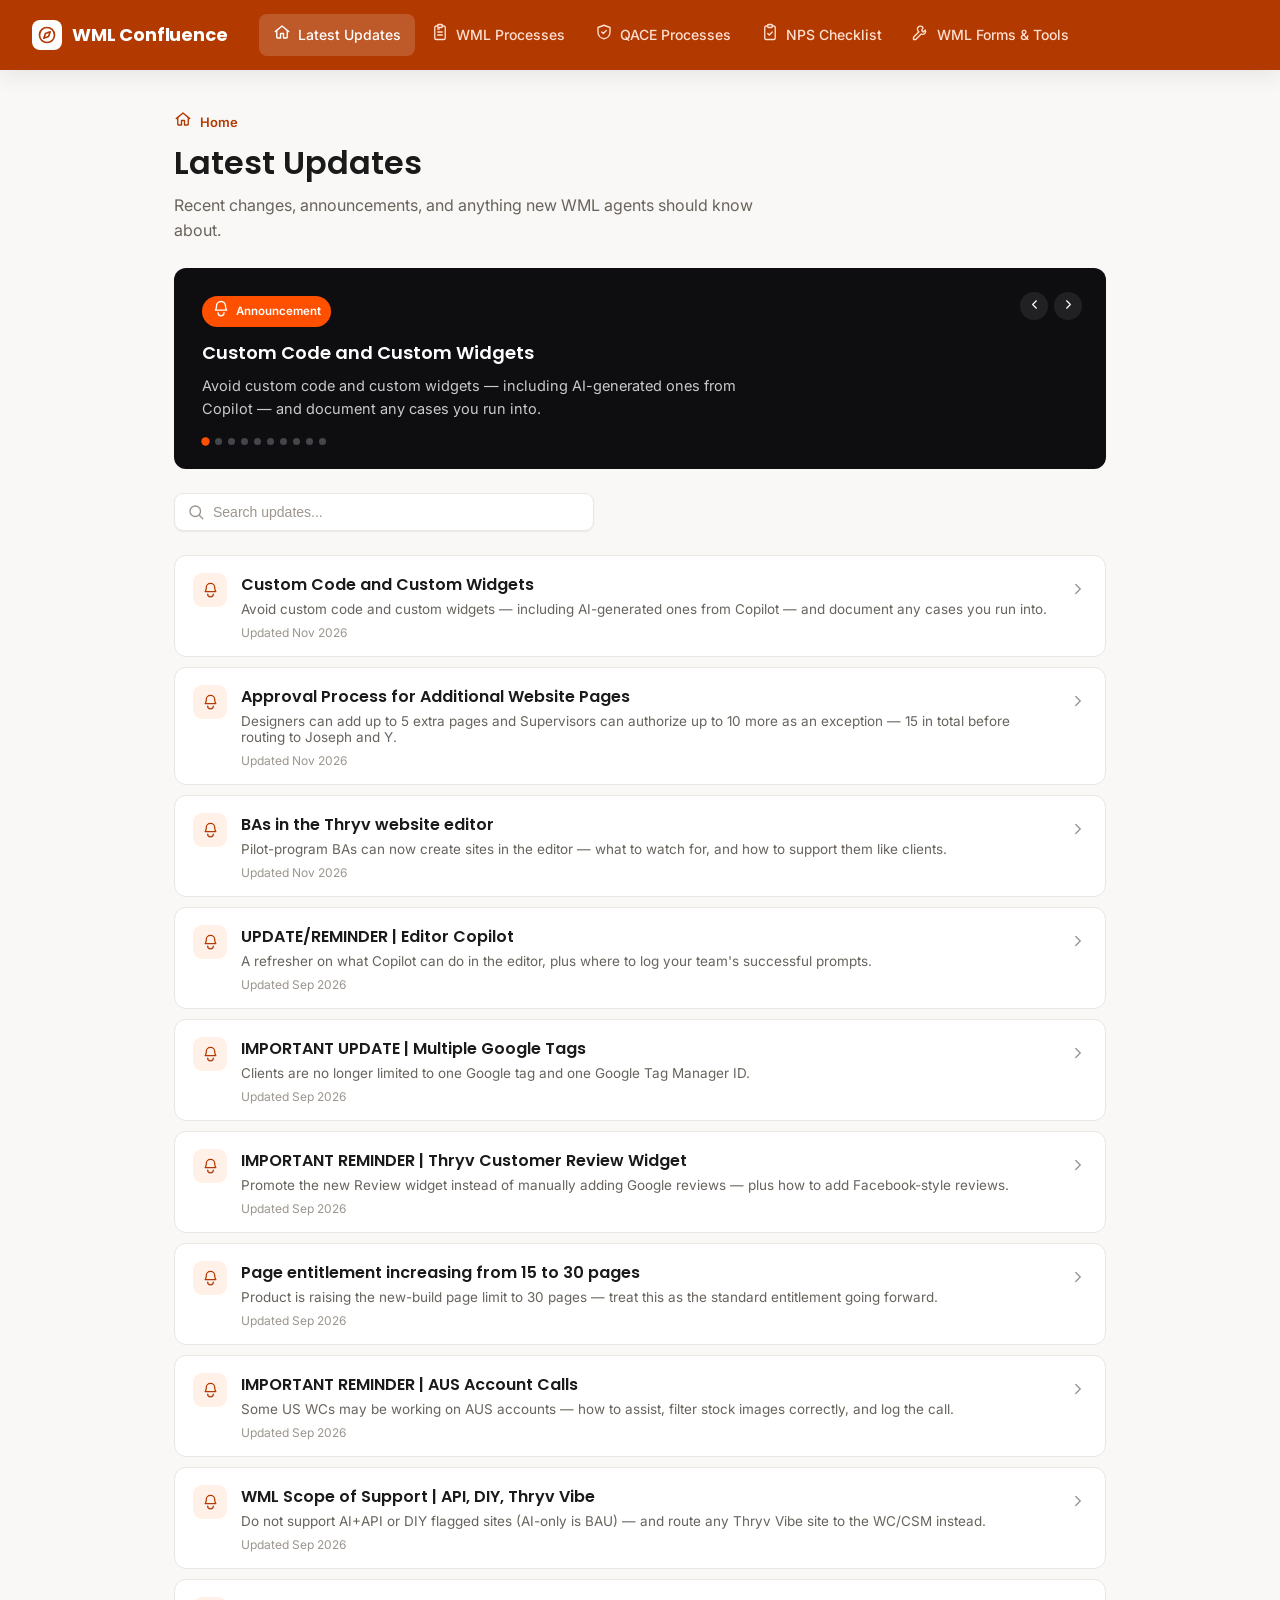
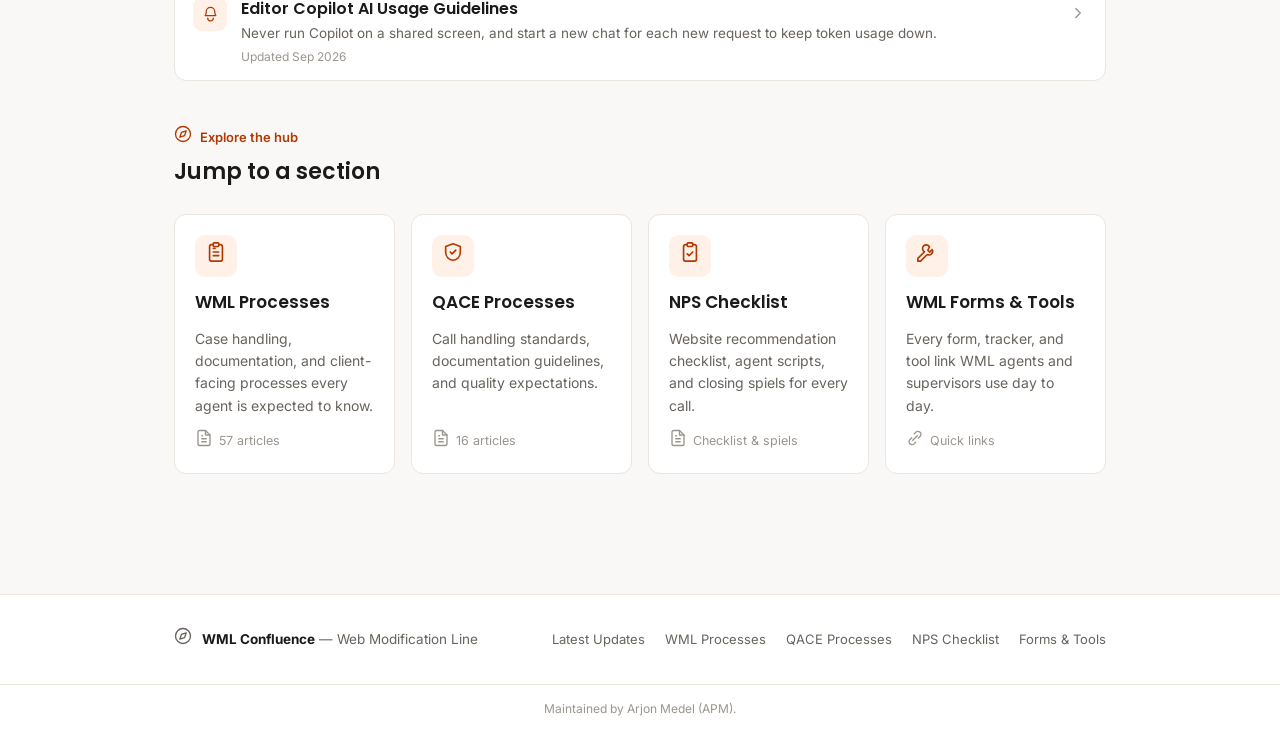
<file: index.html>
<!DOCTYPE html>
<html lang="en">
<head>
<meta charset="UTF-8">
<meta name="viewport" content="width=device-width, initial-scale=1.0">
<title>WML Confluence — Latest Updates</title>
<link rel="preconnect" href="https://fonts.googleapis.com">
<link href="https://fonts.googleapis.com/css2?family=Poppins:wght@500;600;700&family=Inter:wght@400;500;600&display=swap" rel="stylesheet">
<link rel="stylesheet" href="styles.css">
</head>
<body>

<div class="topbar">
  <div class="brand">
    <span class="brand-icon" data-icon="compass"></span>
    <span class="brand-mark">WML Confluence</span>
  </div>
  <nav class="topnav">
    <a href="index.html" class="active"><span data-icon="home"></span><span class="nav-label">Latest Updates</span></a>
    <a href="wml-processes.html"><span data-icon="clipboard-list"></span><span class="nav-label">WML Processes</span></a>
    <a href="qace-processes.html"><span data-icon="shield-check"></span><span class="nav-label">QACE Processes</span></a>
    <a href="nps-checklist.html"><span data-icon="clipboard-check"></span><span class="nav-label">NPS Checklist</span></a>
    <a href="wml-forms.html"><span data-icon="wrench"></span><span class="nav-label">WML Forms & Tools</span></a>
  </nav>
</div>

<div class="page">
  <div class="page-header">
    <div class="page-eyebrow"><span data-icon="home"></span><span>Home</span></div>
    <h1>Latest Updates</h1>
    <p class="page-desc">Recent changes, announcements, and anything new WML agents should know about.</p>
  </div>

  <div class="slider" id="slider">
    <span class="slider-tag"><span data-icon="bell"></span>Announcement</span>
    <div class="slider-track" id="sliderTrack"></div>
    <div class="slider-dots" id="sliderDots"></div>
    <div class="slider-arrows">
      <button class="slider-arrow" id="prevSlide" aria-label="Previous"><span data-icon="chevron-left"></span></button>
      <button class="slider-arrow" id="nextSlide" aria-label="Next"><span data-icon="chevron-right"></span></button>
    </div>
  </div>

  <div class="search-wrap">
    <span data-icon="search"></span>
    <input id="searchInput" class="search-input" type="text" placeholder="Search updates...">
  </div>

  <div id="content"></div>

  <div class="page-header" style="margin-top:44px;">
    <div class="page-eyebrow"><span data-icon="compass"></span><span>Explore the hub</span></div>
    <h1 style="font-size:22px;">Jump to a section</h1>
  </div>
  <div class="hub-grid">
    <a class="hub-card" href="wml-processes.html">
      <span class="hub-card-icon"><span data-icon="clipboard-list"></span></span>
      <h3>WML Processes</h3>
      <p>Case handling, documentation, and client-facing processes every agent is expected to know.</p>
      <span class="hub-card-count"><span data-icon="file-text"></span>57 articles</span>
    </a>
    <a class="hub-card" href="qace-processes.html">
      <span class="hub-card-icon"><span data-icon="shield-check"></span></span>
      <h3>QACE Processes</h3>
      <p>Call handling standards, documentation guidelines, and quality expectations.</p>
      <span class="hub-card-count"><span data-icon="file-text"></span>16 articles</span>
    </a>
    <a class="hub-card" href="nps-checklist.html">
      <span class="hub-card-icon"><span data-icon="clipboard-check"></span></span>
      <h3>NPS Checklist</h3>
      <p>Website recommendation checklist, agent scripts, and closing spiels for every call.</p>
      <span class="hub-card-count"><span data-icon="file-text"></span>Checklist &amp; spiels</span>
    </a>
    <a class="hub-card" href="wml-forms.html">
      <span class="hub-card-icon"><span data-icon="wrench"></span></span>
      <h3>WML Forms &amp; Tools</h3>
      <p>Every form, tracker, and tool link WML agents and supervisors use day to day.</p>
      <span class="hub-card-count"><span data-icon="link"></span>Quick links</span>
    </a>
  </div>
</div>

<footer class="site-footer">
  <div class="footer-inner">
    <div class="footer-brand">
      <span data-icon="compass" class="footer-brand-icon"></span>
      <span><strong>WML Confluence</strong> &mdash; Web Modification Line</span>
    </div>
    <div class="footer-links">
      <a href="index.html">Latest Updates</a>
      <a href="wml-processes.html">WML Processes</a>
      <a href="qace-processes.html">QACE Processes</a>
      <a href="nps-checklist.html">NPS Checklist</a>
      <a href="wml-forms.html">Forms &amp; Tools</a>
    </div>
  </div>
  <div class="footer-note">Maintained by Arjon Medel (APM).</div>
</footer>

<script src="icons.js"></script>
<script>
const updates = [{"id": "update-custom-code-widgets", "title": "Custom Code and Custom Widgets", "summary": "Avoid custom code and custom widgets \u2014 including AI-generated ones from Copilot \u2014 and document any cases you run into.", "author": "WML Team", "updated": "Nov 2026", "tags": ["custom code", "custom widgets", "copilot", "policy"], "body": [{"t": "p", "c": "Good day, team!"}, {"t": "p", "c": "Just a quick reminder regarding custom widgets and custom code."}, {"t": "p", "c": "We've recently encountered two back-to-back WML calls involving AI-generated custom widgets that couldn't be edited, as well as custom code that made certain widgets function in ways our platform doesn't support."}, {"t": "p", "c": "With this, please remind everyone to avoid using custom code and custom widgets when working on websites."}, {"t": "p", "c": "Also, please be extra vigilant when handling requests from WCs, BAs, or other partners involving the editing or modification of existing custom code or custom widgets."}, {"t": "p", "c": "For additional context, tools like Copilot can generate custom widgets that are specific to a single website. These may not be editable or reusable on other websites."}, {"t": "p", "c": "If you encounter similar cases, kindly document them and let us know so we can keep track and raise them accordingly."}, {"t": "link", "href": "wml-processes.html#wml-custom-code-widgets", "label": "View the full process in WML Processes \u2192"}]}, {"id": "update-page-approval-process", "title": "Approval Process for Additional Website Pages", "summary": "Designers can add up to 5 extra pages and Supervisors can authorize up to 10 more as an exception \u2014 15 in total before routing to Joseph and Y.", "author": "WML Team", "updated": "Nov 2026", "tags": ["pages", "entitlement", "approval", "supervisors"], "body": [{"t": "p", "c": "Hi Team,"}, {"t": "p", "c": "Instead of Supervisors approving 2 pages at any time, let's instead allow Supervisors to grant up to 10 additional pages as an exception. This is in addition to the 5 a designer can add, and we should encourage offering it to clients please."}, {"t": "h3", "c": "Example, for a client with 1 page add-on"}, {"t": "ul", "c": ["Base page entitlement + 1 page add-on is a max of 35 pages.", "Designer could approve 5 additional, so a max of 40.", "Designer's Supervisor can authorize 10 pages additional, so a max of 50."]}, {"t": "p", "c": "Beyond the 15 additional pages that designers and their supervisor can approve, exception requests should route to myself and Y."}, {"t": "link", "href": "wml-processes.html#wml-page-approval-process", "label": "View the full process in WML Processes \u2192"}]}, {"id": "update-bas-in-editor", "title": "BAs in the Thryv website editor", "summary": "Pilot-program BAs can now create sites in the editor \u2014 what to watch for, and how to support them like clients.", "author": "WML Team", "updated": "Nov 2026", "tags": ["bas", "editor", "pilot"], "body": [{"t": "p", "c": "Hi Team,"}, {"t": "p", "c": "Be advised, the BAs in the pilot program for editor access were just given a stealth bump in their permissions \u2013 the ability to make sites in the Thryv editor at will."}, {"t": "p", "c": "It's intended that this will only be used for prospective clients, where BAs will make a sample site for clients to view, and then will be processed as a normal build if a client likes the site and buys from Thryv."}, {"t": "h3", "c": "Please keep an eye out and let me know if you see anything out of place, such as"}, {"t": "ul", "c": ["Launching a website that does not have an FI, and seems to be BA-created", "Correcting significant errors the BA may have caused on the client's site", "BA edits to websites that are still in \u201cBuild\u201d on their FI"]}, {"t": "p", "c": "With that being said, please also treat any BAs who call in with editor access the same as we would clients. Ensure we are eager to assist, ready to provide walk-throughs, and provide education about how best to use the editor's tools. They are new to this, and are trying to be better resources for our clients, so will need help with advanced widgets."}, {"t": "p", "c": "The better partners we can help develop them into, the better Thryv and our clients will be."}, {"t": "link", "href": "wml-processes.html#wml-bas-in-editor", "label": "View the full process in WML Processes \u2192"}]}, {"id": "update-editor-copilot", "title": "UPDATE/REMINDER | Editor Copilot", "summary": "A refresher on what Copilot can do in the editor, plus where to log your team's successful prompts.", "author": "WML Team", "updated": "Sep 2026", "tags": ["editor", "copilot", "ai"], "body": [{"t": "p", "c": "Hello Team,"}, {"t": "p", "c": "Sharing this update/reminder for your reference and guidance."}, {"t": "h3", "c": "Copilot"}, {"t": "p", "c": "Copilot is the latest iteration of the editor's AI, giving significant flexibility within a website that's already been built. It's excellent at reworking AI images, making initial designs consistent, and updating sitewide colors \u2014 access it via the gem icon in the top right of the editor (different from the icon on the bottom left)."}, {"t": "p", "c": "It can create pages, edit pages, and create blog posts. Commands are page-specific unless told otherwise, and it should not be used while screen sharing with clients on calls."}, {"t": "link", "href": "https://canva.link/xceb8yxbsgbeq5c", "label": "5 Tips When Using Duda Copilot"}, {"t": "image", "src": "images/duda-copilot-tips-title.png", "alt": "5 Tips when Using Duda Copilot"}, {"t": "image", "src": "images/duda-copilot-tip1.png", "alt": "Tip 1: Be specific about where the change should happen"}, {"t": "image", "src": "images/duda-copilot-tip3.png", "alt": "Tip 3: Use ChatGPT to help build your Copilot prompt"}, {"t": "image", "src": "images/duda-copilot-tip4.png", "alt": "Tip 4: Don't ask for too many things at once"}, {"t": "image", "src": "images/duda-copilot-tip5.png", "alt": "Tip 5: Always review AI changes"}, {"t": "link", "href": "https://thryv-my.sharepoint.com/:x:/p/munozj01/IQCsMElcCpiSR6X21_LJ4-GlAaW5u1ZYkd_VLjTx79_mRPc?e=HkJ71m", "label": "Co Pilot Prompts Tracker 2026 \u2014 add your team's successful prompts"}, {"t": "link", "href": "wml-processes.html#wml-editor-copilot", "label": "View the full process in WML Processes \u2192"}]}, {"id": "update-multiple-google-tags", "title": "IMPORTANT UPDATE | Multiple Google Tags", "summary": "Clients are no longer limited to one Google tag and one Google Tag Manager ID.", "author": "WML Team", "updated": "Sep 2026", "tags": ["google analytics", "seo"], "body": [{"t": "p", "c": "Hello Team,"}, {"t": "p", "c": "Sharing this update for your reference and guidance."}, {"t": "h3", "c": "Support for multiple Google tags"}, {"t": "ul", "c": ["Clients are no longer limited to one Google tag and one Google Tag Manager ID.", "Add as many tags as the client requests, comma-separated, to the Google Tools field in the editor."]}, {"t": "link", "href": "wml-processes.html#wml-multiple-google-tags", "label": "View the full process in WML Processes \u2192"}]}, {"id": "update-review-widget", "title": "IMPORTANT REMINDER | Thryv Customer Review Widget", "summary": "Promote the new Review widget instead of manually adding Google reviews \u2014 plus how to add Facebook-style reviews.", "author": "WML Team", "updated": "Sep 2026", "tags": ["reviews", "widgets"], "body": [{"t": "p", "c": "Hello Team,"}, {"t": "p", "c": "Sharing this reminder in line with the recent release of the new Thryv Customer Review widget."}, {"t": "p", "c": "Since adding reviews or recent reviews are both part of our NPS recommendation checklist, this is our opportunity to promote the use of this new widget. Using this widget eliminates the need to manually add Google reviews to the site."}, {"t": "h3", "c": "Things to remember"}, {"t": "ul", "c": ["The Google/Yelp business profiles must be connected in the client's Thryv Marketing Center / Business Center Listings Management section. If this isn't done yet, offer to connect them with Thryv Support.", "If the feed is blank after adding the widget, the client needs to configure their listings before reviews can appear. Either transfer the client to Thryv Support, or send them the Google Business Profile guide to complete it themselves."]}, {"t": "p", "c": "We've also seen clients ask for Facebook-style reviews (name and photo visible), which we can add via an embed code from their Facebook review feed \u2014 note the embed only covers one review at a time."}, {"t": "link", "href": "wml-processes.html#wml-review-widget", "label": "View the full process in WML Processes \u2192"}]}, {"id": "update-page-entitlement-30", "title": "Page entitlement increasing from 15 to 30 pages", "summary": "Product is raising the new-build page limit to 30 pages \u2014 treat this as the standard entitlement going forward.", "author": "WML Team", "updated": "Sep 2026", "tags": ["pages", "entitlement"], "body": [{"t": "p", "c": "Heads up, our Product partners are upping the limit for new website builds from 15 pages to 30."}, {"t": "p", "c": "We're working on updating RST's page entitlement reporting and documentation, but please treat new website entitlements as 30 pages moving forward. Anywhere in our documentation, if we see 15 pages, note that it should now read 30 pages. This includes requests to add pages to existing websites."}, {"t": "p", "c": "We are still seeing average website size at 10 pages, and WCs will not encourage clients to use all 30 pages unless necessary for the client's SEO."}]}, {"id": "update-aus-accounts", "title": "IMPORTANT REMINDER | AUS Account Calls", "summary": "Some US WCs may be working on AUS accounts \u2014 how to assist, filter stock images correctly, and log the call.", "author": "WML Team", "updated": "Sep 2026", "tags": ["aus", "routing"], "body": [{"t": "p", "c": "Hi Team,"}, {"t": "p", "c": "Just a quick reminder: If you receive a call for an AUS account, please assist the customer as needed. Although these calls are rare, some US WCs may be working on AUS accounts."}, {"t": "p", "c": "AUS websites are accessible through the Thryv Editor, so we can assist with website modifications when needed. For stock images, please remember to filter the location specifically for AUS accounts to ensure we are using appropriate images."}, {"t": "p", "c": "Please make sure to log and track any AUS-related calls using the tracker below:"}, {"t": "link", "href": "https://docs.google.com/spreadsheets/d/1s4KLIYr4jpCLDHKHugyEj0sgcou-ixX9uvwk0Pqenbk/edit?usp=sharing", "label": "AUS Account Call Tracker"}, {"t": "link", "href": "wml-processes.html#wml-aus-accounts", "label": "View the full process in WML Processes \u2192"}]}, {"id": "update-scope-support-api-diy-vibe", "title": "WML Scope of Support | API, DIY, Thryv Vibe", "summary": "Do not support AI+API or DIY flagged sites (AI-only is BAU) \u2014 and route any Thryv Vibe site to the WC/CSM instead.", "author": "WML Team", "updated": "Sep 2026", "tags": ["scope of support", "api", "diy", "thryv vibe"], "body": [{"t": "p", "c": "Hi team,"}, {"t": "p", "c": "Sending a reminder regarding our scope of support when it comes to website editing."}, {"t": "p", "c": "Please be reminded that we should not support websites with AI and API flags, or anything with a DIY flag. These customers are not paying for and are not entitled to our support. If this happens, the best we can do is refer them to the BA to purchase a Professional Website product."}, {"t": "p", "c": "Please note: If the site has an AI tag only, we can proceed with the editing as BAU."}, {"t": "image", "src": "images/wml-scope-labels.png", "alt": "Project list with the AI, API, and DIY labels and Editor 2.0 tag circled"}, {"t": "p", "c": "You may also encounter \u201cThryv Vibe.\u201d As per Joseph, we should not be receiving these sites yet, as they are currently for testing only. If this happens, the best we can do is refer the customer to the WC or CSM assigned to the account."}, {"t": "p", "c": "Sample site: https://siteeditor.thryv.com/home/vibe/9baea442"}, {"t": "image", "src": "images/wml-thryv-vibe.png", "alt": "Thryv Vibe site editor showing the Canvas, Code, and Manage tabs"}, {"t": "link", "href": "wml-processes.html#wml-scope-support-api-diy-vibe", "label": "View the full process in WML Processes \u2192"}]}, {"id": "update-copilot-usage-guidelines", "title": "Editor Copilot AI Usage Guidelines", "summary": "Never run Copilot on a shared screen, and start a new chat for each new request to keep token usage down.", "author": "WML Team", "updated": "Sep 2026", "tags": ["copilot", "editor", "ai"], "body": [{"t": "p", "c": "Hi Team,"}, {"t": "p", "c": "Sending this reminder for your reference. Please make sure to follow these guidelines when using Copilot:"}, {"t": "ul", "c": ["Do not use Copilot in a window where you are sharing your screen with clients. If you\u2019d like to use Copilot on a call, open up another tab for the website on a screen you\u2019re not sharing, and just refresh the tab you\u2019re sharing after Copilot completes its task.", "Remember to clear our chat history or start a new chat when you have new Copilot requests. Chat history increases token usage. You should click the tri-dot at the top of Copilot, then the \u201cNew chat\u201d button. Old chats can be deleted by clicking the tri-dot next to them."]}, {"t": "image", "src": "images/wml-copilot-newchat.png", "alt": "Copilot panel showing recent chat history and the New chat button"}, {"t": "link", "href": "wml-processes.html#wml-copilot-usage-guidelines", "label": "View the full process in WML Processes \u2192"}]}];
const slides = updates.map(u => ({ title: u.title, body: u.summary }));

let slideIndex = 0;
let currentUpdate = null;
let searchQuery = '';

function escapeHtml(s){
  return String(s).replace(/&/g,'&amp;').replace(/</g,'&lt;').replace(/>/g,'&gt;');
}

function renderSlider(){
  const track = document.getElementById('sliderTrack');
  const dots = document.getElementById('sliderDots');
  if (slides.length === 0){
    track.innerHTML = '<div class="slide active"><h3>No announcements yet</h3><p>This slider is ready to go \u2014 the first announcement posted here will appear automatically.</p></div>';
    dots.innerHTML = '';
    return;
  }
  track.innerHTML = slides.map((s, i) =>
    '<div class="slide' + (i === slideIndex ? ' active' : '') + '"><h3>' + escapeHtml(s.title) + '</h3><p>' + escapeHtml(s.body) + '</p></div>'
  ).join('');
  dots.innerHTML = slides.map((s, i) =>
    '<button class="slider-dot' + (i === slideIndex ? ' active' : '') + '" data-i="' + i + '" aria-label="Slide ' + (i+1) + '"></button>'
  ).join('');
  dots.querySelectorAll('.slider-dot').forEach(d => {
    d.addEventListener('click', () => { slideIndex = parseInt(d.dataset.i); renderSlider(); });
  });
}

document.getElementById('prevSlide').addEventListener('click', () => {
  if (slides.length === 0) return;
  slideIndex = (slideIndex - 1 + slides.length) % slides.length;
  renderSlider();
});
document.getElementById('nextSlide').addEventListener('click', () => {
  if (slides.length === 0) return;
  slideIndex = (slideIndex + 1) % slides.length;
  renderSlider();
});

function renderArticleBody(body){
  return body.map(block => {
    if (block.t === 'p') return '<p>' + escapeHtml(block.c) + '</p>';
    if (block.t === 'h3') return '<h3>' + escapeHtml(block.c) + '</h3>';
    if (block.t === 'ul') return '<ul>' + block.c.map(li => '<li>' + escapeHtml(li) + '</li>').join('') + '</ul>';
    if (block.t === 'link') return '<a class="body-link" href="' + escapeHtml(block.href) + '">' + escapeHtml(block.label) + '</a>';
    if (block.t === 'image') return '<img class="body-image" src="' + escapeHtml(block.src) + '" alt="' + escapeHtml(block.alt || '') + '">';
    return '';
  }).join('');
}

function buildArticleRow(article){
  const row = document.createElement('button');
  row.className = 'article-row';
  row.style.cssText = 'cursor:pointer;';
  row.innerHTML =
    '<span class="article-row-icon">' + icon('bell') + '</span>' +
    '<span class="article-row-body">' +
      '<span class="article-title">' + escapeHtml(article.title) + '</span>' +
      '<div class="article-summary">' + escapeHtml(article.summary) + '</div>' +
      '<div class="article-meta">Updated ' + escapeHtml(article.updated) + '</div>' +
    '</span>' +
    '<span class="article-row-chevron">' + icon('chevron-right') + '</span>';
  row.addEventListener('click', () => {
    currentUpdate = article.id;
    searchQuery = '';
    document.getElementById('searchInput').value = '';
    render();
  });
  return row;
}

function render(){
  const content = document.getElementById('content');
  content.innerHTML = '';

  if (updates.length === 0){
    const empty = document.createElement('div');
    empty.className = 'empty-state';
    empty.innerHTML = '<div class="empty-state-icon">' + icon('file-text') + '</div><h2>No updates posted yet</h2>';
    content.appendChild(empty);
    return;
  }

  if (currentUpdate){
    const article = updates.find(a => a.id === currentUpdate);
    const crumb = document.createElement('button');
    crumb.className = 'crumb';
    crumb.innerHTML = icon('chevron-left') + '<span>Back to all updates</span>';
    crumb.addEventListener('click', () => { currentUpdate = null; render(); });
    content.appendChild(crumb);

    const detail = document.createElement('div');
    detail.className = 'article-detail';
    detail.innerHTML =
      '<div class="article-header"><h1>' + escapeHtml(article.title) + '</h1>' +
      '<div class="article-byline">Updated ' + escapeHtml(article.updated) + '.</div></div>' +
      '<div class="article-body">' + renderArticleBody(article.body) + '</div>';
    content.appendChild(detail);
    return;
  }

  const q = searchQuery.trim().toLowerCase();
  const list = q
    ? updates.filter(a => (a.title + ' ' + a.summary + ' ' + a.tags.join(' ')).toLowerCase().includes(q))
    : updates;

  if (q){
    const heading = document.createElement('div');
    heading.style.cssText = 'color:var(--text-muted);font-size:14px;margin-top:20px;';
    heading.textContent = list.length + ' result' + (list.length === 1 ? '' : 's') + ' for "' + searchQuery + '"';
    content.appendChild(heading);
  }

  if (list.length === 0){
    const empty = document.createElement('div');
    empty.className = 'empty-state no-border';
    empty.innerHTML = '<div class="empty-state-icon">' + icon('search') + '</div><h2>Nothing found</h2><p>Try a different keyword.</p>';
    content.appendChild(empty);
    return;
  }

  const listEl = document.createElement('div');
  listEl.className = 'article-list';
  list.forEach(a => listEl.appendChild(buildArticleRow(a)));
  content.appendChild(listEl);
}

document.getElementById('searchInput').addEventListener('input', (e) => {
  searchQuery = e.target.value;
  currentUpdate = null;
  render();
});

applyIcons();
renderSlider();
render();
</script>
</body>
</html>
</file>
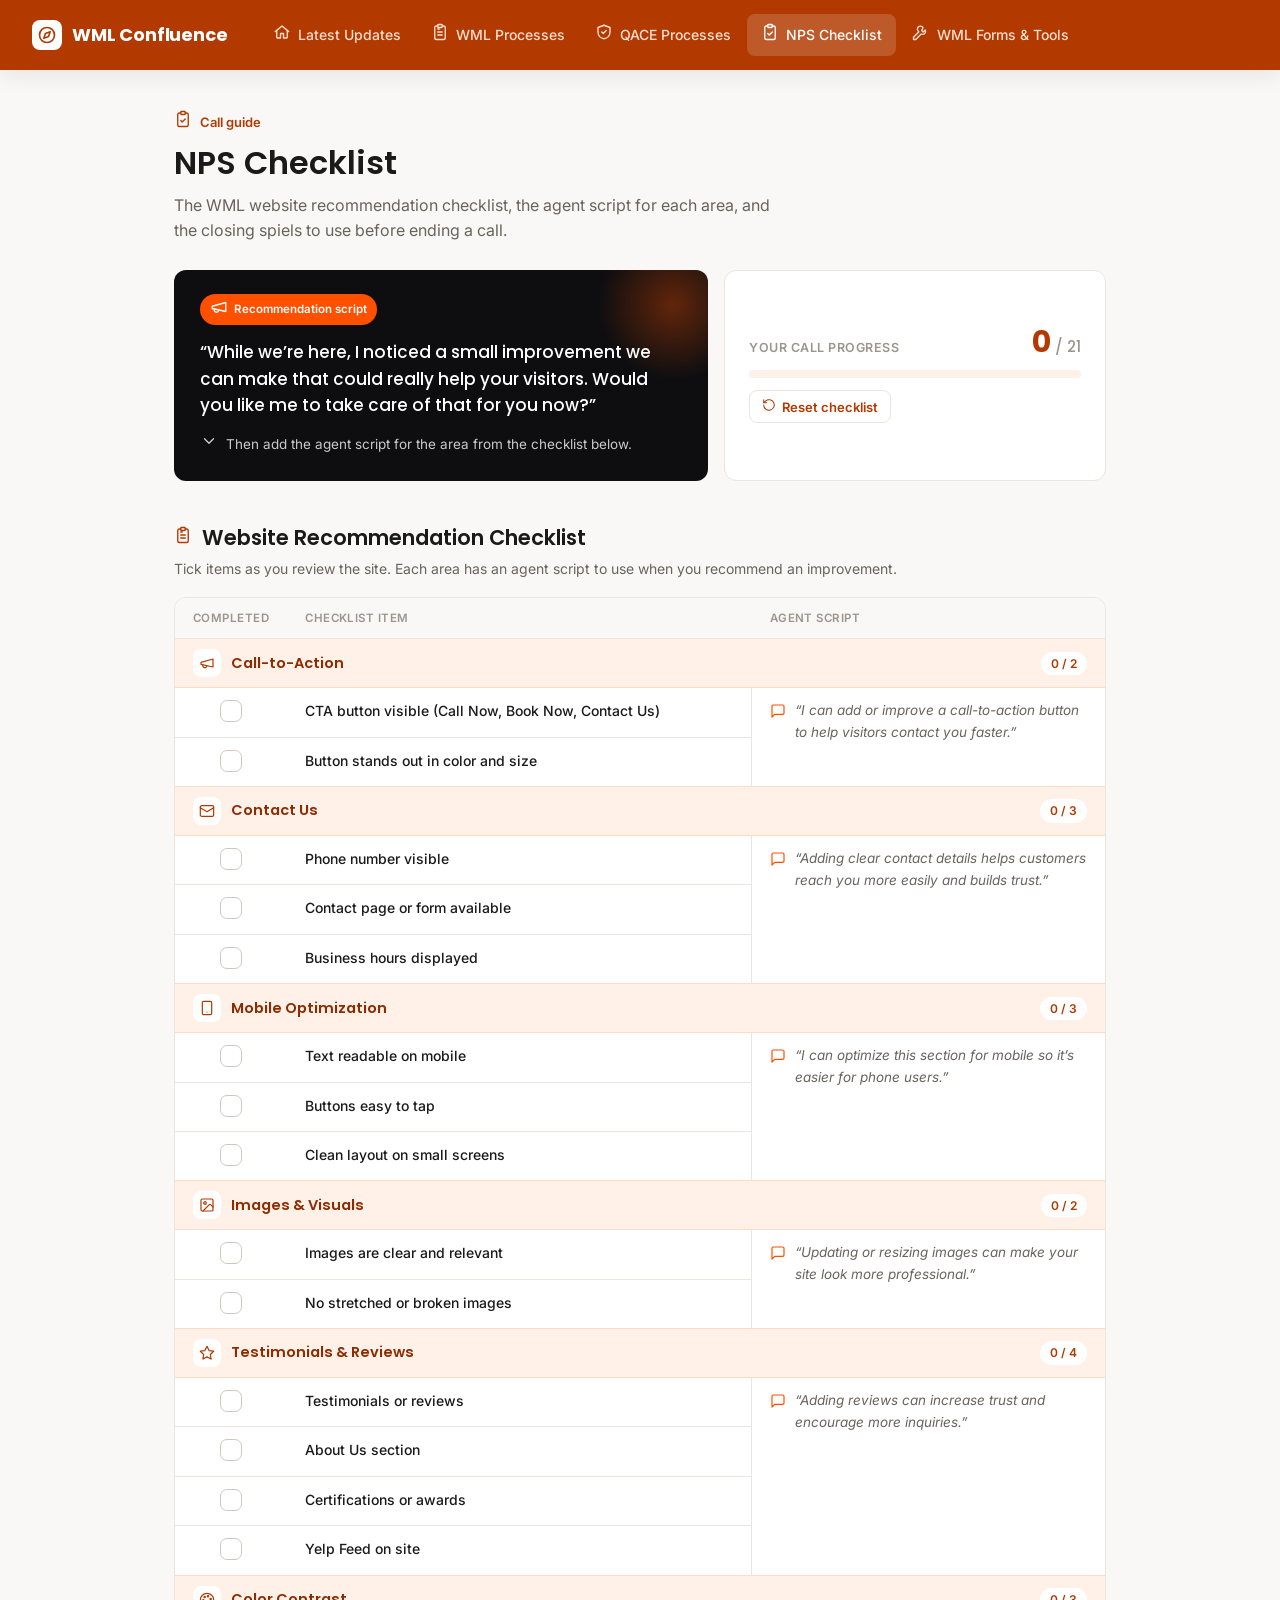
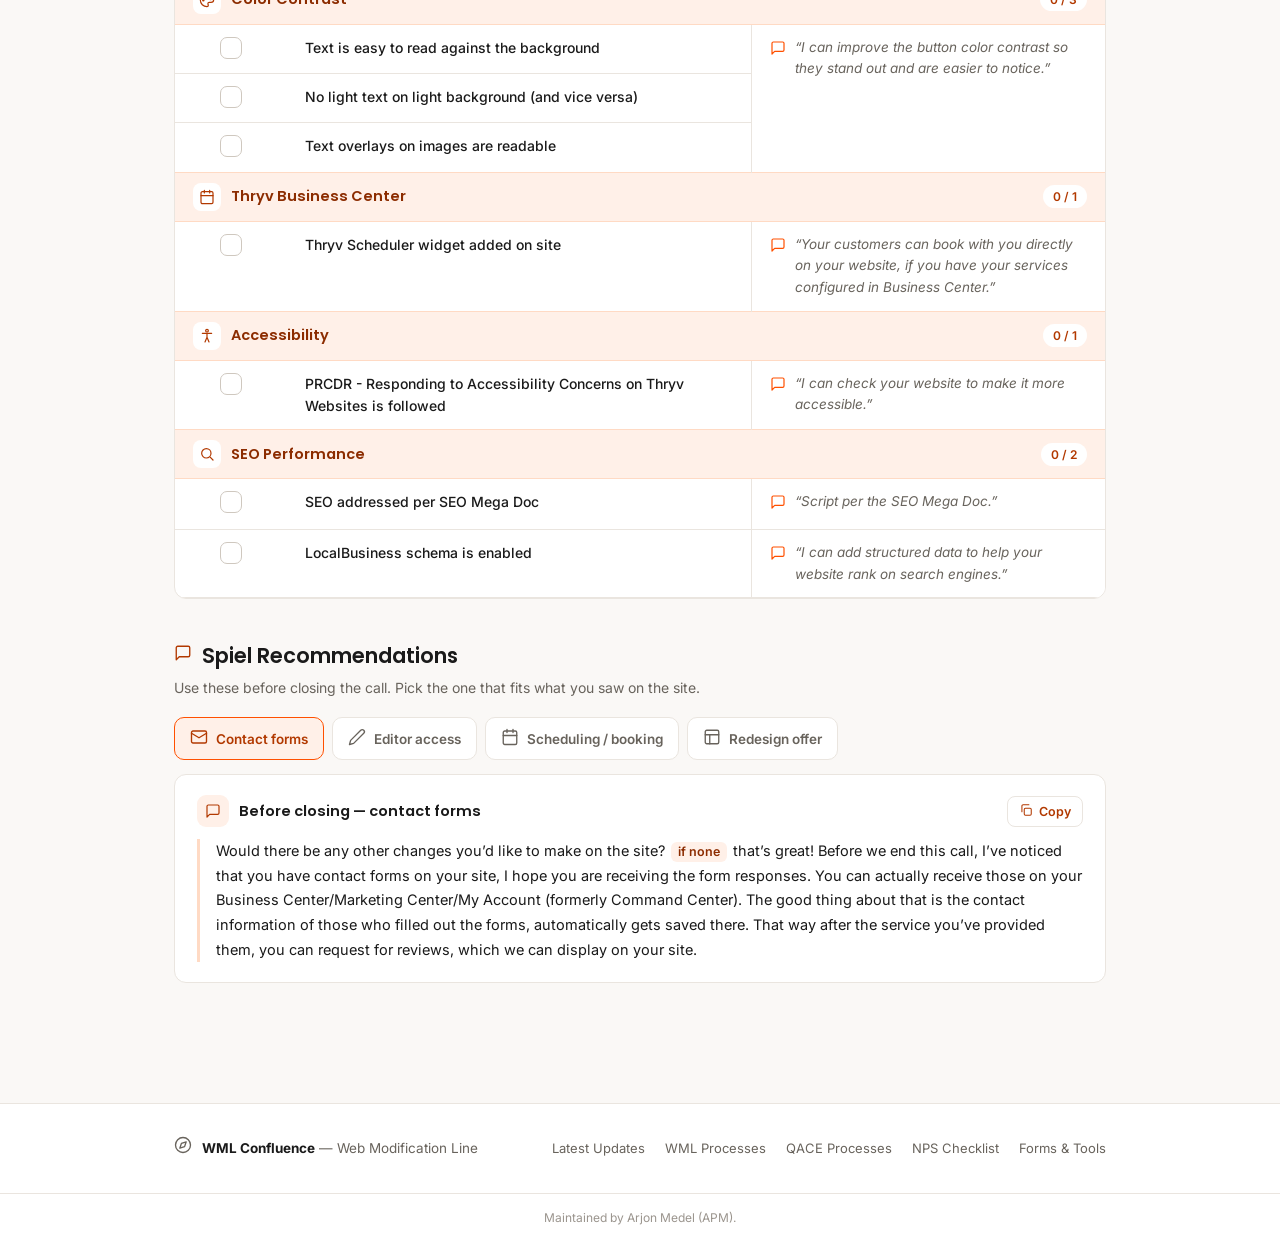
<file: nps-checklist.html>
<!DOCTYPE html>
<html lang="en">
<head>
<meta charset="UTF-8">
<meta name="viewport" content="width=device-width, initial-scale=1.0">
<title>WML Confluence — NPS Checklist</title>
<link rel="preconnect" href="https://fonts.googleapis.com">
<link href="https://fonts.googleapis.com/css2?family=Poppins:wght@500;600;700&family=Inter:wght@400;500;600&display=swap" rel="stylesheet">
<link rel="stylesheet" href="styles.css">
</head>
<body>

<div class="topbar">
  <div class="brand">
    <span class="brand-icon" data-icon="compass"></span>
    <span class="brand-mark">WML Confluence</span>
  </div>
  <nav class="topnav">
    <a href="index.html"><span data-icon="home"></span><span class="nav-label">Latest Updates</span></a>
    <a href="wml-processes.html"><span data-icon="clipboard-list"></span><span class="nav-label">WML Processes</span></a>
    <a href="qace-processes.html"><span data-icon="shield-check"></span><span class="nav-label">QACE Processes</span></a>
    <a href="nps-checklist.html" class="active"><span data-icon="clipboard-check"></span><span class="nav-label">NPS Checklist</span></a>
    <a href="wml-forms.html"><span data-icon="wrench"></span><span class="nav-label">WML Forms & Tools</span></a>
  </nav>
</div>

<div class="page">
  <div class="page-header">
    <div class="page-eyebrow"><span data-icon="clipboard-check"></span><span>Call guide</span></div>
    <h1>NPS Checklist</h1>
    <p class="page-desc">The WML website recommendation checklist, the agent script for each area, and the closing spiels to use before ending a call.</p>
  </div>

  <div class="nps-hero">
    <div class="script-card">
      <span class="script-tag"><span data-icon="megaphone"></span>Recommendation script</span>
      <blockquote>“While we’re here, I noticed a small improvement we can make that could really help your visitors. Would you like me to take care of that for you now?”</blockquote>
      <p class="script-note"><span data-icon="chevron-down"></span>Then add the agent script for the area from the checklist below.</p>
    </div>
    <div class="progress-card">
      <div class="progress-top"><span class="progress-label">Your call progress</span><span class="progress-num"><span id="doneNum">0</span><small> / <span id="totalNum">0</span></small></span></div>
      <div class="progress-bar"><div class="progress-fill" id="progFill"></div></div>
      <button class="reset-btn" id="resetBtn" type="button"><span data-icon="rotate-ccw"></span>Reset checklist</button>
    </div>
  </div>

  <div class="section-title"><span class="page-eyebrow" style="margin:0"><span data-icon="clipboard-list"></span></span><h2>Website Recommendation Checklist</h2></div>
  <p class="section-sub">Tick items as you review the site. Each area has an agent script to use when you recommend an improvement.</p>

  <div class="check-card">
    <div class="check-table-wrap">
      <table class="check-table" id="checkTable">
        <thead><tr><th class="col-done">Completed</th><th>Checklist item</th><th>Agent script</th></tr></thead>
        <tbody>
<tr class="area-row" data-area><td colspan="3"><div class="area-label"><span class="area-ic" data-icon="megaphone"></span><span>Call-to-Action</span><span class="area-count" data-count>0 / 2</span></div></td></tr>
<tr class="item-row"><td class="td-done"><label class="chk"><input type="checkbox" data-id="c1" aria-label="CTA button visible (Call Now, Book Now, Contact Us)"><span class="box" data-icon="check"></span></label></td><td class="td-item">CTA button visible (Call Now, Book Now, Contact Us)</td><td class="td-script" rowspan="2"><div class="script-line"><span data-icon="message-square"></span><span>“I can add or improve a call-to-action button to help visitors contact you faster.”</span></div></td></tr>
<tr class="item-row"><td class="td-done"><label class="chk"><input type="checkbox" data-id="c2" aria-label="Button stands out in color and size"><span class="box" data-icon="check"></span></label></td><td class="td-item">Button stands out in color and size</td></tr>
<tr class="area-row" data-area><td colspan="3"><div class="area-label"><span class="area-ic" data-icon="mail"></span><span>Contact Us</span><span class="area-count" data-count>0 / 3</span></div></td></tr>
<tr class="item-row"><td class="td-done"><label class="chk"><input type="checkbox" data-id="c3" aria-label="Phone number visible"><span class="box" data-icon="check"></span></label></td><td class="td-item">Phone number visible</td><td class="td-script" rowspan="3"><div class="script-line"><span data-icon="message-square"></span><span>“Adding clear contact details helps customers reach you more easily and builds trust.”</span></div></td></tr>
<tr class="item-row"><td class="td-done"><label class="chk"><input type="checkbox" data-id="c4" aria-label="Contact page or form available"><span class="box" data-icon="check"></span></label></td><td class="td-item">Contact page or form available</td></tr>
<tr class="item-row"><td class="td-done"><label class="chk"><input type="checkbox" data-id="c5" aria-label="Business hours displayed"><span class="box" data-icon="check"></span></label></td><td class="td-item">Business hours displayed</td></tr>
<tr class="area-row" data-area><td colspan="3"><div class="area-label"><span class="area-ic" data-icon="smartphone"></span><span>Mobile Optimization</span><span class="area-count" data-count>0 / 3</span></div></td></tr>
<tr class="item-row"><td class="td-done"><label class="chk"><input type="checkbox" data-id="c6" aria-label="Text readable on mobile"><span class="box" data-icon="check"></span></label></td><td class="td-item">Text readable on mobile</td><td class="td-script" rowspan="3"><div class="script-line"><span data-icon="message-square"></span><span>“I can optimize this section for mobile so it’s easier for phone users.”</span></div></td></tr>
<tr class="item-row"><td class="td-done"><label class="chk"><input type="checkbox" data-id="c7" aria-label="Buttons easy to tap"><span class="box" data-icon="check"></span></label></td><td class="td-item">Buttons easy to tap</td></tr>
<tr class="item-row"><td class="td-done"><label class="chk"><input type="checkbox" data-id="c8" aria-label="Clean layout on small screens"><span class="box" data-icon="check"></span></label></td><td class="td-item">Clean layout on small screens</td></tr>
<tr class="area-row" data-area><td colspan="3"><div class="area-label"><span class="area-ic" data-icon="image"></span><span>Images &amp; Visuals</span><span class="area-count" data-count>0 / 2</span></div></td></tr>
<tr class="item-row"><td class="td-done"><label class="chk"><input type="checkbox" data-id="c9" aria-label="Images are clear and relevant"><span class="box" data-icon="check"></span></label></td><td class="td-item">Images are clear and relevant</td><td class="td-script" rowspan="2"><div class="script-line"><span data-icon="message-square"></span><span>“Updating or resizing images can make your site look more professional.”</span></div></td></tr>
<tr class="item-row"><td class="td-done"><label class="chk"><input type="checkbox" data-id="c10" aria-label="No stretched or broken images"><span class="box" data-icon="check"></span></label></td><td class="td-item">No stretched or broken images</td></tr>
<tr class="area-row" data-area><td colspan="3"><div class="area-label"><span class="area-ic" data-icon="star"></span><span>Testimonials &amp; Reviews</span><span class="area-count" data-count>0 / 4</span></div></td></tr>
<tr class="item-row"><td class="td-done"><label class="chk"><input type="checkbox" data-id="c11" aria-label="Testimonials or reviews"><span class="box" data-icon="check"></span></label></td><td class="td-item">Testimonials or reviews</td><td class="td-script" rowspan="4"><div class="script-line"><span data-icon="message-square"></span><span>“Adding reviews can increase trust and encourage more inquiries.”</span></div></td></tr>
<tr class="item-row"><td class="td-done"><label class="chk"><input type="checkbox" data-id="c12" aria-label="About Us section"><span class="box" data-icon="check"></span></label></td><td class="td-item">About Us section</td></tr>
<tr class="item-row"><td class="td-done"><label class="chk"><input type="checkbox" data-id="c13" aria-label="Certifications or awards"><span class="box" data-icon="check"></span></label></td><td class="td-item">Certifications or awards</td></tr>
<tr class="item-row"><td class="td-done"><label class="chk"><input type="checkbox" data-id="c14" aria-label="Yelp Feed on site"><span class="box" data-icon="check"></span></label></td><td class="td-item">Yelp Feed on site</td></tr>
<tr class="area-row" data-area><td colspan="3"><div class="area-label"><span class="area-ic" data-icon="palette"></span><span>Color Contrast</span><span class="area-count" data-count>0 / 3</span></div></td></tr>
<tr class="item-row"><td class="td-done"><label class="chk"><input type="checkbox" data-id="c15" aria-label="Text is easy to read against the background"><span class="box" data-icon="check"></span></label></td><td class="td-item">Text is easy to read against the background</td><td class="td-script" rowspan="3"><div class="script-line"><span data-icon="message-square"></span><span>“I can improve the button color contrast so they stand out and are easier to notice.”</span></div></td></tr>
<tr class="item-row"><td class="td-done"><label class="chk"><input type="checkbox" data-id="c16" aria-label="No light text on light background (and vice versa)"><span class="box" data-icon="check"></span></label></td><td class="td-item">No light text on light background (and vice versa)</td></tr>
<tr class="item-row"><td class="td-done"><label class="chk"><input type="checkbox" data-id="c17" aria-label="Text overlays on images are readable"><span class="box" data-icon="check"></span></label></td><td class="td-item">Text overlays on images are readable</td></tr>
<tr class="area-row" data-area><td colspan="3"><div class="area-label"><span class="area-ic" data-icon="calendar"></span><span>Thryv Business Center</span><span class="area-count" data-count>0 / 1</span></div></td></tr>
<tr class="item-row"><td class="td-done"><label class="chk"><input type="checkbox" data-id="c18" aria-label="Thryv Scheduler widget added on site"><span class="box" data-icon="check"></span></label></td><td class="td-item">Thryv Scheduler widget added on site</td><td class="td-script" rowspan="1"><div class="script-line"><span data-icon="message-square"></span><span>“Your customers can book with you directly on your website, if you have your services configured in Business Center.”</span></div></td></tr>
<tr class="area-row" data-area><td colspan="3"><div class="area-label"><span class="area-ic" data-icon="accessibility"></span><span>Accessibility</span><span class="area-count" data-count>0 / 1</span></div></td></tr>
<tr class="item-row"><td class="td-done"><label class="chk"><input type="checkbox" data-id="c19" aria-label="PRCDR - Responding to Accessibility Concerns on Thryv Websites is followed"><span class="box" data-icon="check"></span></label></td><td class="td-item">PRCDR - Responding to Accessibility Concerns on Thryv Websites is followed</td><td class="td-script" rowspan="1"><div class="script-line"><span data-icon="message-square"></span><span>“I can check your website to make it more accessible.”</span></div></td></tr>
<tr class="area-row" data-area><td colspan="3"><div class="area-label"><span class="area-ic" data-icon="search"></span><span>SEO Performance</span><span class="area-count" data-count>0 / 2</span></div></td></tr>
<tr class="item-row"><td class="td-done"><label class="chk"><input type="checkbox" data-id="c20" aria-label="SEO addressed per SEO Mega Doc"><span class="box" data-icon="check"></span></label></td><td class="td-item">SEO addressed per SEO Mega Doc</td><td class="td-script" rowspan="1"><div class="script-line"><span data-icon="message-square"></span><span>“Script per the SEO Mega Doc.”</span></div></td></tr>
<tr class="item-row"><td class="td-done"><label class="chk"><input type="checkbox" data-id="c21" aria-label="LocalBusiness schema is enabled"><span class="box" data-icon="check"></span></label></td><td class="td-item">LocalBusiness schema is enabled</td><td class="td-script" rowspan="1"><div class="script-line"><span data-icon="message-square"></span><span>“I can add structured data to help your website rank on search engines.”</span></div></td></tr>
        </tbody>
      </table>
    </div>
  </div>

  <div class="section-title"><span class="page-eyebrow" style="margin:0"><span data-icon="message-square"></span></span><h2>Spiel Recommendations</h2></div>
  <p class="section-sub">Use these before closing the call. Pick the one that fits what you saw on the site.</p>

  <div class="spiel-tabs" role="tablist">
    <button class="spiel-tab active" data-tab="0" role="tab"><span data-icon="mail"></span><span class="tab-label">Contact forms</span></button><button class="spiel-tab" data-tab="1" role="tab"><span data-icon="pencil"></span><span class="tab-label">Editor access</span></button><button class="spiel-tab" data-tab="2" role="tab"><span data-icon="calendar"></span><span class="tab-label">Scheduling / booking</span></button><button class="spiel-tab" data-tab="3" role="tab"><span data-icon="layout"></span><span class="tab-label">Redesign offer</span></button>
  </div>
  <div class="spiel-panel active" data-panel="0"><div class="spiel-card"><div class="spiel-head"><span class="spiel-ic" data-icon="message-square"></span><span class="spiel-variant">Before closing — contact forms</span><button class="copy-btn" type="button"><span data-icon="copy"></span><span class="copy-label">Copy</span></button></div><p class="spiel-text" data-raw="Would there be any other changes you’d like to make on the site? (if none) that’s great! Before we end this call, I’ve noticed that you have contact forms on your site, I hope you are receiving the form responses. You can actually receive those on your Business Center/Marketing Center/My Account (formerly Command Center). The good thing about that is the contact information of those who filled out the forms, automatically gets saved there. That way after the service you’ve provided them, you can request for reviews, which we can display on your site."></p></div></div><div class="spiel-panel" data-panel="1"><div class="spiel-card"><div class="spiel-head"><span class="spiel-ic" data-icon="message-square"></span><span class="spiel-variant">Before closing — website editor access</span><button class="copy-btn" type="button"><span data-icon="copy"></span><span class="copy-label">Copy</span></button></div><p class="spiel-text" data-raw="Would there be any other changes you’d like to make on the site? (if none) Great! Before we end this call, we appreciate your interest in learning to make changes on the site yourself. If you have the time, you can also access this website editor on your Business Center/Marketing Center/My Account (formerly Command Center). If you want to make some edits and you need assistance in doing so, please give us a call and we’ll definitely walk you through it."></p></div></div><div class="spiel-panel" data-panel="2"><div class="spiel-card"><div class="spiel-head"><span class="spiel-ic" data-icon="message-square"></span><span class="spiel-variant">Option A — offer to connect</span><button class="copy-btn" type="button"><span data-icon="copy"></span><span class="copy-label">Copy</span></button></div><p class="spiel-text" data-raw="Would there be any other changes you’d like to make on the site? (if none) Great! Before we end this call, while editing your site earlier, I’ve noticed that you offer multiple services on your site. If you don’t have a booking or scheduling system set up yet, we have that option available for you on your Business Center. I can connect you over to our Thryv Support team to have that set up for you and they can also talk to you about the other features that your business can benefit from. If you have the time, I can connect you over to them or I can give you their phone number, so you can reach out to them when you’re available. Which would you prefer?"></p></div><div class="spiel-card"><div class="spiel-head"><span class="spiel-ic" data-icon="message-square"></span><span class="spiel-variant">Option B — busy-schedule angle</span><button class="copy-btn" type="button"><span data-icon="copy"></span><span class="copy-label">Copy</span></button></div><p class="spiel-text" data-raw="Would there be any other changes you’d like to make on the site? (if none) Great! Before we end this call, while editing your site earlier, I’ve noticed that you offer multiple services on your site. I’m sure sometimes scheduling those appointments gets hectic. You actually have a scheduling/booking feature available on your Business Center. Our Thryv Support team can help you set this up. If you have the time, I can connect you over to them or I can give you their phone number, so you can reach out to them when you’re available. Which would you prefer?"></p></div></div><div class="spiel-panel" data-panel="3"><div class="spiel-card"><div class="spiel-head"><span class="spiel-ic" data-icon="message-square"></span><span class="spiel-variant">Version 1 — if they say yes</span><button class="copy-btn" type="button"><span data-icon="copy"></span><span class="copy-label">Copy</span></button></div><p class="spiel-text" data-raw="Would there be any other changes you’d like to make on the site? (if none) Great! Before we end this call, we’ve done multiple changes on your site today, if you are interested, we’d like to offer a redesign of your site, where a dedicated consultant will speak with you on everything you want to refresh on your site. Not to worry, this is available for you with no additional cost. (if yes) Perfect! I can connect you with our Thryv Support to schedule that consultation, would that be okay with you?"></p></div><div class="spiel-card"><div class="spiel-head"><span class="spiel-ic" data-icon="message-square"></span><span class="spiel-variant">Version 2 — if they’ll think about it</span><button class="copy-btn" type="button"><span data-icon="copy"></span><span class="copy-label">Copy</span></button></div><p class="spiel-text" data-raw="Would there be any other changes you’d like to make on the site? (if none) Great! Before we end this call, we’ve done multiple changes on your site today, if you are interested, we’d like to offer a redesign of your site, where a dedicated consultant will speak with you on everything you want to refresh on your site. Not to worry, this is available for you with no additional cost. (if they say they’ll think about it) That’s great Mr./Ms. (Client) let me give you this link, where you can check and see some Thryv showcase sites that you might want to consider for that possible refresh- websites.thryv.info."></p></div><div class="spiel-card"><div class="spiel-head"><span class="spiel-ic" data-icon="message-square"></span><span class="spiel-variant">Version 3 — if they say not today</span><button class="copy-btn" type="button"><span data-icon="copy"></span><span class="copy-label">Copy</span></button></div><p class="spiel-text" data-raw="Would there be any other changes you’d like to make on the site? (if none) Great! Before we end this call, we’ve done multiple changes on your site today, if you are interested, we’d like to offer a free redesign of your site, where a dedicated consultant will speak with you everything you want to refresh on your site. Not to worry, this is available for you with no additional cost. (if they say not today) Let me give you this link, where you can check and see some Thryv showcase sites, just in case- websites.thryv.info"></p></div></div>
</div>

<footer class="site-footer">
  <div class="footer-inner">
    <div class="footer-brand">
      <span data-icon="compass" class="footer-brand-icon"></span>
      <span><strong>WML Confluence</strong> &mdash; Web Modification Line</span>
    </div>
    <div class="footer-links">
      <a href="index.html">Latest Updates</a>
      <a href="wml-processes.html">WML Processes</a>
      <a href="qace-processes.html">QACE Processes</a>
      <a href="nps-checklist.html">NPS Checklist</a>
      <a href="wml-forms.html">Forms &amp; Tools</a>
    </div>
  </div>
  <div class="footer-note">Maintained by Arjon Medel (APM).</div>
</footer>
<script src="icons.js"></script>
<script>
applyIcons();

/* ---- checklist ---- */
const boxes = Array.from(document.querySelectorAll('#checkTable input[type=checkbox]'));
const KEY = 'wml-nps-checklist';
let saved = {};
try { saved = JSON.parse(localStorage.getItem(KEY) || '{}'); } catch(e) {}

function refresh(){
  const done = boxes.filter(b => b.checked).length;
  document.getElementById('doneNum').textContent = done;
  document.getElementById('totalNum').textContent = boxes.length;
  document.getElementById('progFill').style.width = (boxes.length ? done / boxes.length * 100 : 0) + '%';
  boxes.forEach(b => b.closest('tr').classList.toggle('done', b.checked));
  document.querySelectorAll('tr.area-row').forEach(area => {
    let tr = area.nextElementSibling, total = 0, ok = 0;
    while (tr && !tr.classList.contains('area-row')) {
      const cb = tr.querySelector('input[type=checkbox]');
      if (cb) { total++; if (cb.checked) ok++; }
      tr = tr.nextElementSibling;
    }
    area.querySelector('[data-count]').textContent = ok + ' / ' + total;
  });
}
boxes.forEach(b => {
  b.checked = !!saved[b.dataset.id];
  b.addEventListener('change', () => {
    saved[b.dataset.id] = b.checked;
    try { localStorage.setItem(KEY, JSON.stringify(saved)); } catch(e) {}
    refresh();
  });
});
document.getElementById('resetBtn').addEventListener('click', () => {
  boxes.forEach(b => b.checked = false);
  saved = {};
  try { localStorage.removeItem(KEY); } catch(e) {}
  refresh();
});
refresh();

/* ---- spiels ---- */
function esc(s){ return s.replace(/&/g,'&amp;').replace(/</g,'&lt;').replace(/>/g,'&gt;'); }
document.querySelectorAll('.spiel-text').forEach(p => {
  const raw = p.dataset.raw;
  p.innerHTML = esc(raw).replace(/\((if [^)]*)\)/gi, '<span class="cond">$1</span>');
  p.closest('.spiel-card').querySelector('.copy-btn').addEventListener('click', function(){
    const btn = this, label = btn.querySelector('.copy-label');
    const done = () => { btn.classList.add('copied'); label.textContent = 'Copied'; setTimeout(() => { btn.classList.remove('copied'); label.textContent = 'Copy'; }, 1500); };
    if (navigator.clipboard && navigator.clipboard.writeText) {
      navigator.clipboard.writeText(raw).then(done).catch(() => {});
    } else {
      const ta = document.createElement('textarea'); ta.value = raw; document.body.appendChild(ta); ta.select();
      try { document.execCommand('copy'); done(); } catch(e) {} ta.remove();
    }
  });
});
document.querySelectorAll('.spiel-tab').forEach(t => {
  t.addEventListener('click', () => {
    document.querySelectorAll('.spiel-tab').forEach(x => x.classList.toggle('active', x === t));
    document.querySelectorAll('.spiel-panel').forEach(p => p.classList.toggle('active', p.dataset.panel === t.dataset.tab));
  });
});
</script>
</body>
</html>
</file>
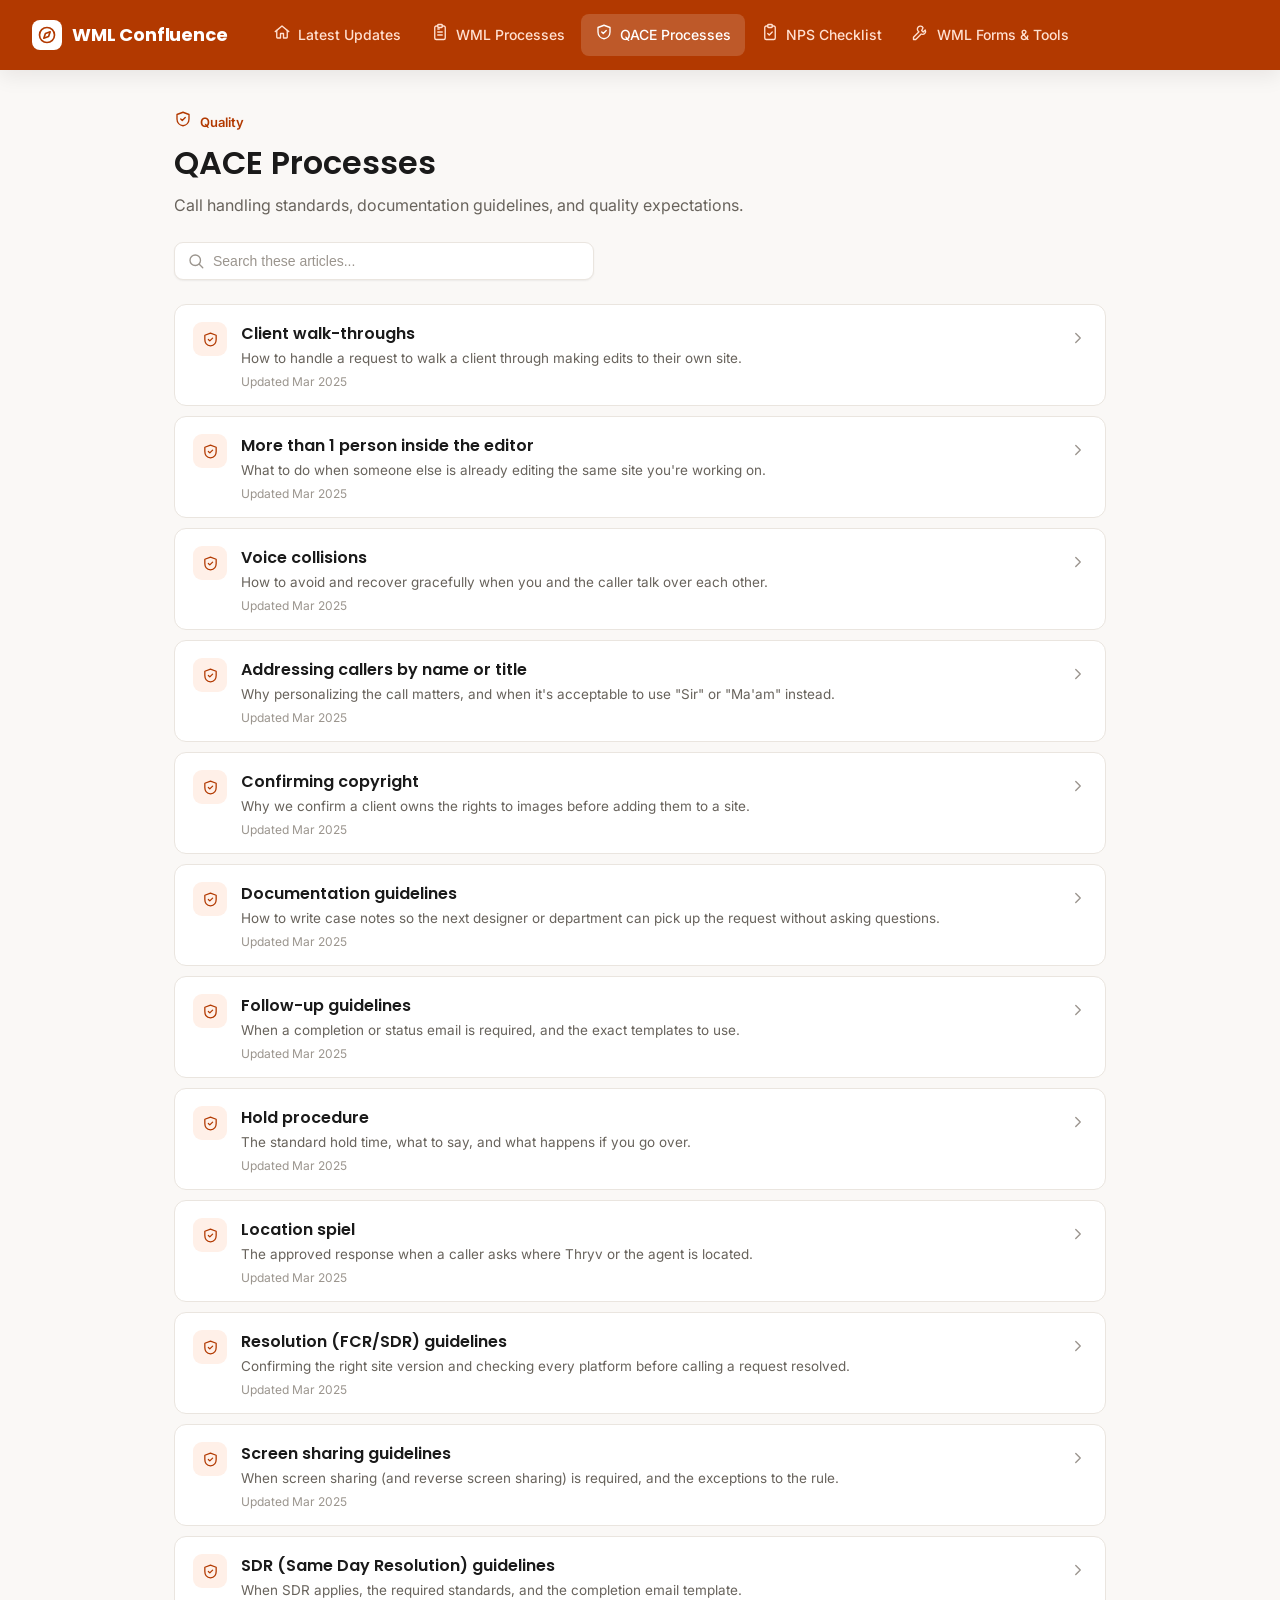
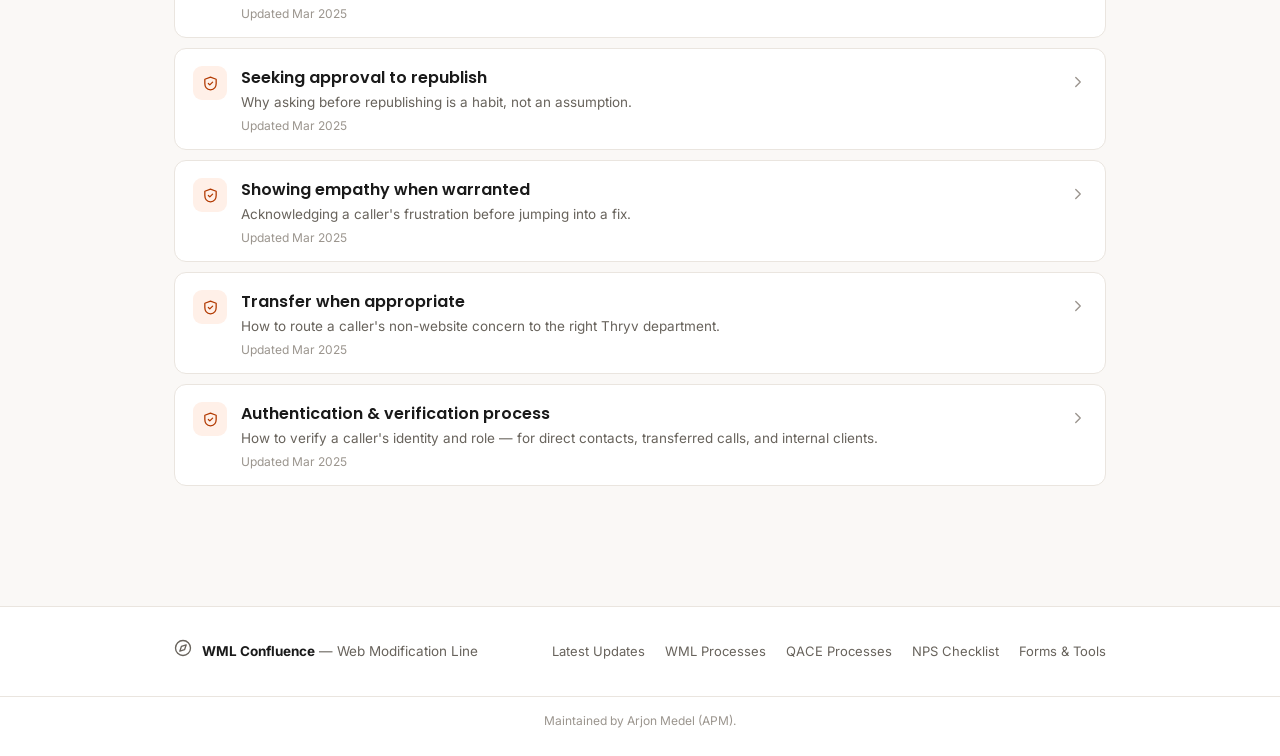
<file: qace-processes.html>
<!DOCTYPE html>
<html lang="en">
<head>
<meta charset="UTF-8">
<meta name="viewport" content="width=device-width, initial-scale=1.0">
<title>WML Confluence — QACE Processes</title>
<link rel="preconnect" href="https://fonts.googleapis.com">
<link href="https://fonts.googleapis.com/css2?family=Poppins:wght@500;600;700&family=Inter:wght@400;500;600&display=swap" rel="stylesheet">
<link rel="stylesheet" href="styles.css">
</head>
<body>

<div class="topbar">
  <div class="brand">
    <span class="brand-icon" data-icon="compass"></span>
    <span class="brand-mark">WML Confluence</span>
  </div>
  <nav class="topnav">
    <a href="index.html"><span data-icon="home"></span><span class="nav-label">Latest Updates</span></a>
    <a href="wml-processes.html"><span data-icon="clipboard-list"></span><span class="nav-label">WML Processes</span></a>
    <a href="qace-processes.html" class="active"><span data-icon="shield-check"></span><span class="nav-label">QACE Processes</span></a>
    <a href="nps-checklist.html"><span data-icon="clipboard-check"></span><span class="nav-label">NPS Checklist</span></a>
    <a href="wml-forms.html"><span data-icon="wrench"></span><span class="nav-label">WML Forms & Tools</span></a>
  </nav>
</div>

<div class="page">
  <div class="page-header">
    <div class="page-eyebrow"><span data-icon="shield-check"></span><span>Quality</span></div>
    <h1>QACE Processes</h1>
    <p class="page-desc">Call handling standards, documentation guidelines, and quality expectations.</p>
  </div>

  <div class="search-wrap">
    <span data-icon="search"></span>
    <input id="searchInput" class="search-input" type="text" placeholder="Search these articles...">
  </div>

  <div id="content"></div>
</div>

<footer class="site-footer">
  <div class="footer-inner">
    <div class="footer-brand">
      <span data-icon="compass" class="footer-brand-icon"></span>
      <span><strong>WML Confluence</strong> &mdash; Web Modification Line</span>
    </div>
    <div class="footer-links">
      <a href="index.html">Latest Updates</a>
      <a href="wml-processes.html">WML Processes</a>
      <a href="qace-processes.html">QACE Processes</a>
      <a href="nps-checklist.html">NPS Checklist</a>
      <a href="wml-forms.html">Forms &amp; Tools</a>
    </div>
  </div>
  <div class="footer-note">Maintained by Arjon Medel (APM).</div>
</footer>

<script src="icons.js"></script>
<script>
const articles = [{"id": "qace-client-walkthroughs", "title": "Client walk-throughs", "summary": "How to handle a request to walk a client through making edits to their own site.", "author": "QACE Team", "updated": "Mar 2025", "tags": ["call handling"], "body": [{"t": "p", "c": "When a client calls in requesting a walk-through on how to make edits to the site, follow these steps for a more efficient way of handling the request."}, {"t": "h3", "c": "Offer to show the client how to do it first"}, {"t": "p", "c": "Not all clients are tech-savvy and would immediately catch on to steps given verbally. Show them how it is done first, so they already have an idea before trying it themselves. This works best when screen sharing."}, {"t": "ul", "c": ["Sample spiel: \"I can definitely show you how to do it Mr. (Client). If you don't mind, I'll do it for you first, then after, you can try doing it on your own, would that be okay with you?\""]}, {"t": "h3", "c": "If they are already familiar with the editor"}, {"t": "p", "c": "Proceed with the usual walk-through."}, {"t": "ul", "c": ["Sample spiel: \"I can definitely walk you through Mr. (Client). Are you already logged in on the website editor? Where would you like to start?\""]}]}, {"id": "qace-multiple-editors", "title": "More than 1 person inside the editor", "summary": "What to do when someone else is already editing the same site you're working on.", "author": "QACE Team", "updated": "Mar 2025", "tags": ["call handling", "editor"], "body": [{"t": "p", "c": "Take note of the following when you encounter a scenario where another person is inside the editor while you are making changes. The editor will show a banner warning that editing the same site at the same time is not recommended."}, {"t": "h3", "c": "If it is the external client you are speaking with"}, {"t": "p", "c": "Ask them to exit the editor, as having 2 people in there at the same time might cause errors or issues while making the changes."}, {"t": "h3", "c": "If it is an external client, but you are speaking with an internal client (BA/CSM/WC/TSS/PS calling on a client's behalf)"}, {"t": "p", "c": "Ask them to advise the client to exit the editor, for the same reason."}, {"t": "h3", "c": "If it is another WML or offline designer"}, {"t": "p", "c": "Message them in Teams to confirm if they are still making additional changes or finishing up on a modification request. Once confirmed that they are done, have them exit the editor."}]}, {"id": "qace-voice-collisions", "title": "Voice collisions", "summary": "How to avoid and recover gracefully when you and the caller talk over each other.", "author": "QACE Team", "updated": "Mar 2025", "tags": ["call handling", "soft skills"], "body": [{"t": "h3", "c": "What are voice collisions?"}, {"t": "ul", "c": ["Happens when both you and the caller are speaking at the same time.", "When the speaker is still speaking yet you cut them off and speak over them (can be intentional or not)."]}, {"t": "h3", "c": "What do you do to avoid it?"}, {"t": "ul", "c": ["When the caller is speaking, allow them to finish what they are trying to say before addressing or answering the concern.", "When you start speaking and they speak at the same time, PAUSE and allow them to finish their statement.", "Always practice the PAUSE."]}, {"t": "h3", "c": "Suggested spiels"}, {"t": "ul", "c": ["\"I'm sorry for that Mr. (Client), please go ahead.\"", "\"Sorry, I didn't mean to talk over you Mr. (Client), please continue.\"", "\"It seems there is a delay on our audio. Let me apologize in advance if it sounds like I'm talking over you Mr. (Client).\""]}]}, {"id": "qace-address-by-name", "title": "Addressing callers by name or title", "summary": "Why personalizing the call matters, and when it's acceptable to use \"Sir\" or \"Ma'am\" instead.", "author": "QACE Team", "updated": "Mar 2025", "tags": ["soft skills", "quality"], "body": [{"t": "p", "c": "One of the things we can do to show our eagerness to assist is to build a personalized interaction with our callers. Addressing them by their name helps create that comfortable atmosphere."}, {"t": "h3", "c": "Things to consider to achieve this behavior"}, {"t": "ul", "c": ["As a means to personalize the call, agent must refer to the caller by their name or title if there is a title indicated on the related contacts in SF, or if the caller mentioned it upon introducing themselves.", "Designer to address the caller by name at least ONCE during the duration of the call, after asking for their name during the verification process.", "It is acceptable to use \"Ma'am\" or \"Sir\" if it is followed by the caller's name."]}]}, {"id": "qace-copyright-confirmation", "title": "Confirming copyright", "summary": "Why we confirm a client owns the rights to images before adding them to a site.", "author": "QACE Team", "updated": "Mar 2025", "tags": ["compliance"], "body": [{"t": "h3", "c": "Why is it important to confirm copyright?"}, {"t": "ul", "c": ["This is to make sure that the client owns the rights, or has the rights, to use the images that are to be added on the site.", "Helps avoid any possible legal action towards Thryv for displaying photos or images on the website without the consent of the owner of those photos or images."]}, {"t": "h3", "c": "How to confirm copyright on a call"}, {"t": "p", "c": "Sample spiel: \"I can definitely add those to your site Mr. Client. Just wanted to confirm if you have the rights to use these images?\""}, {"t": "p", "c": "The only time we no longer need to confirm if they have the rights is if they proactively say that they own those images or have taken those images themselves."}]}, {"id": "qace-documentation-guidelines", "title": "Documentation guidelines", "summary": "How to write case notes so the next designer or department can pick up the request without asking questions.", "author": "QACE Team", "updated": "Mar 2025", "tags": ["documentation", "case notes"], "body": [{"t": "h3", "c": "Indicate the page where the changes were made"}, {"t": "ul", "c": ["Naming the page gives the next designer or department a clear reference to locate the applied changes.", "The only exception is if the change was specific to the header, footer, or a pop-up not created for a specific page.", "If a change was made to a specific platform (tablet or mobile), indicate that in the case notes too.", "For multiple changes on one page, add the page name at the top, then list the bullet points of the changes made below it."]}, {"t": "h3", "c": "Links, images, and attachments"}, {"t": "ul", "c": ["If a link was provided through Zoom chat or Teams, indicate it in the case notes as well.", "If images or documents were sent through Zoom chat or Teams, attach them to the case notes.", "When you add a backup of the site, indicate \"Before\" and \"After\" and add these to the case notes."]}, {"t": "h3", "c": "Other documentation rules"}, {"t": "ul", "c": ["For multiple modification requests, specify each change separately in the case notes.", "Add any additional context \u2014 for example, if you transferred the call to another department, or tried calling back after a disconnect but couldn't reach the client.", "Add a detailed account of the request in both the Description and Resolution sections.", "Best practice: use the same content for Description and Resolution so you can copy and paste rather than writing two versions.", "Include the Preview Link in the case notes.", "Make sure the case status is \"Closed\" to avoid the case aging."]}, {"t": "h3", "c": "Documentation template"}, {"t": "ul", "c": ["Record Type: Product Support/Fulfillment", "Primary Reason: Thryv", "Tertiary: refer to tertiary reasons guidelines", "Notify Case Originator: select the checkbox", "Status: Closed", "Case Origin: Phone", "Priority: Low/Medium", "Subject: \"Post Launch Mods - <Website URL>\" (URL required)", "Description: list all change requests in a numbered or bulleted format"]}, {"t": "h3", "c": "Example case notes format"}, {"t": "ul", "c": ["Caller name:", "Phone:", "CID:", "Account Name:", "Issue:", "Resolution:", "WD:", "Back Up Naming Convention:", "Preview Link:", "Domain link:", "Modification request done through a call --- nothing follows ---"]}]}, {"id": "qace-followup-guidelines", "title": "Follow-up guidelines", "summary": "When a completion or status email is required, and the exact templates to use.", "author": "QACE Team", "updated": "Mar 2025", "tags": ["documentation", "sdr"], "body": [{"t": "ul", "c": ["Applies to SDR \u2014 make sure to send a follow-up/completion email to your caller once the modifications are done.", "Attach your email to the case notes. If it is not attached, it did not happen.", "For cases endorsed to the offline team, always send a follow-up email to the caller regardless of whether the modifications are completed or not.", "If you promised to send an email about any other concern not addressed on the call, that email should also be attached to the case notes in SF.", "If you were speaking to an internal client (BA, WC, TSS, CSM, etc.) and they ask for a Teams message instead of email, take a screenshot of the message once done and attach it to the case notes."]}, {"t": "h3", "c": "Completion email template"}, {"t": "p", "c": "Hello (Caller),"}, {"t": "p", "c": "Thanks for contacting the Web Maintenance Team. We wanted to let you know that your requested website modifications are complete."}, {"t": "p", "c": "\u2022 (list the changes made on the website)"}, {"t": "p", "c": "site link:"}, {"t": "p", "c": "preview link:"}, {"t": "p", "c": "We're here to help, so feel free to give us a call between 8am to 7pm Mon-Fri CST and Sat 10am to 4pm at 844.99.THRYV (844.998.4798) and press option 3. Thanks for trusting Thryv to help your business. We look forward to working with you."}, {"t": "p", "c": "Please do not reply to this email thread. For additional inquiries or modifications please send us a new email at webmaintenance@thryv.com"}, {"t": "p", "c": "Sincerely, Web Maintenance Team"}, {"t": "h3", "c": "Not-yet-complete template (within 24\u201348 hour window)"}, {"t": "p", "c": "Hello (Caller),"}, {"t": "p", "c": "Thanks for contacting the Web Maintenance Team. We wanted to provide an update on your modification request. We are still currently working on completing the changes. We apologize for the delay and inconvenience. Please expect an email from us within 24-48 hours for update/completion of your request."}, {"t": "p", "c": "(Same closing as above: hours, phone number, webmaintenance@thryv.com, and sign-off.)"}]}, {"id": "qace-hold-procedure", "title": "Hold procedure", "summary": "The standard hold time, what to say, and what happens if you go over.", "author": "QACE Team", "updated": "Mar 2025", "tags": ["call handling"], "body": [{"t": "p", "c": "Follow these steps when placing a call on hold:"}, {"t": "ul", "c": ["Standard hold time is 2 minutes.", "Advise the client as to why there is a need to place the call on hold.", "Provide the standard timeframe of 2 minutes.", "Get back with the client on or before the given timeframe ends.", "If more time is needed, get back with the client first and advise them you need more time, then ask if you can place the call on hold for another 2 minutes.", "Always thank the client for patiently waiting after coming back from the hold."]}, {"t": "p", "c": "Exceeding the 2-minute threshold will be a markdown on Professional Service."}]}, {"id": "qace-location-spiel", "title": "Location spiel", "summary": "The approved response when a caller asks where Thryv or the agent is located.", "author": "QACE Team", "updated": "Mar 2025", "tags": ["call handling", "spiels"], "body": [{"t": "p", "c": "How to handle the \"Where are you located at?\" question:"}, {"t": "p", "c": "\"Mr./Ms. (caller) I appreciate you asking, Thryv headquarters is located in Dallas, Texas.\""}, {"t": "p", "c": "If the caller asks a follow-up question to dig deeper, respond with:"}, {"t": "p", "c": "\"For security purposes, we are unable to disclose our specific location.\""}, {"t": "p", "c": "Continue the conversation with a strong assurance-of-help statement, such as: \"Don't worry, I am more than able to assist you with your concern,\" or any similar wording."}]}, {"id": "qace-resolution-guidelines", "title": "Resolution (FCR/SDR) guidelines", "summary": "Confirming the right site version and checking every platform before calling a request resolved.", "author": "QACE Team", "updated": "Mar 2025", "tags": ["fcr", "sdr", "resolution"], "body": [{"t": "p", "c": "Confirm the \"site\" version or the domain/URL link to be updated. Some accounts have more than one site on the editor, and redesigned sites may have multiple site versions \u2014 always confirm which one before making changes."}, {"t": "h3", "c": "FCR vs. SDR"}, {"t": "ul", "c": ["FCR (First Call Resolution) \u2014 changes completed within the call.", "SDR (Same Day Resolution) \u2014 for requests that cannot be completed within the call."]}, {"t": "h3", "c": "Business information updates"}, {"t": "ul", "c": ["If the request updates business information (business hours, logo, address, phone number, or email address), confirm whether the Thryv Listings need to be, or already were, updated.", "Check and confirm if the account has a Thryv ID \u2014 this only applies if the information updated was the main or primary business information.", "If confirmed they have NOT yet updated the Thryv Listings, offer to transfer to TSS.", "If the caller says they'll update it themselves or call TSS later, there is no need to insist on the transfer.", "If the caller is in a hurry and asks you to call TSS on their behalf after the call, make sure to follow through."]}, {"t": "h3", "c": "Check all locations of contact info"}, {"t": "ul", "c": ["Check header, footer, and the contact page.", "Check the navigation menu for tablet and mobile platforms.", "If the phone number is updated, make sure to update the \"Click to Call\" icon on the mobile header.", "Double-check whether phone numbers are linked to \"Click to Call,\" addresses are linked to a map, and emails are linked to open an email window."]}, {"t": "h3", "c": "Check all platforms"}, {"t": "ul", "c": ["Once done with modifications on desktop, confirm the changes were applied accurately to tablet and mobile as well.", "This applies no matter how simple the change was (e.g., an image or text change) \u2014 checking all platforms prevents a callback just to fix the others.", "If it can't be done within the call because the caller is in a hurry, check it during your wrap-up time."]}]}, {"id": "qace-screen-sharing", "title": "Screen sharing guidelines", "summary": "When screen sharing (and reverse screen sharing) is required, and the exceptions to the rule.", "author": "QACE Team", "updated": "Mar 2025", "tags": ["call handling", "screen share"], "body": [{"t": "p", "c": "Before doing the modification request, the agent MUST offer screen sharing with the caller. Regardless of how simple the change is, screen sharing must still be offered."}, {"t": "p", "c": "Sample spiel: \"Would like to do screen sharing, so that you can see the modifications being done live?\""}, {"t": "h3", "c": "How to offer it"}, {"t": "ul", "c": ["External clients \u2014 best practice is to send the Zoom invite link to the email on file in Salesforce. If they don't have access to that email, they can open zoom.us in their browser using your meeting ID and passcode.", "Internal clients \u2014 best practice is the Zoom invite process. If Zoom isn't available, send the invite link to Teams instead (Teams is for screen sharing only \u2014 call audio must still be on 8x8 for recording purposes)."]}, {"t": "p", "c": "If, after offering, the caller says \"It's up to you, I'm good either way,\" you can proceed without screen sharing: \"In that case, we can definitely proceed with the modifications, then after we can just refresh the site to check if everything is good. Would that be okay with you?\""}, {"t": "h3", "c": "When screen sharing is not necessary"}, {"t": "ul", "c": ["Caller is driving, currently walking out the door, or outside.", "Caller proactively says they don't need screen sharing.", "Caller proactively says they are not in front of a computer.", "Caller proactively says they are only on mobile/phone.", "Caller is in a hurry and proactively asks for the changes to be done offline.", "The only request is to gain website editor access via the Client Management section."]}, {"t": "h3", "c": "Reverse screen sharing"}, {"t": "p", "c": "This applies when the caller sees a constant error you can't see on your end, when the site looks fine on your end but not theirs, or when there's a process the caller needs to follow to provide information (e.g., locating a Google Analytics code)."}, {"t": "ul", "c": ["Instruct the caller to close any confidential information on their screen or browser first, since it may be recorded.", "Unshare your own screen first before asking them to share theirs.", "Advise them they can stop sharing at any time using the \"Stop Share\" button on the Zoom toolbar."]}, {"t": "p", "c": "Sample spiel: \"For me to better assist you on this, would you mind sharing your screen with me? So that I would be able to see what error you are getting. Kindly close any confidential information you might have open on your screen first, as this may be recorded. Kindly click on the share screen button on the bottom of our zoom meeting. Then click on the entire screen, then click on share again. Also, at any point if you wish to stop the screen share, just click on 'Stop Share' at the top of your screen.\""}]}, {"id": "qace-sdr-guidelines", "title": "SDR (Same Day Resolution) guidelines", "summary": "When SDR applies, the required standards, and the completion email template.", "author": "QACE Team", "updated": "Mar 2025", "tags": ["sdr"], "body": [{"t": "h3", "c": "When SDR applies"}, {"t": "ul", "c": ["Caller is in a hurry and asks for the changes to be completed offline.", "Requested changes cannot be completed on the call, prompting you to offer SDR.", "You are almost done with the changes, but the caller needs to get off the phone and asks you to just send a message once they're done."]}, {"t": "h3", "c": "SDR standards to meet"}, {"t": "ul", "c": ["Provide the SDR timeframe of 24\u201348 hours.", "Advise the caller you will send an email once the modifications are completed.", "Confirm the email address listed in SF \u2014 if they prefer a different one, ask for it.", "Send the completion email to the confirmed address."]}, {"t": "p", "c": "Recommended spiel: \"Mr. Client, thank you for providing all the details about your request, just to inform you, the standard timeframe for this is 24-48 hours, but rest assured I will be prioritizing this after our call and will send you an email once it's done.\""}, {"t": "h3", "c": "Completion email template"}, {"t": "p", "c": "Same template as the Follow-Up Guidelines completion email \u2014 subject covers the changes made, includes site and preview links, and closes with Web Maintenance Team contact hours and the webmaintenance@thryv.com address."}]}, {"id": "qace-approval-republish", "title": "Seeking approval to republish", "summary": "Why asking before republishing is a habit, not an assumption.", "author": "QACE Team", "updated": "Mar 2025", "tags": ["call handling", "quality"], "body": [{"t": "h3", "c": "Make it a habit"}, {"t": "ul", "c": ["Once done with the modifications and checking all platforms to make sure changes were applied correctly, always ask the caller if it's good to republish.", "Even if they are in a hurry, always make sure to get their approval before republishing.", "Getting approval and assuming the site is ready are two different things."]}, {"t": "p", "c": "Correct: \"Would you like me to republish the site?\""}, {"t": "p", "c": "Incorrect: \"Let me republish the site now.\" / \"I'll republish the site now.\""}, {"t": "h3", "c": "Why it matters"}, {"t": "ul", "c": ["Confirms the client is good with how the changes look before making them live.", "Some callers won't want the changes republished yet \u2014 they may need confirmation from someone else first.", "If you miss seeking approval, you cannot republish \u2014 meaning the changes you made won't be reflected on the live site, which is what clients actually check."]}]}, {"id": "qace-empathy", "title": "Showing empathy when warranted", "summary": "Acknowledging a caller's frustration before jumping into a fix.", "author": "QACE Team", "updated": "Mar 2025", "tags": ["soft skills", "quality"], "body": [{"t": "h3", "c": "Make it a habit"}, {"t": "ul", "c": ["Acknowledge and empathize, especially if the caller shares a negative experience \u2014 related to Thryv departments' service, the site's design/layout, or a personal negative experience \u2014 before providing assurance statements.", "Respond appropriately to the caller's emotion with empathy statements such as \"I'm sorry to hear that,\" or \"Oh, that's good to hear!\" for a positive experience.", "Do this PRIOR to making the website changes or addressing the concern \u2014 empathizing first shows the caller their feelings aren't being invalidated."]}, {"t": "h3", "c": "Sample spiels"}, {"t": "ul", "c": ["\"I apologize for the inconvenience Mr. (Caller), I'll make sure that is corrected for you right away. Can you please tell me what those changes were?\"", "\"I really sorry to hear that Mr. (Caller), let me see what I can do to have that fixed for you. Can you please give me the phone number associated to the account?\""]}]}, {"id": "qace-transfer-appropriate", "title": "Transfer when appropriate", "summary": "How to route a caller's non-website concern to the right Thryv department.", "author": "QACE Team", "updated": "Mar 2025", "tags": ["call handling", "transfer"], "body": [{"t": "p", "c": "The Web Maintenance team can only assist with website modification requests, but it's unavoidable that a caller might raise other concerns better resolved by another Thryv department."}, {"t": "ul", "c": ["Actively listen to their concern. Probe to fully understand the issue so you can identify the correct department that can help.", "Offer to transfer or connect them to that department. If they agree, transfer after the modifications are completed, or check with them if they still want to be connected.", "Follow proper transfer protocol. Avoid cold transfers \u2014 advise the caller where they're being transferred and why."]}, {"t": "p", "c": "Sample spiel: \"Mr. (Client) I will be transferring you over to Thryv support so that they can correct the issue with regards to your business information on your Thryv listings. Please stay on the line, while I get a specialist who will assist you. Thank you so much.\""}]}, {"id": "qace-verification-process", "title": "Authentication & verification process", "summary": "How to verify a caller's identity and role \u2014 for direct contacts, transferred calls, and internal clients.", "author": "QACE Team", "updated": "Mar 2025", "tags": ["verification", "security"], "body": [{"t": "h3", "c": "Direct client contact \u2014 not listed in SF"}, {"t": "p", "c": "If the caller's name is only in the staff members section inside the Thryv CRM/Portal, an additional layer of security check applies. Their role within the CRM/Portal confirms whether they are allowed to access the website."}, {"t": "h3", "c": "How to check staff members and their roles"}, {"t": "ul", "c": ["Step 1: Pull up the account inside the Thryv CRM/Portal, click the 3 dots, then \"Log In As\".", "Step 2: Once inside the dashboard, click the dropdown arrow next to the Primary Admin's name (top right), then click \"Staff\".", "Step 3: You can now see the staff members, their login emails, and their roles."]}, {"t": "h3", "c": "Roles and access"}, {"t": "ul", "c": ["Can access the website editor: Primary Admin, Admin, Manager, Marketing.", "Cannot access the website editor: Collaborator, User."]}, {"t": "p", "c": "For Primary Admins, no additional verification is needed. For Admin, Manager, and Marketing roles, confirm their email matches their CRM/Portal login email, and have them send you an email from that address before proceeding."}, {"t": "p", "c": "For Collaborator and User roles, you need authorization from the main POC on file before assisting."}, {"t": "h3", "c": "Validating a non-POC caller"}, {"t": "p", "c": "When a POC authorizes you to assist a non-POC caller, only ask them to confirm the last 4 digits of the card or bank account on file if they want the non-POC added as a listed contact."}, {"t": "ul", "c": ["Step 1: On the account's Related List Quick Links in Salesforce, click \"Recurly Accounts\".", "Step 2: Click the Thryv ID.", "Step 3: Scroll to the Payment Method section to see the last 4 digits of the card or bank account."]}, {"t": "h3", "c": "Transferred calls"}, {"t": "ul", "c": ["If the transferring agent didn't introduce the caller or provide their role, confirm the caller's name and role (if internal \u2014 BA, WC, PS, TSS, SS, etc.) with the agent so you know whether authentication is still needed.", "If the caller was introduced but isn't listed as a related contact/POC in Salesforce, confirm with the transferring agent whether authorization was already obtained. If not, that must happen before you can assist.", "If authorization was confirmed, ask the agent to add the caller to the related contacts in SF.", "Always note in your case notes that the caller was authenticated or authorized by the previous agent before you handled the request."]}, {"t": "h3", "c": "Internal client contact"}, {"t": "ul", "c": ["No verification is needed for internal clients (BA, CSM, WC, TSS, PS, SD).", "For BAs whose name doesn't match Salesforce, search their full name in Teams to confirm they are an active Thryv employee.", "If their name doesn't show up in Teams search, they are not an active employee \u2014 get the account POC's authorization before proceeding."]}]}];
const ARTICLE_ICON = "shield-check";

let currentArticle = null;
let searchQuery = '';

function escapeHtml(s){
  return String(s).replace(/&/g,'&amp;').replace(/</g,'&lt;').replace(/>/g,'&gt;');
}

function renderArticleBody(body){
  return body.map(block => {
    if (block.t === 'p') return '<p>' + escapeHtml(block.c) + '</p>';
    if (block.t === 'h3') return '<h3>' + escapeHtml(block.c) + '</h3>';
    if (block.t === 'ul') return '<ul>' + block.c.map(li => '<li>' + escapeHtml(li) + '</li>').join('') + '</ul>';
    if (block.t === 'link') return '<a class="body-link" href="' + escapeHtml(block.href) + '">' + escapeHtml(block.label) + '</a>';
    return '';
  }).join('');
}

function buildArticleRow(article){
  const row = document.createElement('button');
  row.className = 'article-row';
  row.style.cssText = 'cursor:pointer;';
  row.innerHTML =
    '<span class="article-row-icon">' + icon(ARTICLE_ICON) + '</span>' +
    '<span class="article-row-body">' +
      '<span class="article-title">' + escapeHtml(article.title) + '</span>' +
      '<div class="article-summary">' + escapeHtml(article.summary) + '</div>' +
      '<div class="article-meta">Updated ' + escapeHtml(article.updated) + '</div>' +
    '</span>' +
    '<span class="article-row-chevron">' + icon('chevron-right') + '</span>';
  row.addEventListener('click', () => {
    currentArticle = article.id;
    searchQuery = '';
    document.getElementById('searchInput').value = '';
    location.hash = article.id;
    render();
  });
  return row;
}

function render(){
  const content = document.getElementById('content');
  content.innerHTML = '';

  if (articles.length === 0){
    const empty = document.createElement('div');
    empty.className = 'empty-state';
    empty.innerHTML = '<div class="empty-state-icon">' + icon('file-text') + '</div><h2>No articles yet</h2><p>This section is set up and ready \u2014 content will appear here once it is added.</p>';
    content.appendChild(empty);
    return;
  }

  if (currentArticle){
    const article = articles.find(a => a.id === currentArticle);
    if (!article){ currentArticle = null; render(); return; }
    const crumb = document.createElement('button');
    crumb.className = 'crumb';
    crumb.innerHTML = icon('chevron-left') + '<span>Back to all articles</span>';
    crumb.addEventListener('click', () => { currentArticle = null; history.replaceState(null, '', location.pathname); render(); });
    content.appendChild(crumb);

    const detail = document.createElement('div');
    detail.className = 'article-detail';
    detail.innerHTML =
      '<div class="article-header"><h1>' + escapeHtml(article.title) + '</h1>' +
      '<div class="article-byline">Updated ' + escapeHtml(article.updated) + '.</div></div>' +
      '<div class="article-body">' + renderArticleBody(article.body) + '</div>';
    content.appendChild(detail);
    return;
  }

  const q = searchQuery.trim().toLowerCase();
  const list = q
    ? articles.filter(a => (a.title + ' ' + a.summary + ' ' + a.tags.join(' ')).toLowerCase().includes(q))
    : articles;

  if (q){
    const heading = document.createElement('div');
    heading.style.cssText = 'color:var(--text-muted);font-size:14px;margin-top:20px;';
    heading.textContent = list.length + ' result' + (list.length === 1 ? '' : 's') + ' for "' + searchQuery + '"';
    content.appendChild(heading);
  }

  if (list.length === 0){
    const empty = document.createElement('div');
    empty.className = 'empty-state no-border';
    empty.innerHTML = '<div class="empty-state-icon">' + icon('search') + '</div><h2>Nothing found</h2><p>Try a different keyword.</p>';
    content.appendChild(empty);
    return;
  }

  const listEl = document.createElement('div');
  listEl.className = 'article-list';
  list.forEach(a => listEl.appendChild(buildArticleRow(a)));
  content.appendChild(listEl);
}

document.getElementById('searchInput').addEventListener('input', (e) => {
  searchQuery = e.target.value;
  currentArticle = null;
  render();
});

applyIcons();

const initialHash = decodeURIComponent(location.hash.replace('#',''));
if (initialHash && articles.some(a => a.id === initialHash)){
  currentArticle = initialHash;
}
render();
</script>
</body>
</html>
</file>
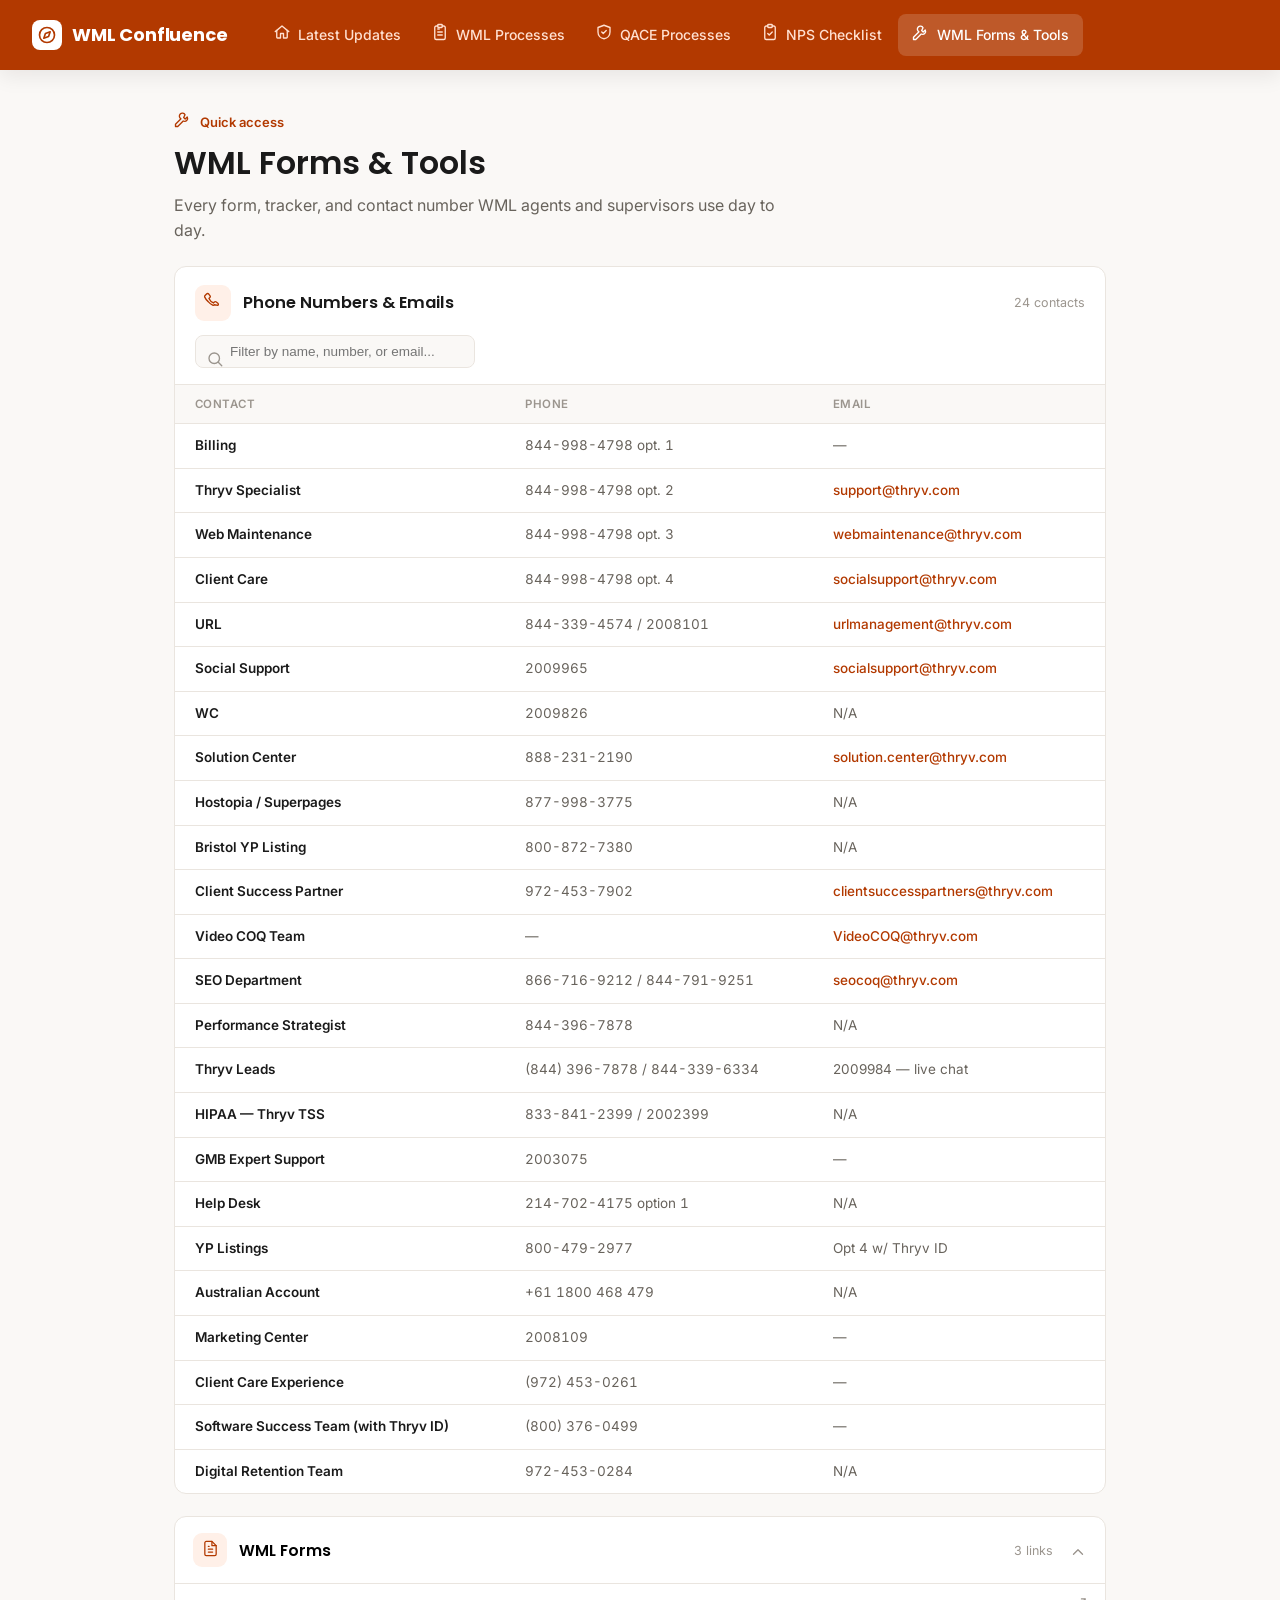
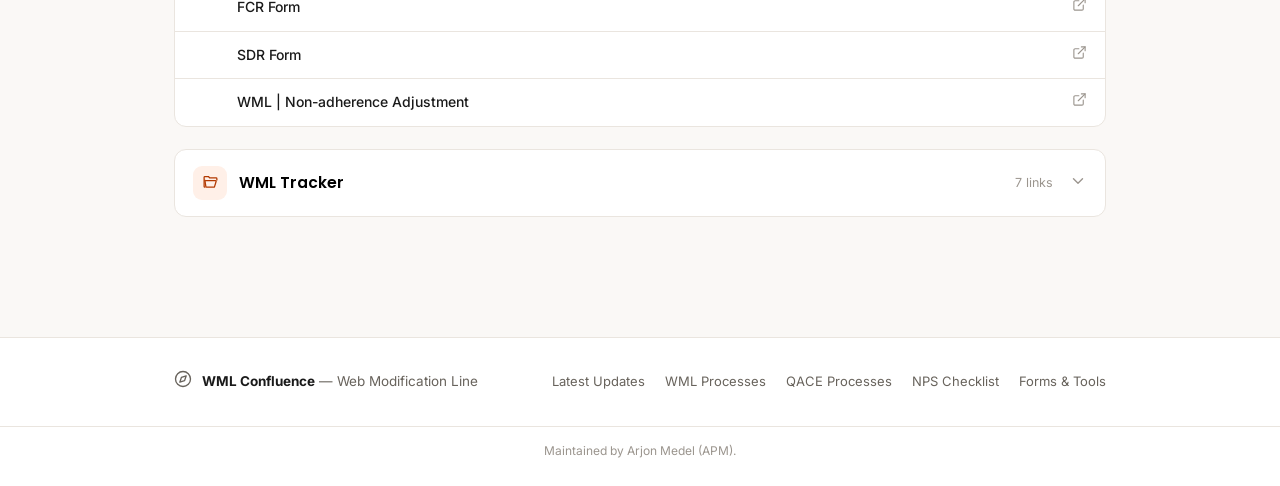
<file: wml-forms.html>
<!DOCTYPE html>
<html lang="en">
<head>
<meta charset="UTF-8">
<meta name="viewport" content="width=device-width, initial-scale=1.0">
<title>WML Confluence — Forms & Tools</title>
<link rel="preconnect" href="https://fonts.googleapis.com">
<link href="https://fonts.googleapis.com/css2?family=Poppins:wght@500;600;700&family=Inter:wght@400;500;600&display=swap" rel="stylesheet">
<link rel="stylesheet" href="styles.css">
</head>
<body>

<div class="topbar">
  <div class="brand">
    <span class="brand-icon" data-icon="compass"></span>
    <span class="brand-mark">WML Confluence</span>
  </div>
  <nav class="topnav">
    <a href="index.html"><span data-icon="home"></span><span class="nav-label">Latest Updates</span></a>
    <a href="wml-processes.html"><span data-icon="clipboard-list"></span><span class="nav-label">WML Processes</span></a>
    <a href="qace-processes.html"><span data-icon="shield-check"></span><span class="nav-label">QACE Processes</span></a>
    <a href="nps-checklist.html"><span data-icon="clipboard-check"></span><span class="nav-label">NPS Checklist</span></a>
    <a href="wml-forms.html" class="active"><span data-icon="wrench"></span><span class="nav-label">WML Forms & Tools</span></a>
  </nav>
</div>

<div class="page">
  <div class="page-header">
    <div class="page-eyebrow"><span data-icon="wrench"></span><span>Quick access</span></div>
    <h1>WML Forms &amp; Tools</h1>
    <p class="page-desc">Every form, tracker, and contact number WML agents and supervisors use day to day.</p>
  </div>

  <div class="contact-card">
    <div class="contact-card-header">
      <span class="contact-card-icon"><span data-icon="phone"></span></span>
      <span class="contact-card-title">Phone Numbers &amp; Emails</span>
      <span class="contact-card-count">24 contacts</span>
    </div>
    <div class="contact-filter-wrap">
      <span data-icon="search"></span>
      <input type="text" id="contactFilter" class="contact-filter" placeholder="Filter by name, number, or email...">
    </div>
    <div class="contact-table-wrap">
      <table class="contact-table" id="contactTable">
        <thead>
          <tr><th>Contact</th><th>Phone</th><th>Email</th></tr>
        </thead>
        <tbody>
          <tr data-search="billing 844-998-4798 opt. 1 ">
            <td class="c-name">Billing</td>
            <td class="c-phone">844-998-4798 opt. 1</td>
            <td class="c-email">—</td>
          </tr>
          <tr data-search="thryv specialist 844-998-4798 opt. 2 support@thryv.com">
            <td class="c-name">Thryv Specialist</td>
            <td class="c-phone">844-998-4798 opt. 2</td>
            <td class="c-email"><a href="mailto:support@thryv.com">support@thryv.com</a></td>
          </tr>
          <tr data-search="web maintenance 844-998-4798 opt. 3 webmaintenance@thryv.com">
            <td class="c-name">Web Maintenance</td>
            <td class="c-phone">844-998-4798 opt. 3</td>
            <td class="c-email"><a href="mailto:webmaintenance@thryv.com">webmaintenance@thryv.com</a></td>
          </tr>
          <tr data-search="client care 844-998-4798 opt. 4 socialsupport@thryv.com">
            <td class="c-name">Client Care</td>
            <td class="c-phone">844-998-4798 opt. 4</td>
            <td class="c-email"><a href="mailto:socialsupport@thryv.com">socialsupport@thryv.com</a></td>
          </tr>
          <tr data-search="url 844-339-4574 / 2008101 urlmanagement@thryv.com">
            <td class="c-name">URL</td>
            <td class="c-phone">844-339-4574 / 2008101</td>
            <td class="c-email"><a href="mailto:urlmanagement@thryv.com">urlmanagement@thryv.com</a></td>
          </tr>
          <tr data-search="social support 2009965 socialsupport@thryv.com">
            <td class="c-name">Social Support</td>
            <td class="c-phone">2009965</td>
            <td class="c-email"><a href="mailto:socialsupport@thryv.com">socialsupport@thryv.com</a></td>
          </tr>
          <tr data-search="wc 2009826 n/a">
            <td class="c-name">WC</td>
            <td class="c-phone">2009826</td>
            <td class="c-email">N/A</td>
          </tr>
          <tr data-search="solution center 888-231-2190 solution.center@thryv.com">
            <td class="c-name">Solution Center</td>
            <td class="c-phone">888-231-2190</td>
            <td class="c-email"><a href="mailto:solution.center@thryv.com">solution.center@thryv.com</a></td>
          </tr>
          <tr data-search="hostopia / superpages 877-998-3775 n/a">
            <td class="c-name">Hostopia / Superpages</td>
            <td class="c-phone">877-998-3775</td>
            <td class="c-email">N/A</td>
          </tr>
          <tr data-search="bristol yp listing 800-872-7380 n/a">
            <td class="c-name">Bristol YP Listing</td>
            <td class="c-phone">800-872-7380</td>
            <td class="c-email">N/A</td>
          </tr>
          <tr data-search="client success partner 972-453-7902 clientsuccesspartners@thryv.com">
            <td class="c-name">Client Success Partner</td>
            <td class="c-phone">972-453-7902</td>
            <td class="c-email"><a href="mailto:clientsuccesspartners@thryv.com">clientsuccesspartners@thryv.com</a></td>
          </tr>
          <tr data-search="video coq team  videocoq@thryv.com">
            <td class="c-name">Video COQ Team</td>
            <td class="c-phone">—</td>
            <td class="c-email"><a href="mailto:VideoCOQ@thryv.com">VideoCOQ@thryv.com</a></td>
          </tr>
          <tr data-search="seo department 866-716-9212 / 844-791-9251 seocoq@thryv.com">
            <td class="c-name">SEO Department</td>
            <td class="c-phone">866-716-9212 / 844-791-9251</td>
            <td class="c-email"><a href="mailto:seocoq@thryv.com">seocoq@thryv.com</a></td>
          </tr>
          <tr data-search="performance strategist 844-396-7878 n/a">
            <td class="c-name">Performance Strategist</td>
            <td class="c-phone">844-396-7878</td>
            <td class="c-email">N/A</td>
          </tr>
          <tr data-search="thryv leads (844) 396-7878 / 844-339-6334 2009984 — live chat">
            <td class="c-name">Thryv Leads</td>
            <td class="c-phone">(844) 396-7878 / 844-339-6334</td>
            <td class="c-email">2009984 — live chat</td>
          </tr>
          <tr data-search="hipaa — thryv tss 833-841-2399 / 2002399 n/a">
            <td class="c-name">HIPAA — Thryv TSS</td>
            <td class="c-phone">833-841-2399 / 2002399</td>
            <td class="c-email">N/A</td>
          </tr>
          <tr data-search="gmb expert support 2003075 ">
            <td class="c-name">GMB Expert Support</td>
            <td class="c-phone">2003075</td>
            <td class="c-email">—</td>
          </tr>
          <tr data-search="help desk 214-702-4175 option 1 n/a">
            <td class="c-name">Help Desk</td>
            <td class="c-phone">214-702-4175 option 1</td>
            <td class="c-email">N/A</td>
          </tr>
          <tr data-search="yp listings 800-479-2977 opt 4 w/ thryv id">
            <td class="c-name">YP Listings</td>
            <td class="c-phone">800-479-2977</td>
            <td class="c-email">Opt 4 w/ Thryv ID</td>
          </tr>
          <tr data-search="australian account +61 1800 468 479 n/a">
            <td class="c-name">Australian Account</td>
            <td class="c-phone">+61 1800 468 479</td>
            <td class="c-email">N/A</td>
          </tr>
          <tr data-search="marketing center 2008109 ">
            <td class="c-name">Marketing Center</td>
            <td class="c-phone">2008109</td>
            <td class="c-email">—</td>
          </tr>
          <tr data-search="client care experience (972) 453-0261 ">
            <td class="c-name">Client Care Experience</td>
            <td class="c-phone">(972) 453-0261</td>
            <td class="c-email">—</td>
          </tr>
          <tr data-search="software success team (with thryv id) (800) 376-0499 ">
            <td class="c-name">Software Success Team (with Thryv ID)</td>
            <td class="c-phone">(800) 376-0499</td>
            <td class="c-email">—</td>
          </tr>
          <tr data-search="digital retention team 972-453-0284 n/a">
            <td class="c-name">Digital Retention Team</td>
            <td class="c-phone">972-453-0284</td>
            <td class="c-email">N/A</td>
          </tr>
        </tbody>
      </table>
      <div class="contact-empty" id="contactEmpty">No matching contacts.</div>
    </div>
  </div>

  <div class="link-section open" data-section="forms">
    <button class="link-section-toggle">
      <span class="link-section-icon"><span data-icon="file-text"></span></span>
      <span class="link-section-title">WML Forms</span>
      <span class="link-section-count">3 links</span>
      <span class="link-section-chevron"><span data-icon="chevron-down"></span></span>
    </button>
    <div class="link-section-body">
      <a class="link-row" href="https://forms.office.com/pages/responsepage.aspx?id=WBSBStwPaEes7BGCuAkX7oVECbh6dyNLsRsIZ6H17XRUMUpGODlRQzRFUUk3SFNKUks4NklHM0JXRCQlQCN0PWcu&b2b" target="_blank" rel="noopener">
        <span class="link-row-label">FCR Form</span>
        <span data-icon="external-link"></span>
      </a>
      <a class="link-row" href="https://forms.office.com/pages/responsepage.aspx?id=WBSBStwPaEes7BGCuAkX7oVECbh6dyNLsRsIZ6H17XRUMEpLQ1BCRzBCU05YUUgyN1M4R0JLMjM0WSQlQCN0PWcu" target="_blank" rel="noopener">
        <span class="link-row-label">SDR Form</span>
        <span data-icon="external-link"></span>
      </a>
      <a class="link-row" href="https://docs.google.com/forms/d/15pgMVvuWbslkteMglILEJVijQ4KT_QU9PbzqOJT1d4w/viewform?edit_requested=true" target="_blank" rel="noopener">
        <span class="link-row-label">WML | Non-adherence Adjustment</span>
        <span data-icon="external-link"></span>
      </a>
    </div>
  </div>

  <div class="link-section" data-section="trackers">
    <button class="link-section-toggle">
      <span class="link-section-icon"><span data-icon="folder-open"></span></span>
      <span class="link-section-title">WML Tracker</span>
      <span class="link-section-count">7 links</span>
      <span class="link-section-chevron"><span data-icon="chevron-down"></span></span>
    </button>
    <div class="link-section-body">
      <a class="link-row" href="https://thryv-my.sharepoint.com/:x:/p/medela01/IQDWZUxUtUaBQL0BVTsSKLg8ASoFmSVRTSAKVwzdoShJT0o?e=ch8KbW" target="_blank" rel="noopener">
        <span class="link-row-label">Internet Issue Tracker</span>
        <span data-icon="external-link"></span>
      </a>
      <a class="link-row" href="https://thryv-my.sharepoint.com/:x:/p/redb01/IQAyp1byg4dlSL3o8zxwvyBQAaJhiwsbs8TB8-OpmoBrBME?e=JMxWLm&nav=MTVfe0U4MjQzNkRELTUyOEItNDdDOS04NUE5LTE1RkVCMzk0RDdEN30" target="_blank" rel="noopener">
        <span class="link-row-label">Call Disconnected Tracker</span>
        <span data-icon="external-link"></span>
      </a>
      <a class="link-row" href="https://thryv-my.sharepoint.com/:x:/p/medela01/IQAvtD8up7L8T7XW7kaRCpzZAVtn6Q_dbNy9SWgAuIc5ACo?e=ZEZibm" target="_blank" rel="noopener">
        <span class="link-row-label">Weekend Shift | List of Agents</span>
        <span data-icon="external-link"></span>
      </a>
      <a class="link-row" href="https://thryv-my.sharepoint.com/:x:/p/redb01/IQAS81hDbs5nS427wDBDfHOdAZxZYaXYUcW3z-h2yMlkUyU?e=UfRiTZ&nav=MTVfe0U4MjQzNkRELTUyOEItNDdDOS04NUE5LTE1RkVCMzk0RDdEN30" target="_blank" rel="noopener">
        <span class="link-row-label">WML Leave Tracker</span>
        <span data-icon="external-link"></span>
      </a>
      <a class="link-row" href="https://thryv-my.sharepoint.com/:x:/p/barrir01/EW20wOLyxXFJtGNMVS9AZhMBbG39XbOEX5q93hODf4lkxA?e=JxhgJs" target="_blank" rel="noopener">
        <span class="link-row-label">WML OT Tracker</span>
        <span data-icon="external-link"></span>
      </a>
      <a class="link-row" href="https://thryv-my.sharepoint.com/:x:/p/barrir01/EW20wOLyxXFJtGNMVS9AZhMBbG39XbOEX5q93hODf4lkxA?e=JxhgJs" target="_blank" rel="noopener">
        <span class="link-row-label">WML Callback Tracker</span>
        <span data-icon="external-link"></span>
      </a>
      <a class="link-row" href="https://docs.google.com/spreadsheets/d/1X8mRQDWKkLaBhysHIK8gSnANb3AlyzpTJyQXyVsy2eY/edit?gid=0#gid=0" target="_blank" rel="noopener">
        <span class="link-row-label">DF Approved Custom Codes</span>
        <span data-icon="external-link"></span>
      </a>
    </div>
  </div>

</div>

<footer class="site-footer">
  <div class="footer-inner">
    <div class="footer-brand">
      <span data-icon="compass" class="footer-brand-icon"></span>
      <span><strong>WML Confluence</strong> &mdash; Web Modification Line</span>
    </div>
    <div class="footer-links">
      <a href="index.html">Latest Updates</a>
      <a href="wml-processes.html">WML Processes</a>
      <a href="qace-processes.html">QACE Processes</a>
      <a href="nps-checklist.html">NPS Checklist</a>
      <a href="wml-forms.html">Forms &amp; Tools</a>
    </div>
  </div>
  <div class="footer-note">Maintained by Arjon Medel (APM).</div>
</footer>
<script src="icons.js"></script>
<script>
applyIcons();
document.querySelectorAll('.link-section-toggle').forEach(btn => {
  btn.addEventListener('click', () => {
    btn.closest('.link-section').classList.toggle('open');
  });
});

const contactFilter = document.getElementById('contactFilter');
if (contactFilter){
  const rows = Array.from(document.querySelectorAll('#contactTable tbody tr'));
  const emptyEl = document.getElementById('contactEmpty');
  contactFilter.addEventListener('input', () => {
    const q = contactFilter.value.trim().toLowerCase();
    let visible = 0;
    rows.forEach(row => {
      const match = row.dataset.search.includes(q);
      row.classList.toggle('contact-hidden', !match);
      if (match) visible++;
    });
    emptyEl.classList.toggle('show', visible === 0);
  });
}
</script>
</body>
</html>
</file>
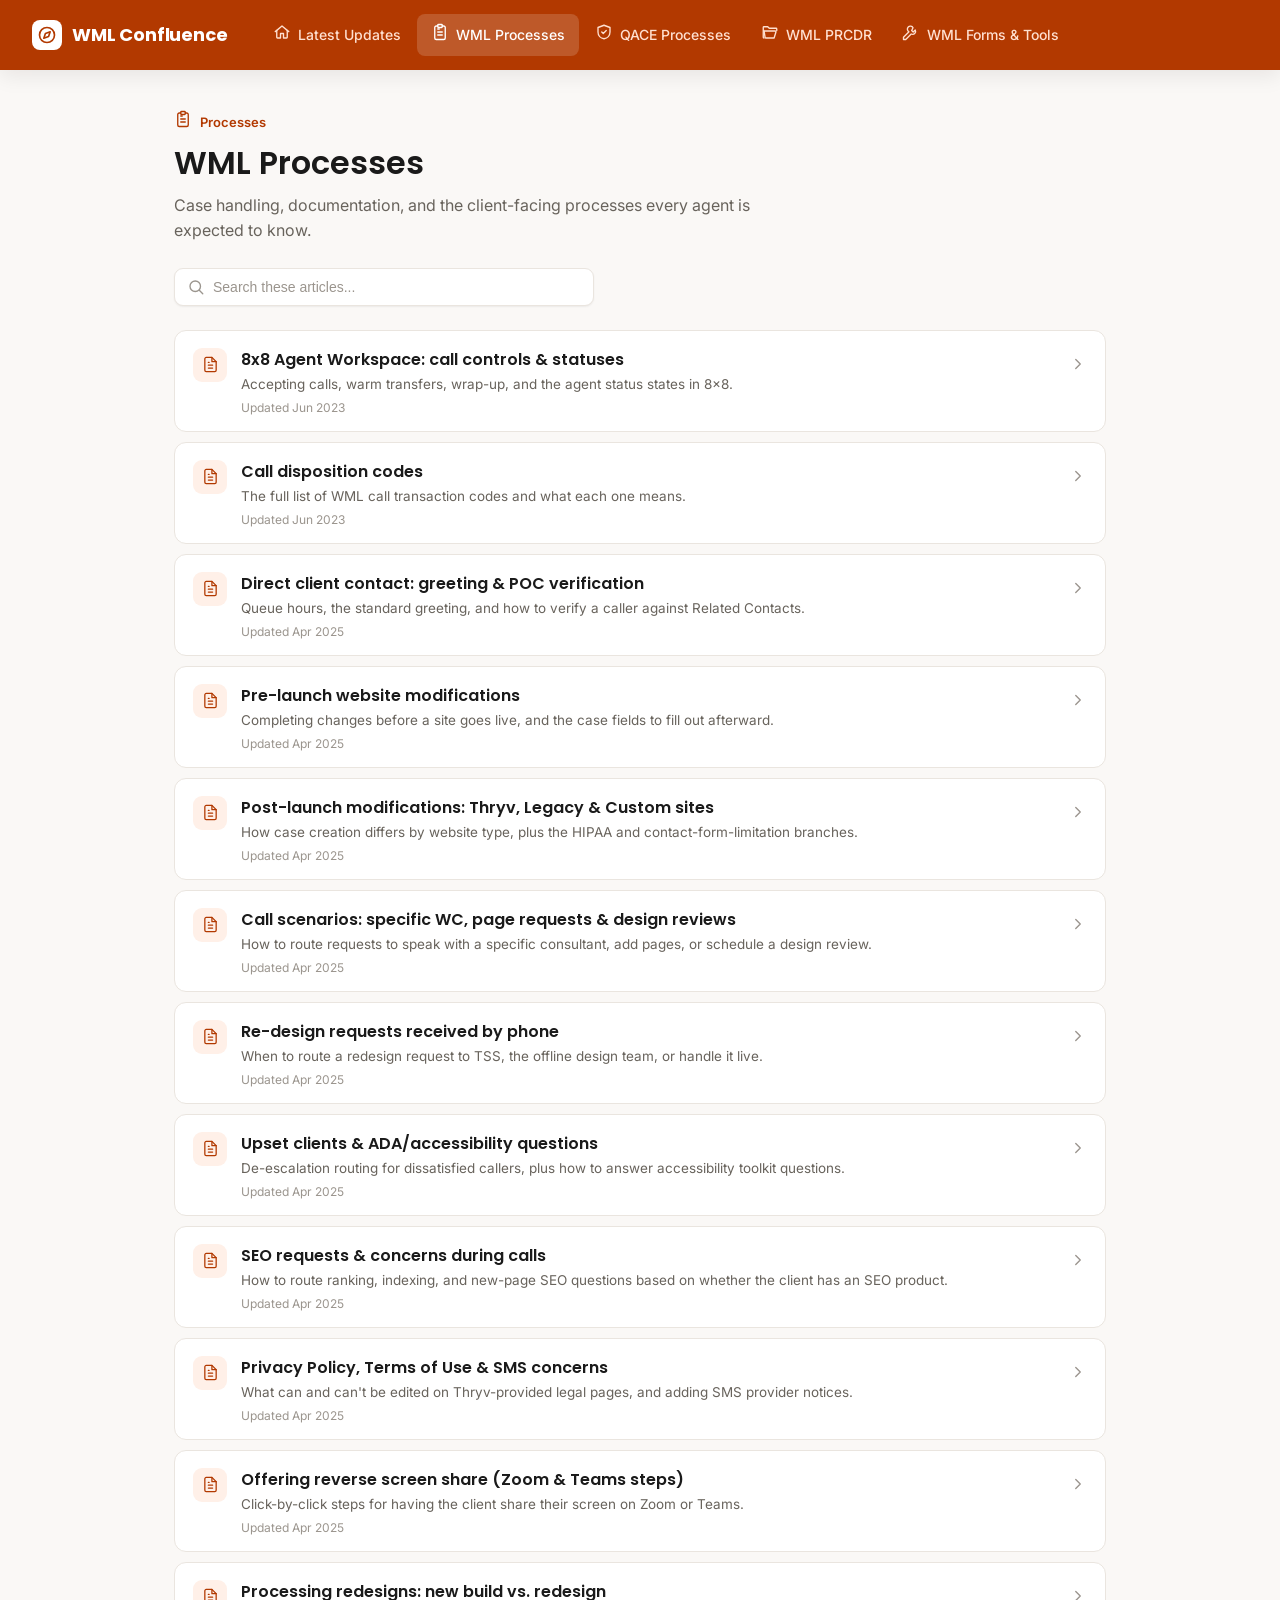
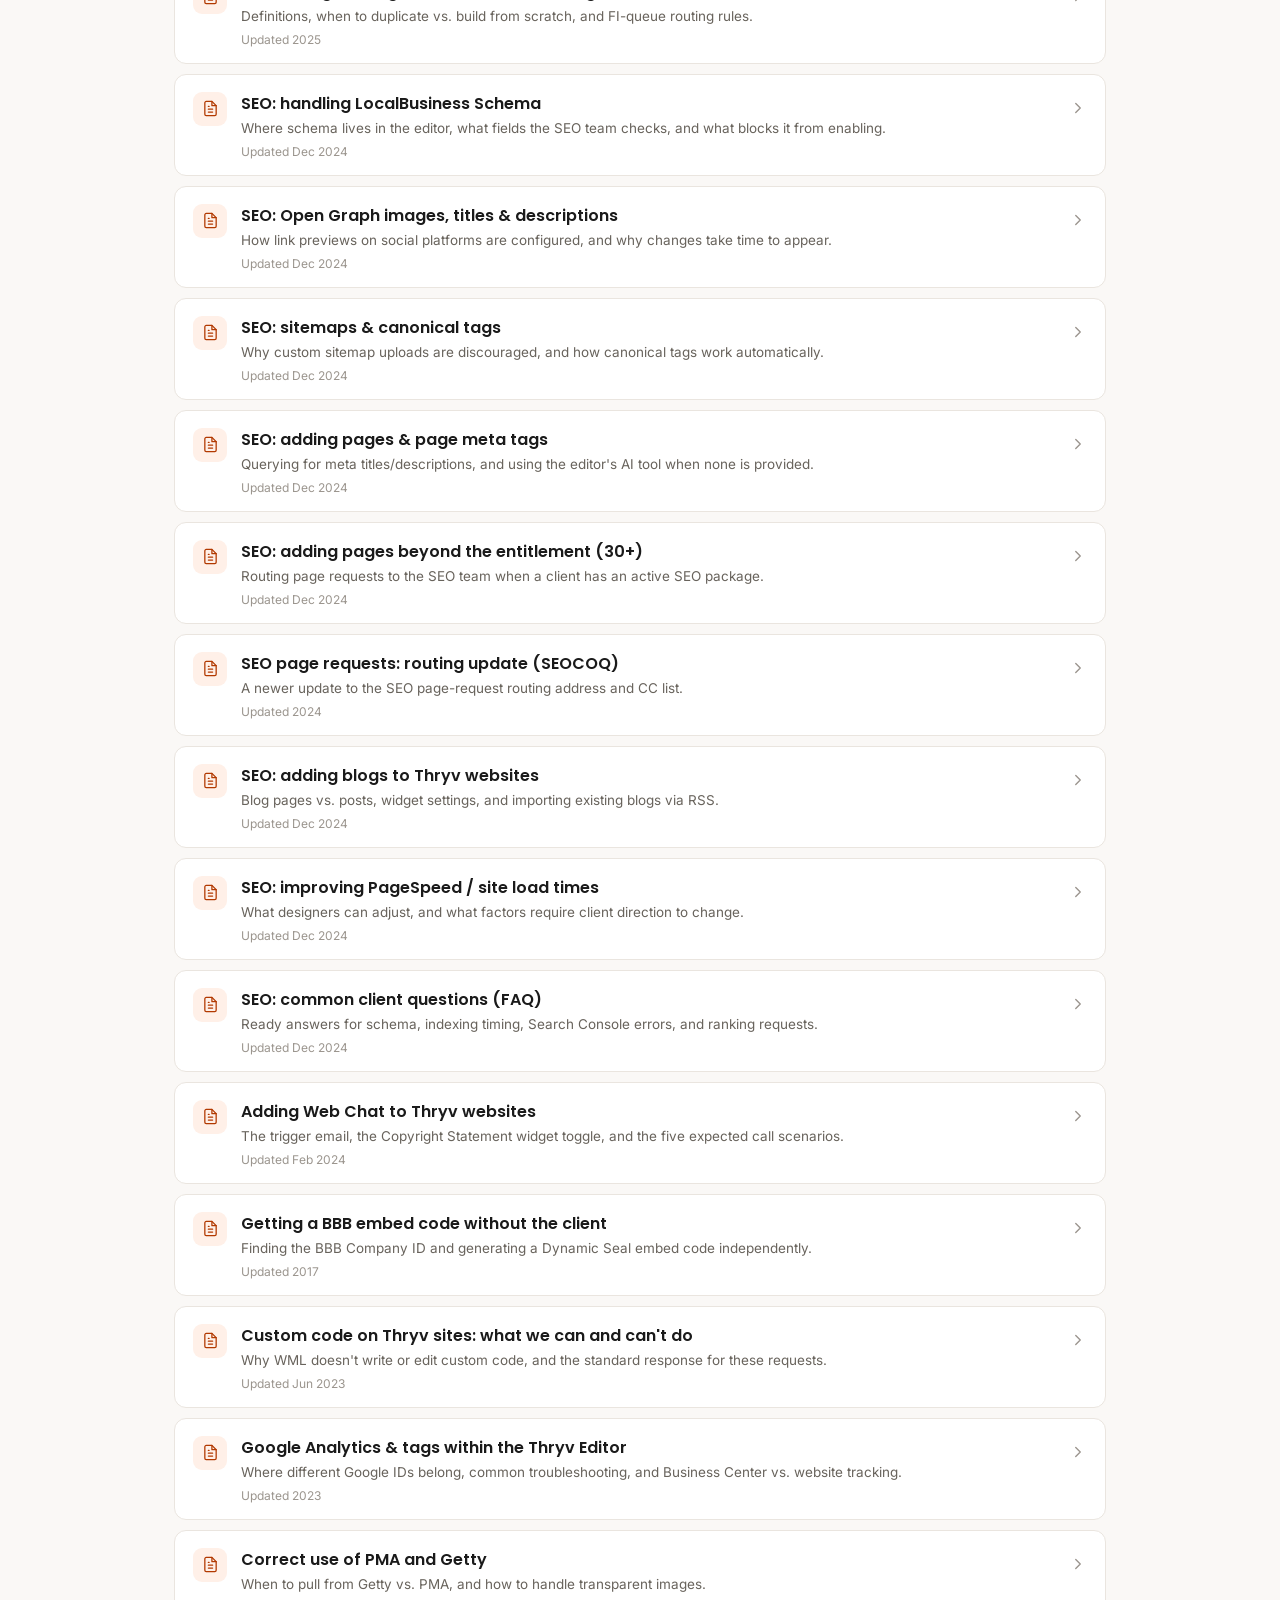
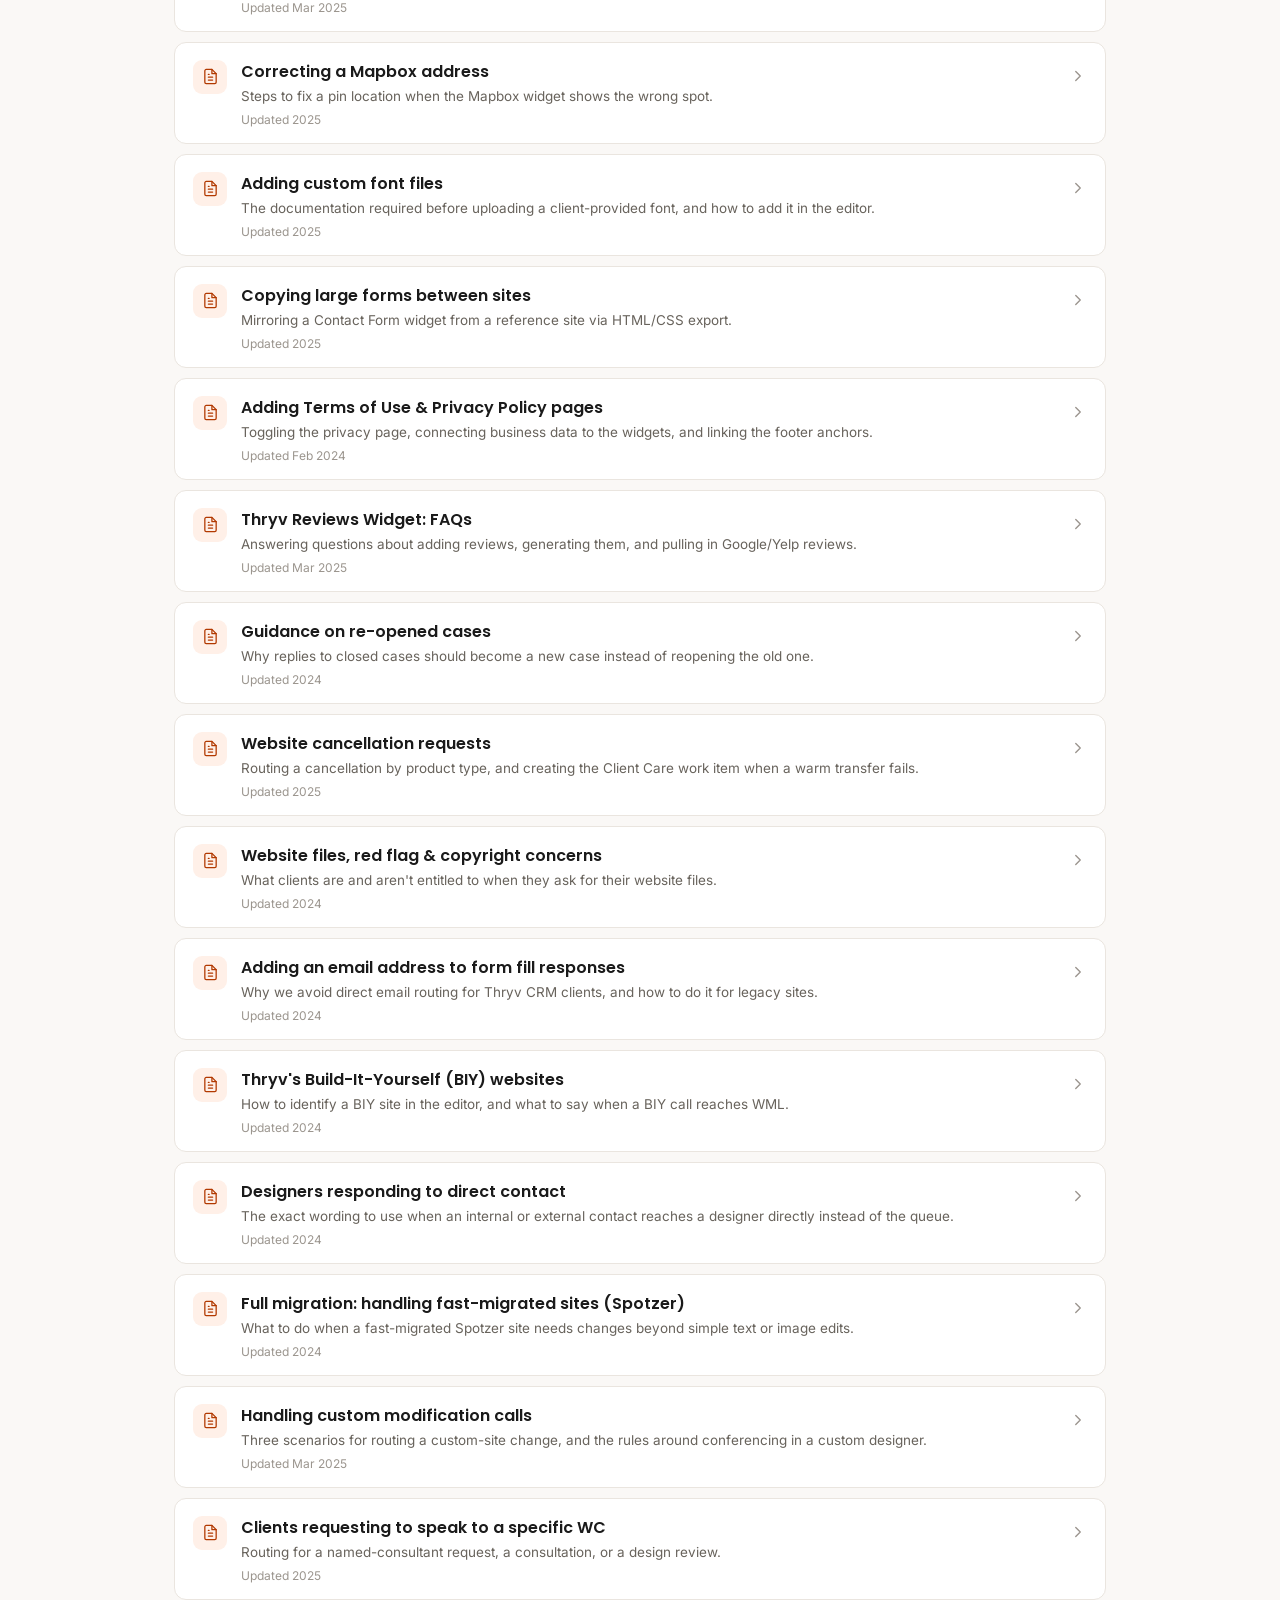
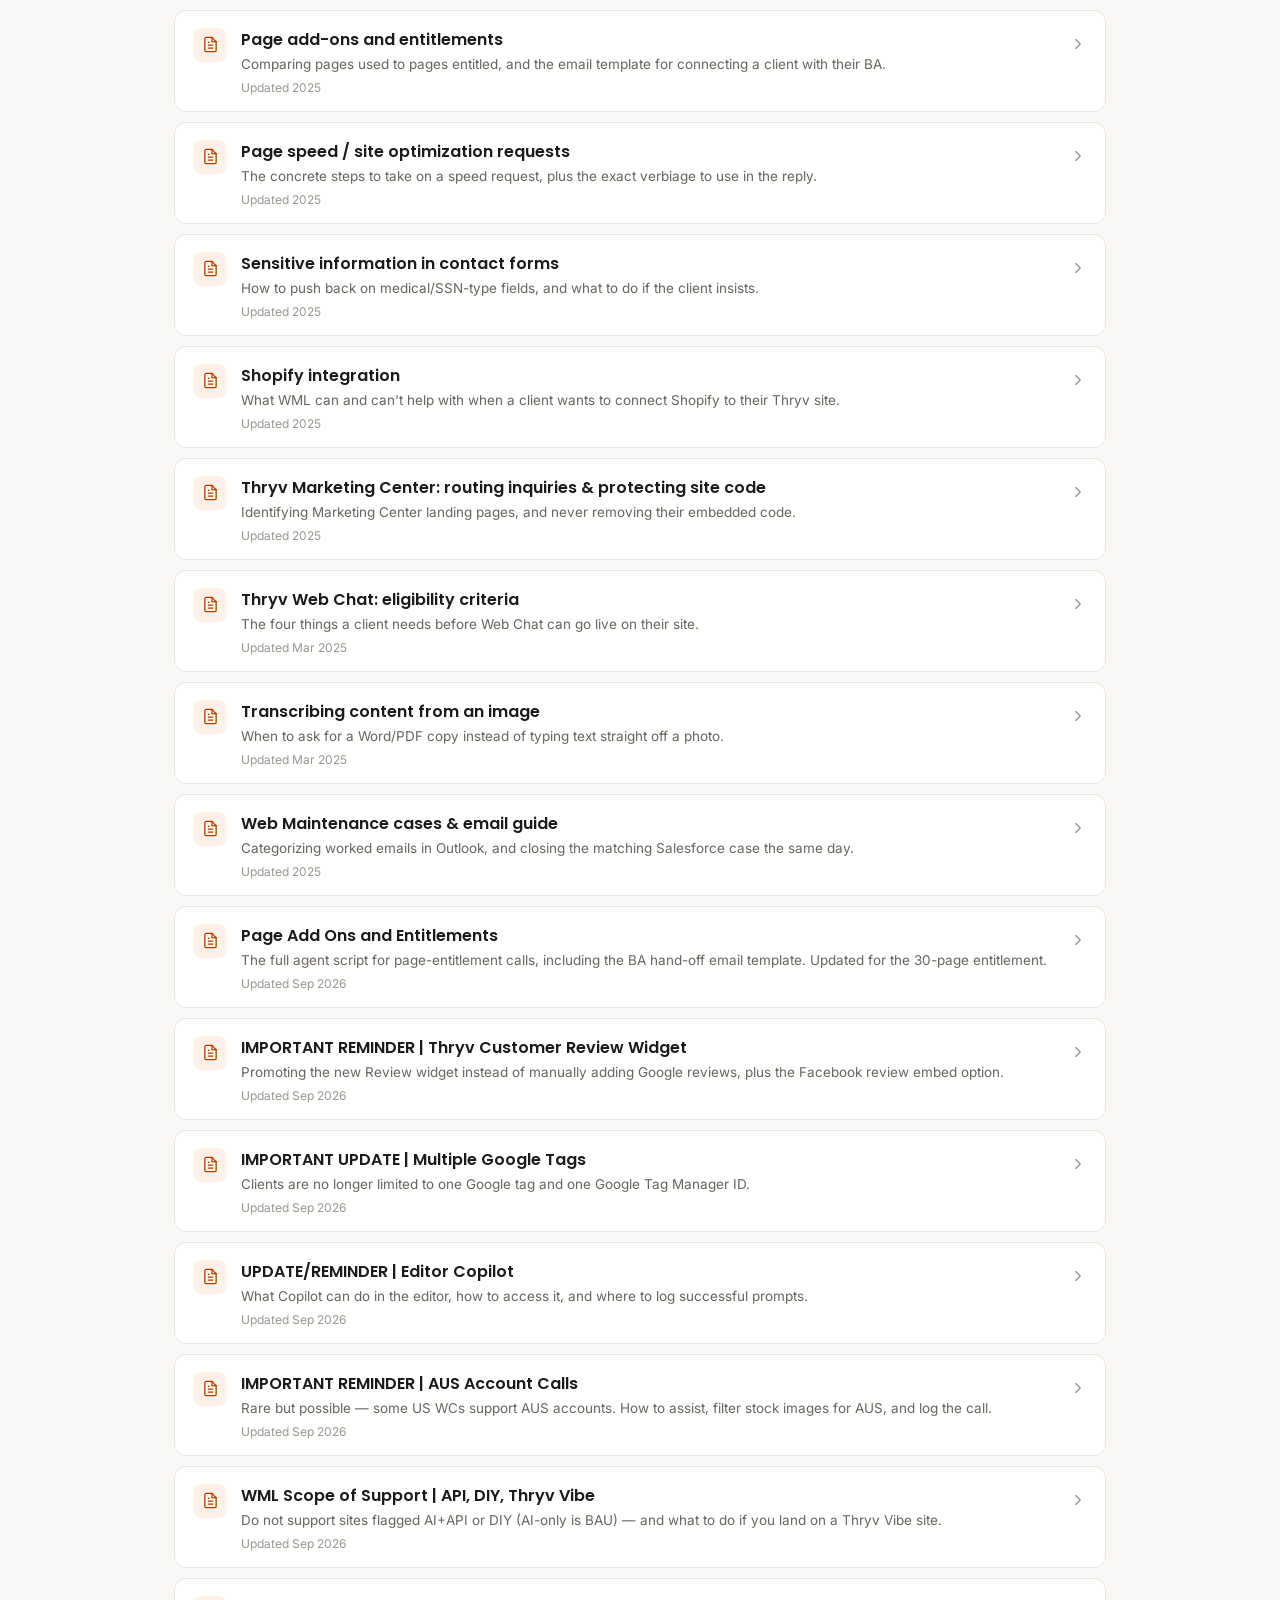
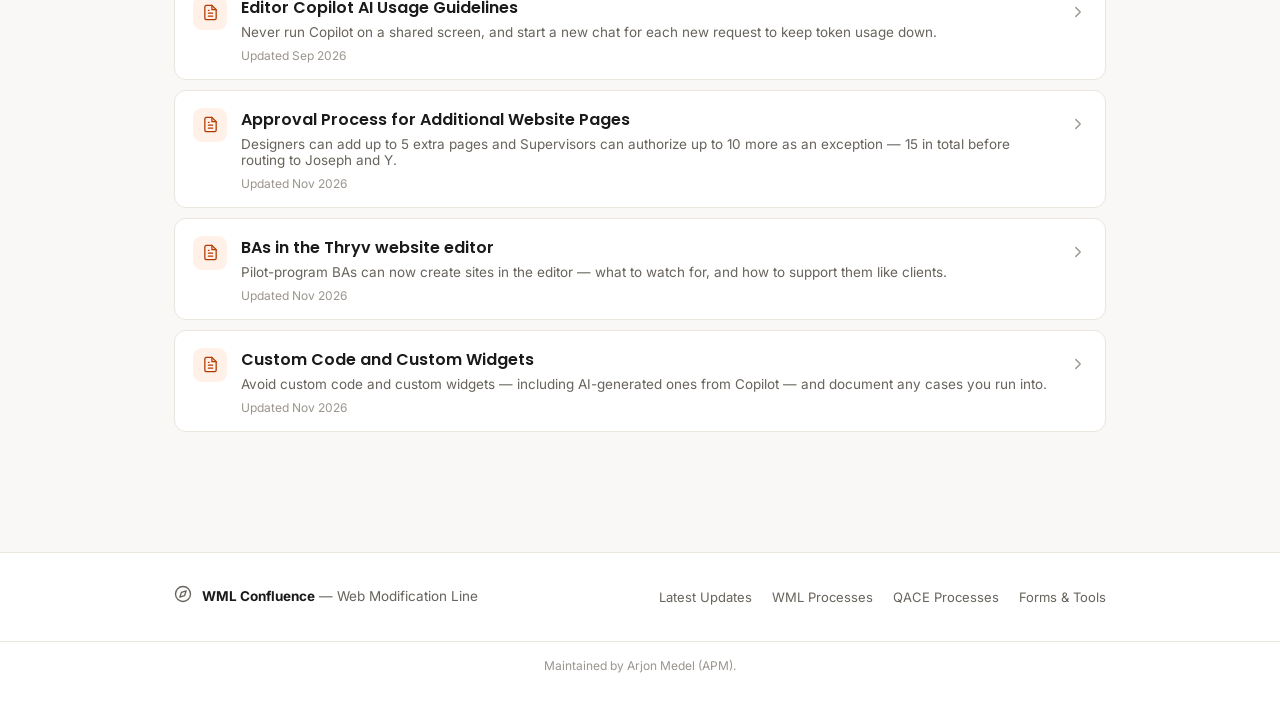
<file: wml-processes.html>
<!DOCTYPE html>
<html lang="en">
<head>
<meta charset="UTF-8">
<meta name="viewport" content="width=device-width, initial-scale=1.0">
<title>WML Confluence — WML Processes</title>
<link rel="preconnect" href="https://fonts.googleapis.com">
<link href="https://fonts.googleapis.com/css2?family=Poppins:wght@500;600;700&family=Inter:wght@400;500;600&display=swap" rel="stylesheet">
<link rel="stylesheet" href="styles.css">
</head>
<body>

<div class="topbar">
  <div class="brand">
    <span class="brand-icon" data-icon="compass"></span>
    <span class="brand-mark">WML Confluence</span>
  </div>
  <nav class="topnav">
    <a href="index.html"><span data-icon="home"></span><span class="nav-label">Latest Updates</span></a>
    <a href="wml-processes.html" class="active"><span data-icon="clipboard-list"></span><span class="nav-label">WML Processes</span></a>
    <a href="qace-processes.html"><span data-icon="shield-check"></span><span class="nav-label">QACE Processes</span></a>
    <a href="wml-prcdr.html"><span data-icon="folder-open"></span><span class="nav-label">WML PRCDR</span></a>
    <a href="wml-forms.html"><span data-icon="wrench"></span><span class="nav-label">WML Forms & Tools</span></a>
  </nav>
</div>

<div class="page">
  <div class="page-header">
    <div class="page-eyebrow"><span data-icon="clipboard-list"></span><span>Processes</span></div>
    <h1>WML Processes</h1>
    <p class="page-desc">Case handling, documentation, and the client-facing processes every agent is expected to know.</p>
  </div>

  <div class="search-wrap">
    <span data-icon="search"></span>
    <input id="searchInput" class="search-input" type="text" placeholder="Search these articles...">
  </div>

  <div id="content"></div>
</div>

<footer class="site-footer">
  <div class="footer-inner">
    <div class="footer-brand">
      <span data-icon="compass" class="footer-brand-icon"></span>
      <span><strong>WML Confluence</strong> &mdash; Web Modification Line</span>
    </div>
    <div class="footer-links">
      <a href="index.html">Latest Updates</a>
      <a href="wml-processes.html">WML Processes</a>
      <a href="qace-processes.html">QACE Processes</a>
      <a href="wml-forms.html">Forms &amp; Tools</a>
    </div>
  </div>
  <div class="footer-note">Maintained by Arjon Medel (APM).</div>
</footer>

<script src="icons.js"></script>
<script>
const articles = [{"id": "wml-8x8-workspace", "title": "8x8 Agent Workspace: call controls & statuses", "summary": "Accepting calls, warm transfers, wrap-up, and the agent status states in 8x8.", "author": "Training Team", "updated": "Jun 2023", "tags": ["8x8", "calls"], "body": [{"t": "h3", "c": "Agent status"}, {"t": "ul", "c": ["Available for Queue Interactions", "Not Available for Queue Interactions"]}, {"t": "h3", "c": "Accepting an inbound queue call"}, {"t": "p", "c": "The incoming call displays with a remaining time-to-answer bar. Answer using the 8x8 Work pop-up box."}, {"t": "h3", "c": "Outbound queue dial"}, {"t": "ul", "c": ["External: from \"Make a call,\" enter a number or click one from Salesforce, click the green phone icon, then answer the 8x8 Work pop-up box.", "Internal: click the Contacts icon, type the agent's name, click the phone icon next to their name, then answer the 8x8 Work pop-up box."]}, {"t": "h3", "c": "Call controls"}, {"t": "p", "c": "Call time, mute/unmute, hold, recording/secure pause, number pad, transfer, and end call."}, {"t": "h3", "c": "Warm transfer"}, {"t": "ul", "c": ["Click Hold", "Click Transfer", "Dial the agent, extension, or external number", "Click Warm invite", "Use Line Toggle if necessary", "Click Merge calls", "Click Leave"]}, {"t": "h3", "c": "Wrap-up"}, {"t": "p", "c": "Used to finalize case info and call disposition. The wrap-up clock displays in the upper right. Click \"Go to Disposition,\" select a disposition, then click Wrap-up."}, {"t": "h3", "c": "Away from desk"}, {"t": "p", "c": "Use \"Away\" when working behind the scenes, and log off completely at the end of your shift."}]}, {"id": "wml-call-disposition-codes", "title": "Call disposition codes", "summary": "The full list of WML call transaction codes and what each one means.", "author": "Training Team", "updated": "Jun 2023", "tags": ["8x8", "calls", "documentation"], "body": [{"t": "p", "c": "After the call, you have 4 minutes in training (10 minutes in operations) for post-processing/wrap-up."}, {"t": "h3", "c": "Steps to choose a disposition"}, {"t": "ul", "c": ["Click \"Go to Disposition.\"", "In 8x8 VCC training, click \"Performance Team Inbound\" and select Support (skip this step in production).", "In 8x8 VCC training, click \"ThryvService_WebMods\" to select the correct disposition type (applies to production too).", "Select the correct call disposition.", "Click Wrap-Up."]}, {"t": "h3", "c": "Disposition types"}, {"t": "ul", "c": ["Web Modification \u2014 changes made to an account's website(s) during the call.", "Multiple Web Modification \u2014 changes made to the websites of multiple accounts during the call.", "Full Migration \u2014 caller is a Vivial client requesting modifications for a website not found in the Thryv Website Editor.", "Inquiry \u2014 caller only has a concern about the Web Maintenance schedule or an unrelated concern needing redirection (no transfer classification applies).", "Ghost Call \u2014 no one answers even after repeating the opening spiel three times.", "Call Disconnected \u2014 caller got disconnected while changes were being made, or while pulling up the account/website and before or after offering screen sharing.", "Transfer Client Care - Billing \u2014 questions about Thryv products and billing.", "Transfer Client Care - Cancellation \u2014 caller wants to cancel Thryv products.", "Transfer Client Care - Inquiry \u2014 general questions about Thryv products.", "Transfer Client Care - Portal Access \u2014 questions about Thryv Client Portal access.", "Transfer URL - Domain Based Email \u2014 questions about DBE.", "Transfer URL - Domain Issue \u2014 concerns about the website domain.", "Transfer URL - Editor Access \u2014 not used; we grant editor access ourselves rather than transferring.", "Transfer URL - Website Down \u2014 the website server is down or offline.", "Transfer TSS \u2014 caller needs a Thryv Service Specialist, or the call concerns Thryv Leads.", "Custom \u2014 questions or change requests for a custom website."]}, {"t": "p", "c": "The wrap-up clock in 8x8 VCC training turns red past 4 minutes. In production, post-processing on a quick call should not exceed 7 minutes."}]}, {"id": "wml-direct-contact-verification", "title": "Direct client contact: greeting & POC verification", "summary": "Queue hours, the standard greeting, and how to verify a caller against Related Contacts.", "author": "Ariel Mancuso", "updated": "Apr 2025", "tags": ["verification", "calls"], "body": [{"t": "p", "c": "Trigger: the client calls into the Thryv phone tree and selects Option 3 for Website Modifications."}, {"t": "h3", "c": "Queue hours"}, {"t": "ul", "c": ["Monday \u2013 Thursday: 8 a.m. to 2 a.m. CST", "Friday: 8 a.m. to 7 p.m. CST", "Saturday: 10 a.m. to 4 p.m. CST", "Sunday: 5 p.m. to 2 a.m. CST"]}, {"t": "h3", "c": "Greeting"}, {"t": "p", "c": "\"Good morning/afternoon, thank you for calling Web Maintenance my name is <Your Name>....How may I help you/how may I be of assistance?\""}, {"t": "h3", "c": "Verifying the caller"}, {"t": "p", "c": "Check Related Contacts on the account in Salesforce, following \"PRCDR - Validating Point of Contact (POC),\" and ask for the caller's name, phone number, email, and business address."}, {"t": "ul", "c": ["POC but not Primary POC, requesting to change/add POCs or users: request to speak with the Primary POC, validate them, and get authorization. If approved, add the caller's info to Related Contacts.", "Caller not in Related Contacts: request the Primary POC, who must provide the last 4 digits of the credit card on file to authorize adding new POCs. Once authorized, ask if the caller should be added as an authorized user, then add them if approved.", "Caller cannot get the POC on the line: email the address on file in Salesforce and have the caller reply.", "If all of the above fail: \"For security reasons, we cannot make unauthorized changes to the account. Please have the POC call us to add you as an authorized user.\""]}, {"t": "p", "c": "If the client is providing images, confirm on the call that they have the rights, then follow up with a confirmation email (added to Salesforce) stating that by providing the images/content, they confirm they have the right to use them."}]}, {"id": "wml-prelaunch-mods", "title": "Pre-launch website modifications", "summary": "Completing changes before a site goes live, and the case fields to fill out afterward.", "author": "Ariel Mancuso", "updated": "Apr 2025", "tags": ["pre-launch", "case notes"], "body": [{"t": "p", "c": "Complete all modifications while the client is still on the phone if possible, document them, then ask if they'd like to launch the site."}, {"t": "ul", "c": ["No URL assistance needed: follow \"Thryv Editor - How to Publish the Website (New Domains Only).\"", "URL assistance needed (client-managed domain): transfer to URL Management at (844) 339-4574, and complete steps 3\u20134 of the Web Consultants section in \"Thryv Editor - How to Publish the Website for Migrations/Transfers.\""]}, {"t": "h3", "c": "Case fields (for tracking)"}, {"t": "ul", "c": ["Record Type: Product Support/Fulfillment", "Primary: Thryv", "Secondary: Post Launch Mods", "Tertiary: Client Contact", "Case Origin: Phone", "Subject: Pre-Launch Mod <Domainname.com>", "Body: numbered list of all documented and completed changes", "Status: New", "Assign using active assignment rule: unchecked, so the case stays assigned to you after closing"]}, {"t": "p", "c": "If modifications couldn't be completed on the call, send a completion email once done (from Case Feed as \"Web Maintenance Routing,\" or via Outlook from webmaintenance@thryv.com), and save/attach it to the case if sent via Outlook."}, {"t": "p", "c": "Then notify the Web Consultant depending on Website FI status: if open, email them that you launched the site but they still need to complete the Salesforce workflow; if closed at \"Unengaged,\" email the Consultant and cc their supervisor."}]}, {"id": "wml-postlaunch-mods", "title": "Post-launch modifications: Thryv, Legacy & Custom sites", "summary": "How case creation differs by website type, plus the HIPAA and contact-form-limitation branches.", "author": "Ariel Mancuso", "updated": "Apr 2025", "tags": ["post-launch", "case notes", "hipaa"], "body": [{"t": "h3", "c": "Thryv websites"}, {"t": "p", "c": "Complete modifications on the call if possible, then ask if the client wants to publish immediately."}, {"t": "ul", "c": ["If the request touches the Contact Form, check Assets for the THRYVSECUR UDAC (account will also be HIPAA-tagged, Log-In As greyed out). If it exists, transfer to a HIPAA-certified agent: \"It appears that you're one of our valued clients with HIPAA protection on your account. Allow me to transfer you to one of our HIPAA Certified designers to make these changes for you.\"", "If the contact form can't be updated due to Thryv form limitations, transfer to Client Care: \"Upon reviewing your current contact form, we figured out that we're unable to proceed with this request as of the moment. Allow me to hand this issue over to our Client Care team who can best address this issue.\" After hours, open a Client Care Work Item (Reason: Thryv Experience) instead."]}, {"t": "p", "c": "Case fields: Record Type Product Support/Fulfillment, Primary Thryv, Secondary Post Launch Mods, Tertiary Client Contact, Case Origin Phone, Subject \"Post Launch Mod <Domainname.com>,\" Status New, assignment rule unchecked."}, {"t": "p", "c": "Send the completion email if changes weren't finished on the call, save it if sent via Outlook, then close the case."}, {"t": "h3", "c": "Legacy websites"}, {"t": "p", "c": "Same on-call approach. Afterward, if the site is in the Thryv Editor platform, create a case with Primary \"Legacy Website,\" Secondary \"Post Launch Mods,\" Tertiary \"New,\" Subject \"Post Launch Mod <Domainname.com>.\" Email the client via Outlook if changes weren't finished on the call, save the email to the case, then close it."}, {"t": "h3", "c": "Custom websites"}, {"t": "p", "c": "Determine complexity. If it can be completed on the call, conference in a Custom Web Designer \u2014 the Mods agent still leads the call \u2014 and log the case with Primary \"Custom Website,\" Secondary \"Post Launch Mods,\" Tertiary \"New.\""}, {"t": "p", "c": "If it can't be completed on the call (including redesign requests), create the same case type for the Custom Web Team and follow it in Salesforce for completion notifications."}, {"t": "h3", "c": "Thryv software questions"}, {"t": "p", "c": "Warm transfer to Thryv Support: (844) 998-4798."}, {"t": "h3", "c": "Billing issues"}, {"t": "p", "c": "During business hours, warm transfer to Client Care: (866) 519-0475. Outside business hours, email webmaintenance@thryv.com to clientcare@thryv.com and the caller, noting \"To address your billing concerns, we have included our Client Care team on this thread,\" plus a summary of the inquiry."}]}, {"id": "wml-call-scenarios", "title": "Call scenarios: specific WC, page requests & design reviews", "summary": "How to route requests to speak with a specific consultant, add pages, or schedule a design review.", "author": "Ariel Mancuso", "updated": "Apr 2025", "tags": ["pages", "routing"], "body": [{"t": "h3", "c": "Client wants to speak to a specific WC"}, {"t": "p", "c": "During business hours, reach out via Microsoft Teams. If available, warm transfer. If unavailable, gather the best number/time to reach the client and create a Process case (Primary: Thryv Service Specialist, Secondary: Internal Support, Subject: \"Client Requests to Speak with You\") assigned to the WC. After hours, gather the details and open the same case type."}, {"t": "h3", "c": "Client wants to schedule a website consultation"}, {"t": "p", "c": "Call or warm transfer to Thryv Support: (844) 998-4798."}, {"t": "h3", "c": "Client wants to add pages"}, {"t": "p", "c": "Check current page count (exclude anchor links, external links, and folder-only items) against entitlement: 30 pages per Thryv website package, plus 5 per Page Add-on (cancelled add-ons still count toward entitlement)."}, {"t": "ul", "c": ["Pages used are less than entitlement: tell the client how many pages remain. If they have leftover copywriting, open a case for the WC team (Primary Thryv, Secondary Post Launch Mods, Tertiary Copy with Mods, Subject \"Post Launch Copy \u2013 domainname.com\").", "Pages used equal entitlement: offer up to 2 additional pages as a one-time exception (written content required), or connect them with their Business Advisor to purchase more.", "Pages used exceed entitlement: same options \u2014 connect with their Business Advisor."]}, {"t": "p", "c": "If the client wants their BA instead, attempt a warm transfer to the BA's phone in Salesforce. After the call, email both the POC and BA a standard \"Thryv Website Page Add-ons\" note (AU version uses AU contact details), and upload any related email/changes to the Post Launch Modifications case."}, {"t": "h3", "c": "Client wants to schedule a design review"}, {"t": "p", "c": "Same Teams-based routing as \"speak to a specific WC,\" but with Subject \"Client Wants to Schedule Design Review.\""}]}, {"id": "wml-redesign-routing-phone", "title": "Re-design requests received by phone", "summary": "When to route a redesign request to TSS, the offline design team, or handle it live.", "author": "Ariel Mancuso", "updated": "Apr 2025", "tags": ["redesign", "routing"], "body": [{"t": "p", "c": "Warm transfer the client to the WC On Demand queue for assistance."}, {"t": "h3", "c": "Endorse to TSS for a Redesign Consultation when any of these are true"}, {"t": "ul", "c": ["New copy or written content is requested for the whole site.", "New SEO or a review of existing SEO is requested.", "Thryv page add-ons (UDAC THRYV5ADD4 or THRYV5PAGE) were recently purchased and need fulfillment.", "A Thryv Logo add-on was recently purchased and needs fulfillment.", "The account has a Thryv website product but no website in the Thryv editor.", "A Website FI that isn't cancelled or completed is open on the account.", "The originator requests specifically scheduled website meetings or support."]}, {"t": "h3", "c": "Endorse to the offline design team when at least one is true"}, {"t": "ul", "c": ["Updates can be handled via Header, Main Key Visual, Footer, or Global Design Styles.", "General instructions/reference link provided and the site is 5 pages or less.", "The request isn't a true redesign \u2014 it doesn't require changing the site's structure or overall design, just redesigning small areas.", "The caller is adamant or declines transfer to TSS due to urgency."]}, {"t": "p", "c": "Track offline redesign workflow with case reasons Primary: Thryv, Secondary: Alternate Web Workflow, Tertiary: Redesign."}, {"t": "p", "c": "Do not endorse to the offline team, and instead work changes live, if the requested changes can simply be completed on the call."}]}, {"id": "wml-upset-clients-ada", "title": "Upset clients & ADA/accessibility questions", "summary": "De-escalation routing for dissatisfied callers, plus how to answer accessibility toolkit questions.", "author": "Ariel Mancuso", "updated": "Apr 2025", "tags": ["escalation", "accessibility"], "body": [{"t": "h3", "c": "Upset clients"}, {"t": "p", "c": "Attempt to address the caller's concerns. If they remain unsatisfied, warm transfer to Client Care during business hours: (866) 519-0475. Outside business hours, email webmaintenance@thryv.com to clientcare@thryv.com and the caller with a summary of actions taken and the outstanding concern."}, {"t": "h3", "c": "ADA compliance & accessibility"}, {"t": "p", "c": "Accessibility requirements vary by region \u2014 we cannot give legal advice, run analyses, or assure compliance. Recommend a lawyer or accessibility specialist: \"Accessibility laws and guidelines are different from location to location. If you have guidance from legal counsel or an analysis by an accessibility consultant, we can review them for any changes our website editor would support.\" We can add a third-party accessibility widget's embed code if they sign up for one."}, {"t": "p", "c": "Note: Thryv no longer offers the Enhanced Accessibility Toolkit as a new sale. The guidance below only applies to accounts that already have WEBADA/Enhanced Accessibility as an asset."}, {"t": "h3", "c": "Toolkit not appearing on mobile"}, {"t": "p", "c": "This is expected \u2014 mobile/tablet devices already have built-in assistive tech (VoiceOver, TalkBack), so the toolkit doesn't show there, though it's still active on the backend. If the caller pushes further, share support.apple.com/accessibility or support.google.com/accessibility/answer/6006564."}, {"t": "h3", "c": "Full Managed Services toolkit not appearing at all"}, {"t": "ul", "c": ["Confirm the \"Accessible Website\" (WEBADA) asset is Published. If missing/cancelled, advise the BA or client to contact their BA about the add-on.", "If the asset exists but the toolkit doesn't show, unpublish and republish the site with the domain re-added, then have the caller clear cache.", "If it still doesn't appear, open a ticket at help.thryv.info (select \"Website Builder,\" use webmaintenance@thryv.com as the contact if prompted)."]}, {"t": "h3", "c": "Client wants the toolkit removed"}, {"t": "p", "c": "Confirm the site, then explain that removing it is not recommended since it helps accessibility for visitors with visual or reading needs. If they still want it removed, open a ticket at help.thryv.info with the standard fields, and document the request in a Salesforce account note."}]}, {"id": "wml-seo-call-scenarios", "title": "SEO requests & concerns during calls", "summary": "How to route ranking, indexing, and new-page SEO questions based on whether the client has an SEO product.", "author": "Ariel Mancuso", "updated": "Apr 2025", "tags": ["seo", "routing"], "body": [{"t": "p", "c": "Review the \"Designer SEO Mega Doc\" for applicable scenarios before proceeding."}, {"t": "h3", "c": "Caller wants to rank as the top Google result"}, {"t": "ul", "c": ["Has an SEO product: warm transfer to the assigned CSM, or the SEO Team Member on the account, or Thryv Support.", "No SEO product: warm transfer to CSM to discuss or schedule a Redesign Consultation. If interested in purchasing SEO, recommend contacting their BA."]}, {"t": "h3", "c": "Caller wants to add a page with no SEO content provided"}, {"t": "ul", "c": ["Has an SEO product: warm transfer to the CSM/SEO Team Member/Thryv Support.", "No SEO product: copy the SEO from the homepage as-is."]}, {"t": "h3", "c": "Business showing up in the wrong location"}, {"t": "ul", "c": ["GMB/listings issue: warm transfer to the CSM/SEO Team Member/Thryv Support.", "YP listing issue: transfer to the YP Performance Strategist team."]}, {"t": "h3", "c": "Google search description differs from the site"}, {"t": "p", "c": "Review the page's SEO content in the editor with the client, republish if changed, and advise that Google typically crawls and indexes changes within 3\u20135 business days \u2014 though it may take longer, and Google can choose to display different content than what's provided. Reference https://developers.google.com/search/docs/appearance/visual-elements-gallery if needed."}]}, {"id": "wml-privacy-tou-sms", "title": "Privacy Policy, Terms of Use & SMS concerns", "summary": "What can and can't be edited on Thryv-provided legal pages, and adding SMS provider notices.", "author": "Ariel Mancuso", "updated": "Apr 2025", "tags": ["privacy policy", "sms"], "body": [{"t": "p", "c": "First, ensure the Privacy Policy and Terms of Use meet the latest standard in \"PRCDR \u2013 Thryv Designer Proofing Guidelines,\" updating the site if not."}, {"t": "p", "c": "If the client wants edits to the Privacy Policy or Terms of Use, they must supply a complete replacement document if they're still using the Thryv-provided version: \"We cannot edit Thryv's provided Privacy Policy or Terms of Use, but if you have a new Privacy Policy or Terms of Use you'd like to replace it with, we can help.\""}, {"t": "p", "c": "Many SMS providers require a notice and link to the Privacy Policy/Terms of Use above the \"Submit\" button on contact forms \u2014 add this using a Free Text field on the widget, after the legal pages themselves are updated."}]}, {"id": "wml-reverse-screen-share-steps", "title": "Offering reverse screen share (Zoom & Teams steps)", "summary": "Click-by-click steps for having the client share their screen on Zoom or Teams.", "author": "Ariel Mancuso", "updated": "Apr 2025", "tags": ["screen share"], "body": [{"t": "p", "c": "When a client has a website-related issue on their computer that you believe you can help diagnose by viewing their screen, ask if they'd like to share it. Advise that the share may be recorded and ask them to close or hide any sensitive windows first."}, {"t": "h3", "c": "On Zoom"}, {"t": "ul", "c": ["Once confirmed nothing sensitive is visible, ask the client to click the green \"Share Screen\" icon at the bottom of their viewer.", "Zoom will offer entire screen or window options \u2014 ask them to share the entire screen.", "Advise they can stop sharing anytime with the \"Stop Share\" button."]}, {"t": "h3", "c": "On Teams"}, {"t": "ul", "c": ["Ask the client to click the white screen icon with an upward arrow in the top right.", "Teams will offer entire screen or window options \u2014 ask them to share the entire screen.", "Advise they can stop sharing anytime by clicking the screen icon with an X, top right."]}]}, {"id": "wml-processing-redesigns", "title": "Processing redesigns: new build vs. redesign", "summary": "Definitions, when to duplicate vs. build from scratch, and FI-queue routing rules.", "author": "Web Production", "updated": "2025", "tags": ["redesign", "fi queue"], "body": [{"t": "h3", "c": "What is a new build?"}, {"t": "p", "c": "A website built by a designer from scratch, where every widget has newly placed or checked content and customized design settings. Typically for clients with no existing website in the Thryv editor. Templates or existing sites can be a starting point, but all content must be deleted or replaced."}, {"t": "h3", "c": "What is a redesign?"}, {"t": "p", "c": "A new build of a website already in the editor. An existing site can sometimes be duplicated as a starting point, but the designer is still responsible for ensuring all content and design elements match the provided instruction. Redesigns always result in a new preview link."}, {"t": "h3", "c": "Why clients request a redesign"}, {"t": "p", "c": "Dissatisfaction with the existing build's design or focus \u2014 clients want a completely different online presence or aesthetic."}, {"t": "h3", "c": "FI queue: build a new site when"}, {"t": "ul", "c": ["A copy doc and CCF are provided as the latest instruction, and", "The WC requests a new build."]}, {"t": "h3", "c": "FI queue: duplicate the latest site when at least one is true"}, {"t": "ul", "c": ["The WC specifically asks to duplicate and redesign (common for large/complex sites, to avoid delays or lost content).", "The WC requests a redesign of an existing live site with only general design direction, no new copy doc.", "The WC requests a redesign with no new copy doc, and a preview link exists in WC or Designer notes on the FI."]}, {"t": "p", "c": "Note: if duplicating a site built on the traditional editor in the cases above, Editor 2.0 is not required per PRCDR."}, {"t": "h3", "c": "FI queue: proceed with modifications only when"}, {"t": "ul", "c": ["The WC requests a redesign but the instruction seems to be modifications only.", "The WC is queried and confirms modifications only \u2014 Joseph Mancuso can confirm if unsure."]}, {"t": "h3", "c": "Web Maintenance & WML: same TSS / offline / live-work criteria apply"}, {"t": "p", "c": "These mirror the phone-process redesign routing rules \u2014 see \"Re-design requests received by phone\" for the live criteria. From a WC, the standard instruction is to send the redesign in an FI, requesting a rush from their supervisor if urgent."}]}, {"id": "wml-seo-schema", "title": "SEO: handling LocalBusiness Schema", "summary": "Where schema lives in the editor, what fields the SEO team checks, and what blocks it from enabling.", "author": "Joseph Mancuso", "updated": "Dec 2024", "tags": ["seo", "schema"], "body": [{"t": "p", "c": "LocalBusiness Schema lives in the editor under Content \u2192 Business Info. If any request involves schema, confirm this information is current first, and remove placeholder content (e.g., phone 1234567890, email example@example.com). Once fields are filled, validate schema by clicking \"Manage\" \u2014 it appears on the site's next republish."}, {"t": "h3", "c": "Fields the SEO team checks (fill out whenever possible, including on mods)"}, {"t": "ul", "c": ["Name \u2014 business name, type, and logo (the logo can satisfy the Image requirement).", "Address \u2014 location name and address; loading it also populates Lat/Long. Schema cannot be enabled without an address \u2014 if the client won't share one, schema can't be enabled during build/redesign, but the SEO team can request pulling it from Salesforce.", "Phone \u2014 number and label must both be added.", "Description \u2014 not part of Business Info; found under Content \u2192 Business Text \u2192 \"About Us.\"", "Hours \u2014 add if the client has hours to display.", "Image \u2014 designers add client logos during builds/redesigns; other images live under Content \u2192 Business Images (first 5 images are used for schema).", "Services \u2014 performs best on Service or Location pages; the originator must supply the service area, title, and description text.", "Social Icons \u2014 not part of the SEO team's checks but best practice and required on new builds. The Google link must go directly to the business's Google Maps listing."]}]}, {"id": "wml-seo-open-graph", "title": "SEO: Open Graph images, titles & descriptions", "summary": "How link previews on social platforms are configured, and why changes take time to appear.", "author": "Joseph Mancuso", "updated": "Dec 2024", "tags": ["seo", "open graph"], "body": [{"t": "p", "c": "Open Graph is similar to schema but used by social networks and messaging apps (Teams, Messenger, iMessage, Facebook, Instagram, X, and others) to determine what preview shows when a URL is shared."}, {"t": "p", "c": "Use an image featuring the client's logo, business name, or provided photo for the Open Graph image field under SEO & Settings \u2192 Site Icons (recommended 1200\u00d7630px). Page-specific images can be set under each page's SEO settings. Each network displays this image at a different size, so a crop that looks perfect on one platform may not on another."}, {"t": "p", "c": "Titles and descriptions for Open Graph use the same fields as page SEO (meta title/description)."}, {"t": "p", "c": "Changes to Open Graph content won't reflect until the social network updates its cache \u2014 this frequently takes up to 30 days, and isn't something Thryv can accelerate."}]}, {"id": "wml-seo-sitemaps-canonical", "title": "SEO: sitemaps & canonical tags", "summary": "Why custom sitemap uploads are discouraged, and how canonical tags work automatically.", "author": "Joseph Mancuso", "updated": "Dec 2024", "tags": ["seo", "sitemaps"], "body": [{"t": "p", "c": "Sitemaps update automatically with every site change and are auto-submitted to Bing and Google (Bing usually updates faster). The editor supports custom sitemap files, but we strongly advise against uploading one \u2014 it won't update with the rest of the site, and an outdated sitemap can actually hurt SEO. Thryv sitemaps are always at yourdomain.com/sitemap.xml."}, {"t": "p", "c": "Canonical tags tell search engines which URL should be indexed when the same content exists at multiple URLs. These are automatically added and configured by the editor for every page."}]}, {"id": "wml-seo-adding-pages", "title": "SEO: adding pages & page meta tags", "summary": "Querying for meta titles/descriptions, and using the editor's AI tool when none is provided.", "author": "Joseph Mancuso", "updated": "Dec 2024", "tags": ["seo", "pages"], "body": [{"t": "p", "c": "Whenever a page is requested, query for a meta title and meta description if one isn't provided. Requests from the WC and SEO team should always include these."}, {"t": "p", "c": "If the originator is a BA or client, meta titles/descriptions from other pages can be a starting point \u2014 especially when duplicating a page \u2014 but ask how they should be updated. Blank or duplicate meta titles/descriptions should be avoided."}, {"t": "p", "c": "At the designer's discretion (e.g., on a call, or when the client doesn't fully answer a query), the editor's AI SEO Assistant can generate these tags for accounts without an SEO program. It asks brief questions about the business, then generates the requested tag."}]}, {"id": "wml-seo-page-entitlement-15plus", "title": "SEO: adding pages beyond the entitlement (30+)", "summary": "Routing page requests to the SEO team when a client has an active SEO package.", "author": "Joseph Mancuso", "updated": "Dec 2024", "tags": ["seo", "pages", "routing"], "body": [{"t": "p", "c": "Route to SEOFulfillment@thryv.com (not SEOCOQ@thryv.com or anything@thryvseo.com) instead of Thryv Support/Service Specialist when all of the following are true: the request would exceed the page count entitlement (30 pages base, +5 per Page Add-on), the client has an active SEO package, and the request doesn't already originate from the SEO team or an approved SEO POC."}, {"t": "p", "c": "Keep the BA on the thread and CC joseph.mancuso@thryv.com and y.nguyen@thryv.com. Suggested email body: \"Thank you for contacting the Web Maintenance team. As this website has met or exceeded it's page count entitlement, but has an active SEO package, we are endorsing this request to the SEO team to review. They will determine if an additional page can be accommodated as part of the overall search strategy through fulfillment of onsite edits.\""}, {"t": "p", "c": "SEO products appear in Salesforce as \"Thryv Standard SEO,\" \"Thryv SEOMBG,\" or \"SEO Money Back Guarantee \u2013 XXXXXX\" (some older assets use similar but differently formatted terms)."}, {"t": "p", "c": "Approved SEO requestors: SEOFulfillment@thryv.com, SEOTeam@thryvseo.com, DMSEOMgmt@thryv.com, users in Jennifer Tannen's org with the title \"Optimization Specialist,\" or Vesha Williams-Spencer. Service Specialists acting as SEO Team Members can also be found on the account's Team Members list \u2014 include them on any follow-up email."}]}, {"id": "wml-seo-page-routing-update", "title": "SEO page requests: routing update (SEOCOQ)", "summary": "A newer update to the SEO page-request routing address and CC list.", "author": "Joseph Mancuso", "updated": "2024", "tags": ["seo", "pages", "routing"], "body": [{"t": "p", "c": "This is a follow-up update to the page-entitlement routing process: if a BA requests pages that would exceed the client's page count entitlement and the client has an SEO package, endorse the request directly to SEOCOQ@thryv.com instead of Thryv Support/Service Specialist."}, {"t": "h3", "c": "Approved SEO sources"}, {"t": "p", "c": "Requests from SEOTeam@thryvseo.com, DMSEOMgmt@thryv.com, or Vesha Williams-Spencer (or an approved SEO POC on exception, e.g. specific named PS/BA contacts for specific accounts) count as approved \u2014 treat these as meeting the client's SEO program goals and add the page. Ping in the war room or tag the query if unsure. Most SEO products carry a money-back guarantee, so blog or page requests from the SEO team should be treated as approved."}, {"t": "h3", "c": "Routing a non-SEO-team page request"}, {"t": "p", "c": "If a BA on an account with an active SEO product requests a page beyond entitlement, and it isn't from an email/case where the SEO team or an approved POC requested it, route to SEOCOQ@thryv.com, keeping the BA on the thread and CCing joseph.mancuso@thryv.com, y.nguyen@thryv.com, and liza.mercer@thryv.com. Making changes independently of the SEO team could violate Thryv's agreement with the client or void their money-back guarantee."}, {"t": "p", "c": "Suggested email text: \"Thank you for contacting the Web Maintenance team. As this website has an SEO package, we are endorsing this request to the SEO team to review. They will determine if an additional page can be accommodated as part of their overall search strategy through regular onsite edits.\""}]}, {"id": "wml-seo-blogs", "title": "SEO: adding blogs to Thryv websites", "summary": "Blog pages vs. posts, widget settings, and importing existing blogs via RSS.", "author": "Joseph Mancuso", "updated": "Dec 2024", "tags": ["seo", "blog"], "body": [{"t": "h3", "c": "Adding a blog page"}, {"t": "p", "c": "Blogs can be displayed on any page and follow the same rules as any other content page \u2014 the originator must provide meta title/description, and the client needs available page entitlement (SEO-team requests should be honored regardless of entitlement). If no pages are available, the blog widget can instead go on an existing page, like the bottom of Home or an About page."}, {"t": "p", "c": "The \"All Posts\" and \"Recent Posts\" widgets are the same; design settings control post count, rows, and preview length. Best practice: make the post count divisible by posts-per-row."}, {"t": "h3", "c": "Adding a blog post"}, {"t": "p", "c": "Click \"New Post\" under Blog settings. Post title comes from the originator; post author should be the client, \"No author,\" or something generic (e.g. Admin); post image should be the main image provided. Posts can have their own meta title/description and can be scheduled for future dates via Post Settings."}, {"t": "h3", "c": "Importing blogs"}, {"t": "p", "c": "Blogs can be bulk-imported from RSS feeds, up to 300 at a time, found under Blog Settings \u2192 RSS feed URL for existing Thryv sites. For external sites, the originator must provide the RSS feed link \u2014 no more than 300 posts can be imported (WordPress defaults to 10, Wix caps around 20), and the originator must ensure the feed includes full content rather than excerpts (WordPress: Settings \u2192 Reading)."}]}, {"id": "wml-seo-pagespeed", "title": "SEO: improving PageSpeed / site load times", "summary": "What designers can adjust, and what factors require client direction to change.", "author": "Joseph Mancuso", "updated": "Dec 2024", "tags": ["seo", "pagespeed"], "body": [{"t": "p", "c": "PageSpeed is a composite score balancing content/features against load speed \u2014 CRM pop-ups, authored content, images, design, video, and any 3rd-party code all factor in. A typical Thryv client scores 60\u201380 on Performance, and the score is based on the mobile version."}, {"t": "h3", "c": "What designers can do"}, {"t": "p", "c": "Designers can't interpret 3rd-party reports (Google, SEMRush, Lighthouse), but should not alter approved design/content when asked to improve speed. Instead:"}, {"t": "ul", "c": ["Review for images missed by Duda's automatic optimization (big image in a small widget/box).", "Reduce variations of font styles used on the site.", "Remove animations, including from widgets like image sliders.", "Delay editor-based pop-ups to 5+ seconds rather than \"Immediate.\""]}, {"t": "p", "c": "These changes can help, but the impact is often not significant."}, {"t": "h3", "c": "What requires client/approved-POC direction"}, {"t": "ul", "c": ["Moving home page videos to other pages.", "Moving complex forms/widgets off the home page or above the fold.", "Reducing large blocks of home page content.", "Removing excessive tracking scripts in the header/footer.", "Transferring to Thryv Support to remove Business Center widget pop-ups (especially on mobile)."]}]}, {"id": "wml-seo-faq", "title": "SEO: common client questions (FAQ)", "summary": "Ready answers for schema, indexing timing, Search Console errors, and ranking requests.", "author": "Joseph Mancuso", "updated": "Dec 2024", "tags": ["seo", "faq"], "body": [{"t": "h3", "c": "\"I need schema added or updated\""}, {"t": "p", "c": "The Thryv website already supports LocalBusiness Schema (Business Info tab + About field + first 5 Business Images), FAQ Schema (if it's the only FAQ widget on the page), Blog/Article Schema (automatic), and Service Schema (best on single-service or Location pages). Ask which fields they'd like changed \u2014 see \"Handling LocalBusiness Schema\" for detail."}, {"t": "h3", "c": "\"When will my change show on Google/Facebook/iMessage preview?\""}, {"t": "p", "c": "Republishing resubmits the sitemap to Google and Bing automatically; new content typically shows within a few days to a few weeks, which Thryv doesn't control directly. More frequent updates generally speed up crawling."}, {"t": "h3", "c": "\"The preview doesn't match my current site\""}, {"t": "p", "c": "The site may be pending crawling/indexing, or a 3rd party is using a cached copy to save resources. If a 3rd party doesn't think the title/description is relevant to a search, it may substitute other site content \u2014 this is normal and helps relevance. Facebook can take up to 30 days to refresh previews."}, {"t": "h3", "c": "\"Search Console/SEMRush/a 3rd-party tool is giving me an error\""}, {"t": "p", "c": "Most alerts are normal (e.g., a page-indexing alert after adding a pop-up, or a redirect alert after a URL change) and don't harm the site. An SEO professional is needed to interpret reports in depth \u2014 Thryv offers managed SEO services for that. Review reports for any actionable instructions (e.g., an alt tag or H1 change) before referring elsewhere."}, {"t": "h3", "c": "\"Can I add you to my Search Console or Analytics account?\""}, {"t": "p", "c": "Per Thryv policy, we cannot interface with 3rd parties on a client's behalf, to protect their data and product ownership. We can make the content changes directly if they tell us what's needed."}, {"t": "h3", "c": "\"I added Google tags but they aren't working\""}, {"t": "p", "c": "Designers can check active tags using the (deprecated but still installable) Tag Assistant Companion Chrome extension \u2014 blue/green tags are working, red/yellow are not. Clients should use tagassistant.google.com themselves to troubleshoot and can send us any newly registered tag to add."}, {"t": "h3", "c": "\"I need new SEO written\" / \"I need an SEO professional\""}, {"t": "p", "c": "We're not SEO copywriters, but can review existing SEO and swap keywords on request. Depending on the account: if the latest website FI closed ~1 year ago or more, offer a Redesign Consultation; if they have an SEO product, offer to connect them with the SEO team member on the account or Thryv Support; if they don't have one, offer to connect with their Business Advisor about SEO programs or landing page add-ons."}]}, {"id": "wml-web-chat", "title": "Adding Web Chat to Thryv websites", "summary": "The trigger email, the Copyright Statement widget toggle, and the five expected call scenarios.", "author": "Chad Arthur", "updated": "Feb 2024", "tags": ["web chat", "editor"], "body": [{"t": "p", "c": "Trigger: when a client adds the Web Chat app from Thryv Center and installs it on a website, a \"New Web Chat Install\" email lands in WebMaintenance@thryv.com (or the .AU inbox) with a Thryv ID."}, {"t": "h3", "c": "Setup steps"}, {"t": "ul", "c": ["Search Salesforce for the generated case, associate it to the account, and assign it to yourself.", "Search for the Thryv ID in the editor.", "On every site linked to that Thryv ID, open the Copyright Statement widget at the bottom of each page and ensure \"Enable Web Chat\" is on with the Integration ID added (if no ID is available, refer the client to Thryv Support).", "The Web Chat icon should then appear bottom-right on desktop; colors are configured by the client or their TSS in the Thryv App.", "If no websites are linked to the Thryv ID yet, note that on the work item.", "Close the work item with preview links of the sites where Web Chat was enabled."]}, {"t": "h3", "c": "Expected call/email scenarios"}, {"t": "ul", "c": ["Add Web Chat: ensure it's toggled on with the Integration ID added on every page. If the icon doesn't appear, the client needs to add the app via Thryv Center (direct app-market help requests to Thryv Support).", "Remove Web Chat: toggle \"Enable Web Chat\" off on every page.", "Web Consultant asks to add it: if an embed code is provided, add it to the site's Head HTML; otherwise the client needs to configure it in their Thryv software once the preview link is ready (new build) or now (modifications).", "Change Web Chat colors: Web Maintenance cannot edit the app itself \u2014 colors are set when the client adds the app, and customization varies by Thryv software, so refer to Thryv Support if needed.", "Thryv Leads Live Chat: a separate product not accessible via Thryv Center. Web Maintenance can't assist with it \u2014 connect the client with their Service Specialist, and endorse anything further to Thryv Support."]}]}, {"id": "wml-bbb-embed", "title": "Getting a BBB embed code without the client", "summary": "Finding the BBB Company ID and generating a Dynamic Seal embed code independently.", "author": "Dex Media", "updated": "2017", "tags": ["bbb", "embed code"], "body": [{"t": "p", "c": "Find the client's official BBB page \u2014 they must be \"Accredited\" to display the Dynamic Seal. Copy the number after the last dash at the end of the page URL; this is the BBB Company ID (lengths vary)."}, {"t": "p", "c": "Go to bbb.org/online/business/dynamicseal.aspx, enter the Company ID, then select the business's location from the BBB dropdown \u2014 try cities in the client's state one by one, since the exact city often isn't listed. If no combination works, the client will need to log in to BBB themselves or call BBB Customer Service at 844-222-4968."}, {"t": "p", "c": "Once the combination works, you'll reach a seal customization page \u2014 check the boxes for color and layout style."}, {"t": "p", "c": "Finally, the site provides an embed code. Copy it into an HTML widget inside Thryv, and the seal is live."}]}, {"id": "wml-custom-code-policy", "title": "Custom code on Thryv sites: what we can and can't do", "summary": "Why WML doesn't write or edit custom code, and the standard response for these requests.", "author": "Joseph Mancuso", "updated": "Jun 2023", "tags": ["custom code", "policy"], "body": [{"t": "p", "c": "We should not offer to write or edit custom code, outside of the minor tweaks on the DF Approved list. If an existing code needs edits, ask the client to supply new code instead."}, {"t": "p", "c": "Even skilled team members shouldn't attempt these edits \u2014 it sets improper expectations between Thryv, the client, and any 3rd party that originally supplied the code. The code's original developer is the best source of support."}, {"t": "p", "c": "Standard verbiage: \"Thryv cannot author, edit, troubleshoot, or guarantee support or compatibility for any custom code. If there is code to be added to or updated on the website, please provide it in a ready-to-use HTML format, along with any specific directions on how it should be placed.\""}, {"t": "p", "c": "If asked, Thryv supports inline JavaScript and uses jQuery 2.2.4 \u2014 the jQuery version cannot be changed."}]}, {"id": "wml-ga-tags", "title": "Google Analytics & tags within the Thryv Editor", "summary": "Where different Google IDs belong, common troubleshooting, and Business Center vs. website tracking.", "author": "Joseph Mancuso", "updated": "2023", "tags": ["google analytics", "seo", "editor"], "body": [{"t": "h3", "c": "SEO & Settings \u2192 Google Tools"}, {"t": "ul", "c": ["Google Analytics (top field): paste IDs starting with AW-, DC-, G-, or UA- (AdWords, Floodlight/DoubleClick, Global Measurement, and Analytics).", "Google Tag Manager (bottom field): only IDs starting with GTM-."]}, {"t": "p", "c": "Whenever possible, use these Google Tools fields rather than pasting codes into the Header \u2014 Header-placed codes will also track events happening in the Preview and Editor themselves. If a client provides only a full embed code (not just the ID), find the ID within the code rather than querying them for it \u2014 the letter prefix tells the editor which service to connect, so don't remove it."}, {"t": "h3", "c": "\"My Google tags aren't working\""}, {"t": "p", "c": "Designers can check all active tags with the Tag Assistant Companion Chrome extension (deprecated but still installable) \u2014 blue/green tags are functioning, red/yellow are not. Clients should use tagassistant.google.com themselves to troubleshoot; if a tag isn't found, have them register it with Google and provide it to us."}, {"t": "h3", "c": "Notable exceptions"}, {"t": "ul", "c": ["Google Site Verification and other <meta> tags still belong in the Header \u2014 these verify ownership, not track statistics.", "Google AdSense codes (not AdWords) also belong in the Header."]}, {"t": "h3", "c": "Google Analytics in the Client Portal / Business Center / CRM"}, {"t": "p", "c": "This is a separate tracking layer supported for Client Portal actions. If a request is specifically about the Client Portal or its floating widgets, endorse it to Thryv Support via a new email thread (support@thryv.com is email-to-case, so forwarding won't route properly) or a warm transfer."}]}, {"id": "wml-pma-getty", "title": "Correct use of PMA and Getty", "summary": "When to pull from Getty vs. PMA, and how to handle transparent images.", "author": "QACE Team", "updated": "Mar 2025", "tags": ["images", "pma", "getty"], "body": [{"t": "ul", "c": ["Only download images from Getty when they're unavailable in PMA.", "Images downloaded from Getty should be uploaded to PMA for other designers and teams to reuse.", "Best practice is to upload to PMA before the end of your shift, to minimize duplicate downloads by others.", "If an image was intended to be transparent (Getty downloads often don't come through transparent), upload the edited/transparent version to make it easier for the next designer."]}, {"t": "p", "c": "Remember the Getty account is shared with other departments, and Thryv has a limited number of Getty downloads per year."}]}, {"id": "wml-mapbox-address", "title": "Correcting a Mapbox address", "summary": "Steps to fix a pin location when the Mapbox widget shows the wrong spot.", "author": "WML Team", "updated": "2025", "tags": ["mapbox", "editor"], "body": [{"t": "ul", "c": ["On the Mapbox widget, confirm the address is entered correctly.", "Click \"Improve this map\" in the widget's bottom-right corner.", "On the new screen, re-enter the address in the search bar \u2014 if multiple results appear, pick the one closest to the client's actual address (abbreviations like \"Rd\" vs \"Road\" may differ).", "Click \"Suggest an edit\" below the address.", "Drag the pin to the correct spot, or edit the address spelling if the client requested it. Enter your @thryv.com email (not Web Maintenance's, to avoid triggering an unnecessary Salesforce case) and click Submit."]}, {"t": "p", "c": "Mapbox will review and update the map after submission. If the client needs an updated map immediately, a Google Maps embed code can go in an HTML widget as a stopgap \u2014 note that this will slow the site down and isn't recommended. The \"Get Directions\"/\"Google Maps Button\" widget, which opens Google Maps on click, is another option."}]}, {"id": "wml-custom-fonts", "title": "Adding custom font files", "summary": "The documentation required before uploading a client-provided font, and how to add it in the editor.", "author": "QACE Team", "updated": "2025", "tags": ["fonts", "editor"], "body": [{"t": "ul", "c": ["We cannot download a custom font ourselves, due to copyright issues.", "If the caller provides an upload-ready font file, get documentation proving they purchased it, sent to webmaintenance@thryv.com."]}, {"t": "h3", "c": "Adding the font once documentation is confirmed"}, {"t": "ul", "c": ["Highlight text in the editor, open the Fonts dropdown in the toolbar, and click \"Add Fonts.\"", "In the pop-up, click \"Custom Fonts.\"", "Click \"Upload Fonts.\"", "Select the downloaded font file and click Open, then click Done to upload it into the editor."]}]}, {"id": "wml-copying-large-forms", "title": "Copying large forms between sites", "summary": "Mirroring a Contact Form widget from a reference site via HTML/CSS export.", "author": "WML Team", "updated": "2025", "tags": ["forms", "editor"], "body": [{"t": "p", "c": "Use this when a caller wants to mimic a Contact Form widget from another referenced Thryv site. Do not use this to troubleshoot a buggy form \u2014 hidden fields (and their bugs) carry over too."}, {"t": "ul", "c": ["On the reference site, right-click the Contact Form widget and click \"Edit HTML/CSS.\"", "Copy all the HTML text into a separate document (Notepad, Word, etc.).", "On the target site, paste the code into an HTML widget and click \"Update\" \u2014 it will convert into a Contact Form widget.", "Style the form and make any additional edits requested.", "Review every input field's CRM field connection \u2014 this must be completed before sending a confirmation email, though it can happen after the call. Custom connections carry over and must be removed unless specified; keep default connections (First Name, Last Name, Email, Phone, Address, etc.), since mis-mapped fields cause errors.", "To remove a connection, set the CRM field connection to \"Custom Field\" and leave it blank \u2014 exiting and reopening the widget clears it."]}]}, {"id": "wml-tou-privacy-pages", "title": "Adding Terms of Use & Privacy Policy pages", "summary": "Toggling the privacy page, connecting business data to the widgets, and linking the footer anchors.", "author": "WML Team", "updated": "Feb 2024", "tags": ["privacy policy", "editor", "legal"], "body": [{"t": "p", "c": "Trigger: a new build/redesign is happening, or the client asks for TOU/Privacy Policy pages \u2014 sometimes because their current footer links block SMS registration."}, {"t": "h3", "c": "Setup"}, {"t": "ul", "c": ["In the editor, go to SEO & Settings \u2192 Privacy Settings, toggle \"Customize Privacy Page\" on, and click Customize. Set the page URL to /t/tou-and-privacy."]}, {"t": "h3", "c": "Connecting data (important)"}, {"t": "ul", "c": ["TOU widget: right-click it, select \"Connect to Data,\" and connect the Business Name and Business Email fields (should already exist if schema is set up). If there's no email in the schema, don't connect the Business Email field \u2014 enter it manually instead.", "Privacy Policy widget: click it and select the client's business region, then connect the same Business Name/Email fields the same way.", "Manually entering info: if the client's email isn't in the schema yet, click into the widget's Content tab and enter it directly \u2014 pull it from the CCF (new builds) or the Primary POC in Salesforce."]}, {"t": "h3", "c": "Anchors and footer links"}, {"t": "ul", "c": ["Set the Terms and Conditions widget's anchor name to \"TOU\" and deselect \"Add to site navigation.\"", "Set the Privacy Policy widget's anchor name to \"PP,\" also deselecting site navigation.", "In the footer, open the Copyright Statement widget, enable \"Use Custom TOU/PP Links,\" and link Terms of Use to the \"TOU\" anchor and Privacy Policy to the \"PP\" anchor on the privacy page (may display as \"t/tou-and-privacy\")."]}, {"t": "p", "c": "Be careful to complete this on every platform and footer \u2014 it is a legal requirement. For a new build, continue building the rest of the site; for mods, republish and let the client know the new links are in the footer."}]}, {"id": "wml-reviews-widget-faq", "title": "Thryv Reviews Widget: FAQs", "summary": "Answering questions about adding reviews, generating them, and pulling in Google/Yelp reviews.", "author": "QACE Team", "updated": "Mar 2025", "tags": ["widgets", "reviews"], "body": [{"t": "h3", "c": "\"Can my Thryv Reviews be added to my site?\""}, {"t": "p", "c": "Yes \u2014 advise that we can display them using the Thryv Reviews Widget."}, {"t": "h3", "c": "\"How do I get reviews for the widget?\""}, {"t": "p", "c": "They can send \"Review Request\" campaigns to customers; responses feed into their Thryv Reviews and then the widget on the site. For more specific questions, connect them with TSS."}, {"t": "h3", "c": "\"Will my Google or Yelp reviews show up too?\""}, {"t": "p", "c": "Only Thryv Reviews generated from \"Review Request\" campaigns display in the widget \u2014 Google or Yelp reviews aren't pulled in automatically. Workaround: if the client provides copies of those reviews, we can still add them to the site manually."}]}, {"id": "wml-reopened-cases", "title": "Guidance on re-opened cases", "summary": "Why replies to closed cases should become a new case instead of reopening the old one.", "author": "WML Team", "updated": "2024", "tags": ["case notes", "process"], "body": [{"t": "p", "c": "WebMaintenance@thryv.com is our most accessible client-facing line. These emails are tracked as Salesforce cases, and replies to closed requests don't always reopen the work item \u2014 but when they do, it skews reporting: the case gets false aging and is only attributed to the last designer who worked it, hurting both the client experience and our metrics."}, {"t": "h3", "c": "When a re-opened case hits the queue"}, {"t": "ul", "c": ["If it's re-opened by an email requesting corrections, work it BAU as-is.", "If it's re-opened by an email requesting additional edits, follow the process below instead: create a new Post-Launch Mods case, pasting the previous email thread into the description and noting the new case number. Close the re-opened case with a resolution note referencing the new case number.", "Work and complete the new case BAU, sending a summary email to all recipients of the previous thread from Salesforce or webmaintenance@thryv.com's Outlook \u2014 never from a personal email."]}, {"t": "p", "c": "Update the standard closing line in email templates. Replace \"Please do not reply to this email thread. For additional inquiries or modifications please send us a new email at webmaintenance@thryv.com\" with: \"To ensure any additional website requests are properly tracked, please do not reply to or re-use this email thread. For additional inquiries or modifications, please either call us for immediate assistance, or send us a new email us at webmaintenance@thryv.com.\""}]}, {"id": "wml-cancellation-process", "title": "Website cancellation requests", "summary": "Routing a cancellation by product type, and creating the Client Care work item when a warm transfer fails.", "author": "WML Team", "updated": "2025", "tags": ["cancellation", "case notes"], "body": [{"t": "h3", "c": "Routing the call"}, {"t": "ul", "c": ["Client has a Thryv software product (Business Center, Marketing Center, or Command Center) plus a website: warm transfer to the Software Success Team at (800) 376-0499. If unable to transfer, create a Cancel Request case in New status and assign it to the Software Success Team queue.", "Client has no Thryv software product (standalone legacy website): warm transfer to Client Care Experience Team at (972) 453-0261. If unable to transfer, create a Cancel Request case in New status and assign it to the Client Care Digital Experience queue."]}, {"t": "h3", "c": "Case creation after hours / when a transfer isn't possible"}, {"t": "ul", "c": ["Create your usual BAU Client Contact (Post Launch Mods) case.", "Within that case, create a Work Item to Client Care: open Work Items in Related List Quick Links, click New, select the Client Care record type, and continue.", "Set Work Item Request Reason to \"Thryv Experience\" for any Thryv product/Recurly billing question (Supporting team: Client Care Thryv Support queue), fill in the description, and save.", "Close your BAU Client Contact case to document the interaction."]}]}, {"id": "wml-website-files-copyright", "title": "Website files, red flag & copyright concerns", "summary": "What clients are and aren't entitled to when they ask for their website files.", "author": "Joseph Mancuso", "updated": "2024", "tags": ["copyright", "red flag", "policy"], "body": [{"t": "p", "c": "This does not apply to legacy Custom clients. Clients often ask for website files when cancelling or preparing to move hosts. Thryv either produces or sources most website content, and most of it cannot be provided for use outside the Thryv platform."}, {"t": "h3", "c": "Why it matters"}, {"t": "p", "c": "Thryv or its licensors retain rights to: the website design, widgets, code, images provided by Thryv, and copywriting/text content provided by Thryv. Using this content outside the Thryv platform violates Thryv's terms of use and could violate copyright law, risking legal action."}, {"t": "h3", "c": "What the client does retain"}, {"t": "ul", "c": ["Their domain name (provided by URL Management)", "Any content they personally provided for the site", "Fulfilled logo products, and legacy video/photo shoot products where applicable"]}, {"t": "h3", "c": "What we can do"}, {"t": "p", "c": "First, follow \"PRCDR - PSI Team - Red Flag Process.\" We don't keep a record of client-provided files \u2014 advise the client to check their own Sent folder for anything they emailed to Thryv."}, {"t": "p", "c": "We may provide images from the site's content library that we can verify did not come from Getty/Thinkstock/PMA, and an approved logo file if a Logo FI has launched on the account. Designers should not provide text content or code."}, {"t": "p", "c": "If URL Management, the BA, or another partner claims entitlement to more files, escalate for review. If a client claims they personally wrote the site's text content, route it to the WC team via Post Launch Mods \u2192 Copy case reasons."}]}, {"id": "wml-form-fill-email", "title": "Adding an email address to form fill responses", "summary": "Why we avoid direct email routing for Thryv CRM clients, and how to do it for legacy sites.", "author": "WML Team", "updated": "2024", "tags": ["forms", "crm"], "body": [{"t": "p", "c": "We regularly get requests to add a client's email to a form fill. For Thryv CRM clients, avoid adding this in website settings \u2014 all website messages already route to the Thryv CRM, and adding a direct email discourages CRM engagement."}, {"t": "h3", "c": "Adding a user to view form fills via the Thryv Inbox"}, {"t": "p", "c": "Encourage the caller to add the email as a Staff member with Inbox permissions in their Thryv CRM, and warm transfer to Thryv Support \u2014 or endorse an offline request: create a new Process case, set Primary Reason to \"Thryv Service Specialist,\" and set the queue to \"Thryv Support OES\" if not applied automatically."}, {"t": "h3", "c": "Adding emails directly to Submission Recipients"}, {"t": "p", "c": "For legacy or website-only products without the Thryv CRM, or if the client insists, add the email directly to the \"Submission recipients\" field on the form widget \u2014 separate multiple addresses with commas and no spaces."}, {"t": "p", "c": "Note: the email field under Content \u2192 Business Info only sends to the first address and gets overridden by any changes to the widget's Submission Recipients \u2014 avoid relying on it for this purpose."}]}, {"id": "wml-biy-websites", "title": "Thryv's Build-It-Yourself (BIY) websites", "summary": "How to identify a BIY site in the editor, and what to say when a BIY call reaches WML.", "author": "Joseph Mancuso", "updated": "2024", "tags": ["biy", "new product"], "body": [{"t": "p", "c": "With Command Center, \"Build-It-Yourself\" (BIY) websites are offered through the Website Builder app in the Thryv Marketplace."}, {"t": "h3", "c": "How BIY differs from a professionally designed Thryv site"}, {"t": "ul", "c": ["$19/month, purchased within the client's Thryv software.", "Preset designs/templates only, and a single page.", "Clients can customize text, images, links, and colors themselves.", "Web Chat, Client Portal widgets, and other Thryv widgets cannot be added.", "No support from Web Consultants or Designers."]}, {"t": "h3", "c": "Identifying a BIY site in the editor"}, {"t": "ul", "c": ["A \"Simple Editor\" label appears on all BIY sites \u2014 never remove this label.", "The Simple Editor UI has no Widgets/Pages menu on the left, and features an \"Upgrade Now\" button for clients who want to schedule a consultation for a premium build."]}, {"t": "h3", "c": "Handling BIY calls into Web Mods Line"}, {"t": "p", "c": "We cannot support BIY sites if a call is misrouted to our queue, but should point the caller to resources. Do not offer screen share to BIY clients \u2014 it sets improper expectations."}, {"t": "ul", "c": ["\"Can you help me make changes to my BIY website?\" \u2014 \"Unfortunately, I'm unable to make changes to your website, but Thryv offers support guides for the website builder app at learn.thryv.com. If you'd like to upgrade to a professionally designed website, you can schedule a call with a Web Consultant in the Website Builder app.\" Do not transfer to Thryv Support even for an upgrade request.", "\"Can I downgrade my Thryv website to BIY?\" \u2014 \"Anyone can purchase a BIY website, but your professionally designed website has features and content the BIY editor doesn't support. You would need to build a new BIY website from scratch,\" and the existing Thryv Managed Site would be cancelled.", "\"Can I change my domain / view my stats / fix a problem?\" \u2014 \"Your BIY website can only be managed through your Website Builder app. If you need any assistance, learn.thryv.com has guidance.\" Don't transfer BIY concerns to other teams, including URL Management \u2014 only transfer to Thryv Support for the client's other, non-BIY Thryv products if applicable."]}]}, {"id": "wml-designers-direct-contact", "title": "Designers responding to direct contact", "summary": "The exact wording to use when an internal or external contact reaches a designer directly instead of the queue.", "author": "WML Team", "updated": "2024", "tags": ["spiels", "routing"], "body": [{"t": "h3", "c": "Internal clients via email or chat, US"}, {"t": "p", "c": "\"I'm currently unavailable and assisting with other website projects. To ensure your request is worked by the next available designer, please open a new Thryv Post Launch Modifications case in Salesforce. For immediate assistance, please call into the Web Mods Line at 844-998-4798, option 3. If your request is not urgent, you can also send an email to WebMaintenance@thryv.com, and it will be answered in the order it was received.\""}, {"t": "h3", "c": "Internal clients via email or chat, AUS"}, {"t": "p", "c": "\"I'm currently unavailable and assisting with other website projects. To ensure your request is worked by the next available designer, please open a new Thryv Post Launch Modifications case in Salesforce. For immediate assistance, please call into the Web Mods Line at +61 1800.GO.THRYV (1800.468.4798) and press option 3. If your request is not urgent, you can also send an email to WebMaintenance.AU@thryv.com and it will be answered in the order it was received.\""}, {"t": "h3", "c": "External clients via email, US"}, {"t": "p", "c": "Forward the email to WebMaintenance@thryv.com, keeping all original participants: \"Thank you for your email, I'm including WebMaintenance@thryv.com so this request may be worked by the next available designer. If you need immediate assistance, please feel free to contact the Web Mods Line at 844-998-4798, option 3, to speak with a designer live.\""}, {"t": "h3", "c": "External clients via email, AUS"}, {"t": "p", "c": "Forward the email to WebMaintenance.AU@thryv.com, keeping all original participants: \"Thank you for your email, I'm including WebMaintenance.AU@thryv.com so this request may be worked by the next available designer. If you need immediate assistance, please feel free to contact the Web Mods Line +61 1800.GO.THRYV (1800.468.4798) and press option, to speak with a designer live.\""}]}, {"id": "wml-full-migration-spotzer", "title": "Full migration: handling fast-migrated sites (Spotzer)", "summary": "What to do when a fast-migrated Spotzer site needs changes beyond simple text or image edits.", "author": "Hannah Elkanah Santos", "updated": "2024", "tags": ["migration", "case notes"], "body": [{"t": "p", "c": "When editing a fast-migrated site on Spotzer and the modification request can't be accommodated beyond simple text and image edits, follow these steps."}, {"t": "ul", "c": ["First, check whether a \"Site Migration\" case is already open in Salesforce. If it is, add the client's requested changes to the Description, upload any relevant files, and chatter the assigned designer with the updated instructions.", "If no \"Site Migration\" case is open, or it's already closed, advise the caller you'll send a request for a full upgrade, and note down the changes they want so they're included once the upgrade completes."]}, {"t": "p", "c": "Sample spiel: \"The changes you requested will be reflected when the full upgrade is completed. I'll be sending that request over today so that the changes and the upgrade can be worked on right away. Once the upgrade is complete you will be receiving an email. Let me note down those changes for you so that I can include it on the request...\""}, {"t": "h3", "c": "Case matrix"}, {"t": "ul", "c": ["Primary: Legacy Website", "Secondary: Post Launch Mods", "Tertiary: YP to Thryv Migration", "Origin: Internal", "Subject: \"VSM Site Migration | Domainname.com\"", "Description: \"Site needs to be fully rebuilt in new editor,\" including the client's requested changes."]}]}, {"id": "wml-custom-modification-calls", "title": "Handling custom modification calls", "summary": "Three scenarios for routing a custom-site change, and the rules around conferencing in a custom designer.", "author": "QACE Team", "updated": "Mar 2025", "tags": ["custom website", "calls"], "body": [{"t": "h3", "c": "Scenario 1: simple changes"}, {"t": "p", "c": "Gather all information/request and create a case. Send a message to the Custom GC to provide the case number."}, {"t": "h3", "c": "Scenario 2: minor but complicated changes the caller struggles to explain"}, {"t": "p", "c": "Have a custom designer join the call and Zoom as a silent participant. You remain the navigator of the call, asking questions about the request so the custom designer can capture everything needed."}, {"t": "h3", "c": "Scenario 3: caller wants to speak with a live custom designer over technical concerns"}, {"t": "p", "c": "Have the custom designer join the call and Zoom as a conference call. You must stay on the line as well, for call recording purposes."}, {"t": "h3", "c": "Additional reminders"}, {"t": "ul", "c": ["Never give out the custom designer's extension. Treat it like any other department with speed dial \u2014 if the caller insists, explain the custom team has no direct line and must be reached through us.", "Even though the custom site isn't visible in the editor, open the live site so you can follow along with what the caller needs updated.", "Communicate with the custom designer through Teams Chat across all three scenarios, to relay information and get clarification.", "Once you have the extension from the custom designer, the WML Designer connects them with the caller via a conference call \u2014 not a warm transfer.", "Across all scenarios, the WML Designer is the one who creates the case for documentation."]}]}, {"id": "wml-specific-wc-request", "title": "Clients requesting to speak to a specific WC", "summary": "Routing for a named-consultant request, a consultation, or a design review.", "author": "WML Team", "updated": "2025", "tags": ["routing", "wc"], "body": [{"t": "h3", "c": "Client wants to speak to a specific WC"}, {"t": "p", "c": "During business hours, reach out via Microsoft Teams. If available, warm transfer. If unavailable, gather the best number/time and create a case assigned to the WC: Record Type Process, Primary Thryv Service Specialist, Secondary Internal Support, Subject \"Client Requests to Speak with You.\" After hours, gather the details and open the same case type."}, {"t": "h3", "c": "Client wants to schedule a website consultation"}, {"t": "p", "c": "Call or warm transfer to Thryv Support: (844) 998-4798."}, {"t": "h3", "c": "Client wants to schedule a design review"}, {"t": "p", "c": "Same Teams-based routing as above, with Subject \"Client Wants to Schedule Design Review\" instead."}]}, {"id": "wml-page-addons-entitlements", "title": "Page add-ons and entitlements", "summary": "Comparing pages used to pages entitled, and the email template for connecting a client with their BA.", "author": "WML Team", "updated": "2025", "tags": ["pages", "entitlement"], "body": [{"t": "p", "c": "Check the number of pages currently used (excluding anchor links, external links, or folder-only items) against the client's entitlement: 30 pages per Thryv website package, plus 5 per Page Add-on. Cancelled add-ons still count toward entitlement \u2014 e.g. 3 cancelled Page Add-ons still means 45 pages entitled."}, {"t": "h3", "c": "Pages used are less than entitlement"}, {"t": "p", "c": "Tell the client how many pages remain: \"Great news! You've only used up 10 of your 30 pages, so we can add up to 20 more. Do you have the text ready for these pages?\" If they have leftover copywriting, open a case for the WC team (Primary Thryv, Secondary Post Launch Mods, Tertiary Copy with Mods, Subject \"Post Launch Copy \u2013 domainname.com\")."}, {"t": "h3", "c": "Pages used equal or exceed entitlement"}, {"t": "p", "c": "\"Unfortunately, you are currently using all of the pages available in your Thryv package. Would you like to remove any existing pages?\" At entitlement, you can also offer up to 2 additional pages as a one-time exception if written content is provided. Either way, offer to connect them with their Business Advisor to purchase more."}, {"t": "h3", "c": "If the client wants their BA"}, {"t": "p", "c": "Attempt a warm transfer to the BA's phone in Salesforce: \"One moment please while I attempt to connect you with your Business Advisor. May I please place you on a brief hold?\" After the call, send the standard \"Thryv Website Page Add-ons\" email to both the POC and BA (AU accounts use AU contact hours/email), and upload the email plus any changes to the Post Launch Modifications case."}, {"t": "p", "c": "If sales or other internal partners ask about page-count limitations, direct them to OOE \u2014 Thryv 5.0 packages (Unlimited, Professional, Plus) are each entitled to up to 30 pages and 5 pages of copywriting, with add-ons like Enhanced Accessibility, additional copywriting, or a Business Logo available at extra cost."}]}, {"id": "wml-pagespeed-requests", "title": "Page speed / site optimization requests", "summary": "The concrete steps to take on a speed request, plus the exact verbiage to use in the reply.", "author": "WML Team", "updated": "2025", "tags": ["pagespeed", "seo"], "body": [{"t": "ul", "c": ["Ensure images are optimized for their display size \u2014 usually automatic, but check for oversized images the editor missed. Move any legacy video widgets off the bottom of the home page to the Gallery or About page if possible.", "Remove animations \u2014 entrance, scrolling, and slider/hover animations in other widgets \u2014 but not the Wave Widget / Row Transitions widget.", "Reduce font styles: consolidate similar font families, aim for no more than 2\u20133 fonts, and don't replace fonts if it would meaningfully change the site's aesthetic unless requested.", "Delay editor-based pop-ups that display immediately to 7\u201310 seconds instead."]}, {"t": "p", "c": "If the request comes in by phone, advise that the most effective lever is reducing home page content, and ask if anything should be removed or moved to another page."}, {"t": "h3", "c": "Sample response verbiage"}, {"t": "ul", "c": ["\"We have ensured the images on your site are optimized, animations are reduced, and font files are at their minimum. For further assistance, we recommend connecting with an SEO professional to review your site and recommend content or widgets to be removed.\"", "\"Our team has minimized the load time of your website, based on the content and design you have approved. While we cannot effectively interpret 3rd party reports, including those from Google, we recommend connecting with an SEO professional to review the report and identify any additional opportunities.\"", "\"Your site has been reviewed to ensure the content and design you approved loads as efficiently as possible, and your images, animations, and font files reduced to improve the load time. While the code used on your website is part of the Thryv website editor and cannot be changed, removing widgets, or simplifying your website's design may further improve the load time. Please let us know if there's any specific changes or removals you'd like made to this website.\""]}]}, {"id": "wml-sensitive-info-forms", "title": "Sensitive information in contact forms", "summary": "How to push back on medical/SSN-type fields, and what to do if the client insists.", "author": "WML Team", "updated": "2025", "tags": ["forms", "compliance"], "body": [{"t": "p", "c": "We're approved to add sensitive fields (medical information, driver's license number, Social Security number, etc.) to Contact Form fields when specifically requested \u2014 but should continue to push back first, since this isn't recommended for legal and security reasons."}, {"t": "h3", "c": "Pushback verbiage"}, {"t": "ul", "c": ["\"We cannot advise to the legality of collection and storage of this type of sensitive personal information. Are you sure you want to collect this information?\"", "\"This sounds like sensitive information. Thryv employees and our partners will also be able to view form submissions \u2013 would you still like it added to your form?\""]}, {"t": "h3", "c": "If the client insists"}, {"t": "p", "c": "Proceed with the request, document the confirmation in Salesforce, and make clear Thryv cannot offer legal guidance and disclaims liability. Point them to thryv.com/thryv-ba-terms/ for details."}, {"t": "ul", "c": ["\"Please note, Thryv makes no representations as to the legality of collection and storage of this type of sensitive personal information. Per our Terms and Conditions, Thryv disclaims any liability associated with your decision to collect and store this information.\"", "\"We can add these fields to your form at your direction, but cannot offer legal guidance for collecting this type of information.\""]}, {"t": "p", "c": "This only applies to the standard Contact Form widget \u2014 the process for editing HIPAA/Thryv Secure forms hasn't changed, and none of this pushback language applies there."}]}, {"id": "wml-shopify-integration", "title": "Shopify integration", "summary": "What WML can and can't help with when a client wants to connect Shopify to their Thryv site.", "author": "WML Team", "updated": "2025", "tags": ["shopify", "integrations"], "body": [{"t": "p", "c": "Shopify is an e-commerce platform for selling products, shipping, and processing payments. Shopify products can be added to a Thryv website using Buy Buttons and product collection codes generated from the client's Shopify account."}, {"t": "h3", "c": "WML scope of support"}, {"t": "ul", "c": ["We can add Buy Buttons to the Thryv website, provided the caller already has the Shopify codes.", "Questions on integrating Shopify with the Thryv CRM software: refer to Thryv Support.", "Questions on configuring the Shopify store itself (recurring payments, product catalogs): advise the client to contact Shopify Support directly \u2014 Thryv Support may not be well-versed in Shopify functionality."]}, {"t": "p", "c": "Recommend the Shopify account admin schedule an appointment with a Thryv Service Specialist to properly configure the integration. Thryv Support: 844-998-4798. Shopify with Thryv lets businesses sell multiple products online, integrating an existing Shopify store's products directly into the Thryv site."}]}, {"id": "wml-marketing-center-routing", "title": "Thryv Marketing Center: routing inquiries & protecting site code", "summary": "Identifying Marketing Center landing pages, and never removing their embedded code.", "author": "WML Team", "updated": "2025", "tags": ["marketing center", "routing"], "body": [{"t": "p", "c": "Thryv Marketing Center is a self-service suite of tools for business owners, including landing pages that live in the Thryv editor \u2014 usually on a subdomain, with an \"API\" label. We should not make any edits to these landing pages; changes need to be made within Marketing Center itself."}, {"t": "h3", "c": "Re-routing misrouted requests"}, {"t": "ul", "c": ["Calls: offer a warm transfer to speed dial/extension 2009984 (7am\u20136pm CST). If the client wants a callback number instead, offer Thryv Support at 844-998-4798.", "Emails: from an internal partner (TSS, WC) \u2014 endorse to marketingcentersupport@thryv.com. From a client, or a client on the thread \u2014 endorse to support@thryv.com."]}, {"t": "p", "c": "Do not share the extension or internal routing addresses directly with clients \u2014 always point clients to Thryv Support (844-998-4798 or support@thryv.com)."}, {"t": "h3", "c": "Protecting Marketing Center code"}, {"t": "p", "c": "Some sites \u2014 pre- and post-launch \u2014 may have code added by the Marketing Center product (e.g. in Body End HTML). Do not remove this code even if specifically requested; if asked, explain that it's necessary for their Thryv products to function as intended."}]}, {"id": "wml-webchat-criteria", "title": "Thryv Web Chat: eligibility criteria", "summary": "The four things a client needs before Web Chat can go live on their site.", "author": "QACE Team", "updated": "Mar 2025", "tags": ["web chat", "editor"], "body": [{"t": "p", "c": "For a client to have Web Chat on their Thryv-managed website, they need all of the following:"}, {"t": "ul", "c": ["Either a Thryv Command Center or Business Center (Thryv package Sync/Plus/Pro/Unlimited) \u2014 Command Center is preferred, since it's free and the most stable form of web chat.", "A website in the Thryv editor (a \"Thryv site\") linked to the Thryv ID.", "The Thryv Copyright Statement widget.", "The Integration ID from the Web Chat installation notification email."]}]}, {"id": "wml-transcribing-content", "title": "Transcribing content from an image", "summary": "When to ask for a Word/PDF copy instead of typing text straight off a photo.", "author": "QACE Team", "updated": "Mar 2025", "tags": ["content", "spiels"], "body": [{"t": "p", "c": "For callers requesting content be added from an image rather than a document:"}, {"t": "ul", "c": ["Ask if they have a Word doc or PDF copy of the text, so it can simply be copied and pasted exactly as intended, avoiding misspellings or inaccuracies from manual transcription.", "Check the clarity of the text in the image \u2014 if it's blurry or hard to read, tell the client and offer the document option again.", "For a simple, small-scale transcription, go ahead and cater to the request \u2014 read back what you can understand from the image while the client is on the line to confirm accuracy.", "For large-scale transcription (a whole menu, or a full page of written content), set proper expectations instead."]}, {"t": "p", "c": "Sample spiel for large-scale requests: \"I'd be happy to assist you with this concern Mr (Client). Appreciate you sending this document over to us. Would you happen to have word doc or PDF copy of these written content? We just wanted to avoid any possible inaccuracies if we type this manually on the site. Transcribing content of this magnitude would take time and we wouldn't want you to wait long for it to reflect on your site. May we ask for a word doc or PDF copy of this content?\""}]}, {"id": "wml-cases-email-guide", "title": "Web Maintenance cases & email guide", "summary": "Categorizing worked emails in Outlook, and closing the matching Salesforce case the same day.", "author": "WML Team", "updated": "2025", "tags": ["case notes", "email", "documentation"], "body": [{"t": "h3", "c": "Categorizing emails in the Web Maintenance mailbox"}, {"t": "p", "c": "If an email was worked during a call, add a category to it so the team knows it's handled and so you can find it again to close the case."}, {"t": "ul", "c": ["Option 1: right-click the email, search for your name under Categorize, and click it to apply.", "Option 2: open the email, click the category icon in the toolbar, search for your name, and click it to apply."]}, {"t": "h3", "c": "Closing the Web Maintenance case from a call"}, {"t": "p", "c": "Once the email is categorized, close the matching case in Salesforce."}, {"t": "ul", "c": ["Option 1: in Salesforce, open Cases via the dropdown next to Service Console, switch the \"Recently Viewed\" view to \"Web Maintenance,\" then search by the email subject or sender address.", "Option 2: paste the email subject line directly into the Salesforce search bar and open the matching case."]}, {"t": "p", "c": "Either way: assign the case to the correct account (use the pencil icon next to Account Name to search by business name), then apply the case matrix \u2014 Primary Reason: Thryv, Secondary Reason: Post Launch Mods, Tertiary Reason: blank, Status: Closed, Case Origin: Email. Add a resolution comment referencing the case number where the modification was documented, then save."}, {"t": "p", "c": "All cases from calls should be closed within the day \u2014 it's our responsibility as the ones who worked the modification request."}]}, {"id": "wml-page-addons-entitlements-script", "title": "Page Add Ons and Entitlements", "summary": "The full agent script for page-entitlement calls, including the BA hand-off email template. Updated for the 30-page entitlement.", "author": "WML Team", "updated": "Sep 2026", "tags": ["pages", "entitlement", "script"], "body": [{"t": "p", "c": "Per the Sep 2026 Latest Update, new website page entitlement moved from 15 to 30 pages. This script reflects that change."}, {"t": "h3", "c": "Scenario: client wants to add pages to their Thryv website"}, {"t": "ul", "c": ["Check the number of pages currently used on the Thryv website. Do not include anchor links, external links, or \"folder only\" items.", "Determine the number of pages the client is entitled to, using their assets in Salesforce.", "Thryv clients are entitled to 30 pages with a Thryv website package, and 5 additional pages for each Page Add-on. Page Add-ons may appear \"Cancelled\" since they're a one-time fee, but they're still valid for page entitlement.", "Example: a Thryv website with 3 Cancelled Page Add-ons would be entitled to 45 pages on their website.", "Compare the number of pages on the website against the number the client is entitled to."]}, {"t": "h3", "c": "If pages used are less than entitlement"}, {"t": "p", "c": "Advise the client how many pages remain. Ex: \"Great news! You've only used up 10 of your 30 pages, so we can add up to 20 more. Do you have the text ready for these pages?\""}, {"t": "p", "c": "If the client has leftover copywriting on their package, open a separate case for the WC team to review:"}, {"t": "ul", "c": ["Primary: Thryv", "Secondary: Post Launch Mods", "Tertiary: Copy with Mods", "Subject: Post Launch Copy \u2013 domainname.com", "Description: include details of the request, including page name and purpose, for the WC to review."]}, {"t": "h3", "c": "If pages used equal entitlement"}, {"t": "p", "c": "Ex: \"Unfortunately, you are currently using all of the pages available in your Thryv package. Would you like to remove any existing pages?\""}, {"t": "p", "c": "Offer to add up to 2 additional pages as a one-time exception, with written content provided. Ex: \"If you'd like, we can add up to 2 additional pages as a one-time exception for you. Do you know what content you'd like on those pages?\""}, {"t": "p", "c": "Offer to provide the client's Business Advisor contact info, or connect them directly, if they want to purchase more pages. Ex: \"You may be able to add more pages to your Thryv package. May I connect you with your Business Advisor to discuss options?\""}, {"t": "h3", "c": "If pages used exceed entitlement"}, {"t": "p", "c": "Same messaging as above: advise they've reached the maximum for their package, offer to remove existing pages, or connect them with their Business Advisor to purchase more."}, {"t": "h3", "c": "If the client wants to be connected with their BA, or is unsatisfied with the resolution"}, {"t": "ul", "c": ["Attempt a warm transfer to the BA's phone listed in Salesforce. Ex: \"One moment please while I attempt to connect you with your Business Advisor. May I please place you on a brief hold?\" / \"Hello, the client for [business name] is on the other line and is interested in purchasing additional pages for their Thryv website. May I connect you?\"", "After the call, send the following email to the POC and the BA from Web Maintenance's Outlook."]}, {"t": "h3", "c": "Email template: Thryv Website Page Add-ons"}, {"t": "p", "c": "Hello,"}, {"t": "p", "c": "Thank you for contacting Thryv Web Maintenance. We have received your inquiry regarding additional pages for your Thryv website. As your website already uses the maximum number of pages allowed under your package, we have included your Business Advisor on this email should you wish to purchase additional pages for your website."}, {"t": "p", "c": "If you'd like to remove pages, or make changes to any existing pages, please let us know. We're here to help, so feel free to give us a call between 8am to 7pm CST, Mon-Fri, and 10am to 4pm CST on Saturdays at 844.99 THRYV (844.998.4798) and press option 3."}, {"t": "p", "c": "Note \u2014 for Thryv Australia, use instead: \"If you'd like to remove pages, or make changes to any existing pages, please let us know. We're here to help, so feel free to give us a call between 8 a.m. to 5 p.m. Mon-Fri AEST at +61 1800.GO.THRYV (1800.468.4798) and press option 3.\""}, {"t": "p", "c": "You may also reach us through email at webmaintenance@thryv.com (Australia: webmaintenance.au@thryv.com)."}, {"t": "p", "c": "Thanks for trusting THRYV to help your business. We look forward to working with you."}, {"t": "p", "c": "Sincerely, Web Maintenance Team"}, {"t": "h3", "c": "After the call"}, {"t": "p", "c": "Upload any email and document additional changes in the Post Launch Modifications case, BAU."}, {"t": "p", "c": "Note: if sales or other internal partners have questions on website limitations, including page count, direct them to OOE. The most recent Thryv 5.0 package reference table shows \"up to 15 pages\" for Unlimited, Professional, and Plus tiers \u2014 that reference table has not yet been refreshed by Product, but per the Sep 2026 update, the working entitlement for all new builds is 30 pages."}]}, {"id": "wml-review-widget", "title": "IMPORTANT REMINDER | Thryv Customer Review Widget", "summary": "Promoting the new Review widget instead of manually adding Google reviews, plus the Facebook review embed option.", "author": "WML Team", "updated": "Sep 2026", "tags": ["reviews", "widgets", "nps"], "body": [{"t": "p", "c": "Sharing this reminder in line with the recent release of the new Thryv Customer Review widget."}, {"t": "p", "c": "Since adding reviews or recent reviews are both part of our NPS recommendation checklist, this is our opportunity to promote the use of this new widget. Using this widget eliminates the need to manually add Google reviews to the site."}, {"t": "h3", "c": "Things to remember"}, {"t": "ul", "c": ["The Google/Yelp business profiles must be connected in the client's Thryv Marketing Center / Business Center Listings Management section. If this isn't done yet, offer to connect them with Thryv Support.", "If the feed is blank after adding the widget, the client needs to configure their listings before reviews can appear. Either transfer the client to Thryv Support to work through it, or send them the guide at learn.thryv.com (Google Business Profile) to complete it themselves."]}, {"t": "h3", "c": "Facebook reviews (optional, name + photo visible)"}, {"t": "p", "c": "Some clients want Facebook reviews on the site formatted the way they appear on Facebook, with the reviewer's name and picture visible. We can provide this by pulling the embed code from their Facebook review feed."}, {"t": "ul", "c": ["Go to the business's Facebook page and click \"More,\" then click \"Reviews\" from the dropdown.", "Click the 3 dots on the specific review post, then click \"Embed.\"", "Facebook provides a copy/paste-ready code, which we add to the site."]}, {"t": "p", "c": "Note: the embed code only covers one review at a time. This Facebook-style embed is only for clients who specifically want that look \u2014 otherwise, proceed with manually adding reviews (review text and name) as usual."}]}, {"id": "wml-multiple-google-tags", "title": "IMPORTANT UPDATE | Multiple Google Tags", "summary": "Clients are no longer limited to one Google tag and one Google Tag Manager ID.", "author": "WML Team", "updated": "Sep 2026", "tags": ["google analytics", "seo", "editor"], "body": [{"t": "p", "c": "Sharing this update for your reference and guidance."}, {"t": "h3", "c": "Support for multiple Google tags"}, {"t": "ul", "c": ["Clients are no longer limited to one Google tag and one Google Tag Manager ID.", "Add as many tags as the client requests, comma-separated, to the Google Tools field in the editor."]}, {"t": "p", "c": "See \"Google Analytics & tags within the Thryv Editor\" for the full breakdown of which ID prefixes belong in which field."}]}, {"id": "wml-editor-copilot", "title": "UPDATE/REMINDER | Editor Copilot", "summary": "What Copilot can do in the editor, how to access it, and where to log successful prompts.", "author": "WML Team", "updated": "Sep 2026", "tags": ["editor", "copilot", "ai"], "body": [{"t": "p", "c": "Hello Team,"}, {"t": "p", "c": "Sharing this update/reminder for your reference and guidance."}, {"t": "h3", "c": "Copilot"}, {"t": "p", "c": "Copilot is the latest iteration of the editor's AI, and it gives significant flexibility within a website that's already been built. WCs will be using it to flesh out more of the AI designs before they hit our queue, but feel free to try out Copilot yourself. It's excellent at reworking AI images, making initial designs consistent, and updating sitewide colors."}, {"t": "p", "c": "Access it with the gem icon in the top right of the editor \u2014 this is different from the icon on the bottom left."}, {"t": "ul", "c": ["It can create pages, edit pages, and create blog posts.", "It's reliant on context, and unless you tell it otherwise, commands are page specific \u2014 be mindful of the answers and feedback it provides as you use it.", "Caveat: do not use this feature when sharing our screens on calls."]}, {"t": "h3", "c": "Resources"}, {"t": "link", "href": "https://canva.link/xceb8yxbsgbeq5c", "label": "5 Tips When Using Duda Copilot"}, {"t": "image", "src": "images/duda-copilot-tips-title.png", "alt": "5 Tips when Using Duda Copilot"}, {"t": "image", "src": "images/duda-copilot-tip1.png", "alt": "Tip 1: Be specific about where the change should happen"}, {"t": "image", "src": "images/duda-copilot-tip3.png", "alt": "Tip 3: Use ChatGPT to help build your Copilot prompt"}, {"t": "image", "src": "images/duda-copilot-tip4.png", "alt": "Tip 4: Don't ask for too many things at once"}, {"t": "image", "src": "images/duda-copilot-tip5.png", "alt": "Tip 5: Always review AI changes"}, {"t": "link", "href": "https://thryv-my.sharepoint.com/:x:/p/munozj01/IQCsMElcCpiSR6X21_LJ4-GlAaW5u1ZYkd_VLjTx79_mRPc?e=HkJ71m", "label": "Co Pilot Prompts Tracker 2026 \u2014 add your team's successful prompts"}]}, {"id": "wml-aus-accounts", "title": "IMPORTANT REMINDER | AUS Account Calls", "summary": "Rare but possible \u2014 some US WCs support AUS accounts. How to assist, filter stock images for AUS, and log the call.", "author": "WML Team", "updated": "Sep 2026", "tags": ["aus", "routing", "stock images", "tracker"], "body": [{"t": "p", "c": "Hi Team,"}, {"t": "p", "c": "Just a quick reminder: If you receive a call for an AUS account, please assist the customer as needed. Although these calls are rare, some US WCs may be working on AUS accounts."}, {"t": "p", "c": "AUS websites are accessible through the Thryv Editor, so we can assist with website modifications when needed. For stock images, please remember to filter the location specifically for AUS accounts to ensure we are using appropriate images."}, {"t": "p", "c": "Please make sure to log and track any AUS-related calls using the tracker below:"}, {"t": "link", "href": "https://docs.google.com/spreadsheets/d/1s4KLIYr4jpCLDHKHugyEj0sgcou-ixX9uvwk0Pqenbk/edit?usp=sharing", "label": "AUS Account Call Tracker"}]}, {"id": "wml-scope-support-api-diy-vibe", "title": "WML Scope of Support | API, DIY, Thryv Vibe", "summary": "Do not support sites flagged AI+API or DIY (AI-only is BAU) \u2014 and what to do if you land on a Thryv Vibe site.", "author": "WML Team", "updated": "Sep 2026", "tags": ["scope of support", "api", "diy", "thryv vibe", "routing"], "body": [{"t": "p", "c": "Hi team,"}, {"t": "p", "c": "Sending a reminder regarding our scope of support when it comes to website editing."}, {"t": "p", "c": "Please be reminded that we should not support websites with AI and API flags, or anything with a DIY flag. These customers are not paying for and are not entitled to our support. If this happens, the best we can do is refer them to the BA to purchase a Professional Website product."}, {"t": "p", "c": "Please note: If the site has an AI tag only, we can proceed with the editing as BAU."}, {"t": "image", "src": "images/wml-scope-labels.png", "alt": "Project list with the AI, API, and DIY labels and Editor 2.0 tag circled"}, {"t": "p", "c": "You may also encounter \u201cThryv Vibe.\u201d As per Joseph, we should not be receiving these sites yet, as they are currently for testing only. If this happens, the best we can do is refer the customer to the WC or CSM assigned to the account."}, {"t": "p", "c": "Sample site: https://siteeditor.thryv.com/home/vibe/9baea442"}, {"t": "image", "src": "images/wml-thryv-vibe.png", "alt": "Thryv Vibe site editor showing the Canvas, Code, and Manage tabs"}]}, {"id": "wml-copilot-usage-guidelines", "title": "Editor Copilot AI Usage Guidelines", "summary": "Never run Copilot on a shared screen, and start a new chat for each new request to keep token usage down.", "author": "WML Team", "updated": "Sep 2026", "tags": ["copilot", "editor", "ai", "guidelines"], "body": [{"t": "p", "c": "Hi Team,"}, {"t": "p", "c": "Sending this reminder for your reference. Please make sure to follow these guidelines when using Copilot:"}, {"t": "ul", "c": ["Do not use Copilot in a window where you are sharing your screen with clients. If you\u2019d like to use Copilot on a call, open up another tab for the website on a screen you\u2019re not sharing, and just refresh the tab you\u2019re sharing after Copilot completes its task.", "Remember to clear our chat history or start a new chat when you have new Copilot requests. Chat history increases token usage. You should click the tri-dot at the top of Copilot, then the \u201cNew chat\u201d button. Old chats can be deleted by clicking the tri-dot next to them."]}, {"t": "image", "src": "images/wml-copilot-newchat.png", "alt": "Copilot panel showing recent chat history and the New chat button"}]}, {"id": "wml-page-approval-process", "title": "Approval Process for Additional Website Pages", "summary": "Designers can add up to 5 extra pages and Supervisors can authorize up to 10 more as an exception \u2014 15 in total before routing to Joseph and Y.", "author": "WML Team", "updated": "Nov 2026", "tags": ["pages", "entitlement", "approval", "supervisors"], "body": [{"t": "p", "c": "Hi Team,"}, {"t": "p", "c": "Instead of Supervisors approving 2 pages at any time, let's instead allow Supervisors to grant up to 10 additional pages as an exception. This is in addition to the 5 a designer can add, and we should encourage offering it to clients please."}, {"t": "h3", "c": "Example, for a client with 1 page add-on"}, {"t": "ul", "c": ["Base page entitlement + 1 page add-on is a max of 35 pages.", "Designer could approve 5 additional, so a max of 40.", "Designer's Supervisor can authorize 10 pages additional, so a max of 50."]}, {"t": "p", "c": "Beyond the 15 additional pages that designers and their supervisor can approve, exception requests should route to myself and Y."}]}, {"id": "wml-bas-in-editor", "title": "BAs in the Thryv website editor", "summary": "Pilot-program BAs can now create sites in the editor \u2014 what to watch for, and how to support them like clients.", "author": "WML Team", "updated": "Nov 2026", "tags": ["bas", "editor", "pilot"], "body": [{"t": "p", "c": "Hi Team,"}, {"t": "p", "c": "Be advised, the BAs in the pilot program for editor access were just given a stealth bump in their permissions \u2013 the ability to make sites in the Thryv editor at will."}, {"t": "p", "c": "It's intended that this will only be used for prospective clients, where BAs will make a sample site for clients to view, and then will be processed as a normal build if a client likes the site and buys from Thryv."}, {"t": "h3", "c": "Please keep an eye out and let me know if you see anything out of place, such as"}, {"t": "ul", "c": ["Launching a website that does not have an FI, and seems to be BA-created", "Correcting significant errors the BA may have caused on the client's site", "BA edits to websites that are still in \u201cBuild\u201d on their FI"]}, {"t": "p", "c": "With that being said, please also treat any BAs who call in with editor access the same as we would clients. Ensure we are eager to assist, ready to provide walk-throughs, and provide education about how best to use the editor's tools. They are new to this, and are trying to be better resources for our clients, so will need help with advanced widgets."}, {"t": "p", "c": "The better partners we can help develop them into, the better Thryv and our clients will be."}]}, {"id": "wml-custom-code-widgets", "title": "Custom Code and Custom Widgets", "summary": "Avoid custom code and custom widgets \u2014 including AI-generated ones from Copilot \u2014 and document any cases you run into.", "author": "WML Team", "updated": "Nov 2026", "tags": ["custom code", "custom widgets", "copilot", "policy"], "body": [{"t": "p", "c": "Good day, team!"}, {"t": "p", "c": "Just a quick reminder regarding custom widgets and custom code."}, {"t": "p", "c": "We've recently encountered two back-to-back WML calls involving AI-generated custom widgets that couldn't be edited, as well as custom code that made certain widgets function in ways our platform doesn't support."}, {"t": "p", "c": "With this, please remind everyone to avoid using custom code and custom widgets when working on websites."}, {"t": "p", "c": "Also, please be extra vigilant when handling requests from WCs, BAs, or other partners involving the editing or modification of existing custom code or custom widgets."}, {"t": "p", "c": "For additional context, tools like Copilot can generate custom widgets that are specific to a single website. These may not be editable or reusable on other websites."}, {"t": "p", "c": "If you encounter similar cases, kindly document them and let us know so we can keep track and raise them accordingly."}]}];
const ARTICLE_ICON = "file-text";

let currentArticle = null;
let searchQuery = '';

function escapeHtml(s){
  return String(s).replace(/&/g,'&amp;').replace(/</g,'&lt;').replace(/>/g,'&gt;');
}

function renderArticleBody(body){
  return body.map(block => {
    if (block.t === 'p') return '<p>' + escapeHtml(block.c) + '</p>';
    if (block.t === 'h3') return '<h3>' + escapeHtml(block.c) + '</h3>';
    if (block.t === 'ul') return '<ul>' + block.c.map(li => '<li>' + escapeHtml(li) + '</li>').join('') + '</ul>';
    if (block.t === 'link') return '<a class="body-link" href="' + escapeHtml(block.href) + '">' + escapeHtml(block.label) + '</a>';
    if (block.t === 'image') return '<img class="body-image" src="' + escapeHtml(block.src) + '" alt="' + escapeHtml(block.alt || '') + '">';
    return '';
  }).join('');
}

function buildArticleRow(article){
  const row = document.createElement('button');
  row.className = 'article-row';
  row.style.cssText = 'cursor:pointer;';
  row.innerHTML =
    '<span class="article-row-icon">' + icon(ARTICLE_ICON) + '</span>' +
    '<span class="article-row-body">' +
      '<span class="article-title">' + escapeHtml(article.title) + '</span>' +
      '<div class="article-summary">' + escapeHtml(article.summary) + '</div>' +
      '<div class="article-meta">Updated ' + escapeHtml(article.updated) + '</div>' +
    '</span>' +
    '<span class="article-row-chevron">' + icon('chevron-right') + '</span>';
  row.addEventListener('click', () => {
    currentArticle = article.id;
    searchQuery = '';
    document.getElementById('searchInput').value = '';
    location.hash = article.id;
    render();
  });
  return row;
}

function render(){
  const content = document.getElementById('content');
  content.innerHTML = '';

  if (articles.length === 0){
    const empty = document.createElement('div');
    empty.className = 'empty-state';
    empty.innerHTML = '<div class="empty-state-icon">' + icon('file-text') + '</div><h2>No articles yet</h2><p>This section is set up and ready \u2014 content will appear here once it is added.</p>';
    content.appendChild(empty);
    return;
  }

  if (currentArticle){
    const article = articles.find(a => a.id === currentArticle);
    if (!article){ currentArticle = null; render(); return; }
    const crumb = document.createElement('button');
    crumb.className = 'crumb';
    crumb.innerHTML = icon('chevron-left') + '<span>Back to all articles</span>';
    crumb.addEventListener('click', () => { currentArticle = null; history.replaceState(null, '', location.pathname); render(); });
    content.appendChild(crumb);

    const detail = document.createElement('div');
    detail.className = 'article-detail';
    detail.innerHTML =
      '<div class="article-header"><h1>' + escapeHtml(article.title) + '</h1>' +
      '<div class="article-byline">Updated ' + escapeHtml(article.updated) + '.</div></div>' +
      '<div class="article-body">' + renderArticleBody(article.body) + '</div>';
    content.appendChild(detail);
    return;
  }

  const q = searchQuery.trim().toLowerCase();
  const list = q
    ? articles.filter(a => (a.title + ' ' + a.summary + ' ' + a.tags.join(' ')).toLowerCase().includes(q))
    : articles;

  if (q){
    const heading = document.createElement('div');
    heading.style.cssText = 'color:var(--text-muted);font-size:14px;margin-top:20px;';
    heading.textContent = list.length + ' result' + (list.length === 1 ? '' : 's') + ' for "' + searchQuery + '"';
    content.appendChild(heading);
  }

  if (list.length === 0){
    const empty = document.createElement('div');
    empty.className = 'empty-state no-border';
    empty.innerHTML = '<div class="empty-state-icon">' + icon('search') + '</div><h2>Nothing found</h2><p>Try a different keyword.</p>';
    content.appendChild(empty);
    return;
  }

  const listEl = document.createElement('div');
  listEl.className = 'article-list';
  list.forEach(a => listEl.appendChild(buildArticleRow(a)));
  content.appendChild(listEl);
}

document.getElementById('searchInput').addEventListener('input', (e) => {
  searchQuery = e.target.value;
  currentArticle = null;
  render();
});

applyIcons();

const initialHash = decodeURIComponent(location.hash.replace('#',''));
if (initialHash && articles.some(a => a.id === initialHash)){
  currentArticle = initialHash;
}
render();
</script>
</body>
</html>
</file>
<file: styles.css>
/* ===========================================================
   WML Knowledge Hub — shared styles
   =========================================================== */

:root{
  --orange:#FF5000;
  --orange-dark:#B23900;
  --orange-deep:#8C2C00;
  --orange-tint:#FFF0E8;
  --orange-tint-strong:#FFDAC4;
  --black:#0E0E10;
  --near-black:#17181C;
  --ink:#1A1A1A;
  --paper:#FFFFFF;
  --paper-dim:#FAF8F6;
  --line:#EAE5DF;
  --text-muted:#68635C;
  --text-faint:#9B958E;
  --shadow-sm: 0 1px 2px rgba(20,15,10,0.06);
  --shadow-md: 0 6px 20px rgba(20,15,10,0.08);
  --radius:12px;
}

*{box-sizing:border-box;}
html,body{margin:0;padding:0;}
body{
  font-family:'Inter', sans-serif;
  background:var(--paper-dim);
  color:var(--ink);
  line-height:1.6;
  -webkit-font-smoothing:antialiased;
}

h1,h2,h3{
  font-family:'Poppins', sans-serif;
  font-weight:600;
  color:var(--ink);
  margin:0;
}

a{color:inherit; text-decoration:none;}
button{font-family:inherit;cursor:pointer;}
ul{list-style:none;margin:0;padding:0;}

:focus-visible{
  outline:2px solid var(--orange);
  outline-offset:2px;
}

.icon{
  width:18px;
  height:18px;
  flex-shrink:0;
  stroke:currentColor;
  fill:none;
  stroke-width:1.8;
  stroke-linecap:round;
  stroke-linejoin:round;
}

/* ---------- Top bar ---------- */
.topbar{
  background:var(--orange-dark);
  color:#fff;
  padding:14px 32px;
  display:flex;
  align-items:center;
  gap:8px;
  flex-wrap:wrap;
  position:sticky;
  top:0;
  z-index:50;
  box-shadow:var(--shadow-md);
}

.brand{
  display:flex;
  align-items:center;
  gap:10px;
  margin-right:24px;
}

.brand-icon{
  width:30px;
  height:30px;
  background:#fff;
  color:var(--orange-dark);
  border-radius:8px;
  display:flex;
  align-items:center;
  justify-content:center;
  flex-shrink:0;
}

.brand-icon .icon{width:18px;height:18px;stroke-width:2.2;}

.brand-mark{
  font-family:'Poppins', sans-serif;
  font-size:18px;
  font-weight:700;
  color:#fff;
  letter-spacing:-0.01em;
  white-space:nowrap;
}

.topnav{
  display:flex;
  align-items:center;
  gap:2px;
  flex-wrap:wrap;
  flex:1;
}

.topnav a{
  display:flex;
  align-items:center;
  gap:7px;
  padding:9px 14px;
  border-radius:8px;
  font-size:14px;
  font-weight:500;
  color:#FFE0D0;
  transition:background 0.15s ease, color 0.15s ease;
}

.topnav a:hover{
  background:rgba(255,255,255,0.10);
  color:#fff;
}

.topnav a.active{
  background:rgba(255,255,255,0.16);
  color:#fff;
}

/* ---------- Page shell ---------- */
.page{
  max-width:980px;
  margin:0 auto;
  padding:40px 24px 64px;
}

.page-header{
  margin-bottom:8px;
}

.page-eyebrow{
  display:flex;
  align-items:center;
  gap:8px;
  color:var(--orange-dark);
  font-size:13px;
  font-weight:600;
  margin-bottom:10px;
}

.page-header h1{
  font-size:32px;
  line-height:1.2;
}

.page-desc{
  color:var(--text-muted);
  margin-top:10px;
  max-width:62ch;
}

/* ---------- Hub landing cards ---------- */
.hub-grid{
  display:grid;
  grid-template-columns:repeat(auto-fit, minmax(220px, 1fr));
  gap:16px;
  margin-top:28px;
}

.hub-card{
  background:var(--paper);
  border:1px solid var(--line);
  border-radius:var(--radius);
  padding:20px;
  display:flex;
  flex-direction:column;
  gap:12px;
  transition:transform 0.15s ease, box-shadow 0.15s ease, border-color 0.15s ease;
}

.hub-card:hover{
  transform:translateY(-2px);
  box-shadow:var(--shadow-md);
  border-color:var(--orange-tint-strong);
}

.hub-card-icon{
  width:42px;
  height:42px;
  border-radius:10px;
  background:var(--orange-tint);
  color:var(--orange-dark);
  display:flex;
  align-items:center;
  justify-content:center;
}

.hub-card-icon .icon{width:22px;height:22px;}

.hub-card h3{font-size:17px;}

.hub-card p{
  margin:0;
  color:var(--text-muted);
  font-size:14px;
  flex:1;
}

.hub-card .hub-card-count{
  font-size:12.5px;
  color:var(--text-faint);
  display:flex;
  align-items:center;
  gap:6px;
}

/* ---------- Announcement slider (black) ---------- */
.slider{
  background:var(--black);
  border-radius:var(--radius);
  color:#fff;
  padding:28px 28px 24px;
  margin-top:24px;
  position:relative;
  overflow:hidden;
  min-height:110px;
}

.slider-tag{
  display:inline-flex;
  align-items:center;
  gap:6px;
  background:var(--orange);
  color:#fff;
  font-size:11.5px;
  font-weight:600;
  padding:4px 10px;
  border-radius:20px;
  margin-bottom:12px;
}

.slider-track{
  position:relative;
}

.slide{
  display:none;
}

.slide.active{
  display:block;
  animation:fadeIn 0.35s ease;
}

@keyframes fadeIn{
  from{opacity:0; transform:translateY(4px);}
  to{opacity:1; transform:translateY(0);}
}

.slide h3{
  color:#fff;
  font-size:18px;
  margin-bottom:6px;
}

.slide p{
  color:#C9C9CE;
  margin:0;
  max-width:60ch;
  font-size:14.5px;
}

.slider-dots{
  display:flex;
  gap:6px;
  margin-top:18px;
}

.slider-dot{
  width:7px;
  height:7px;
  border-radius:50%;
  background:#45454C;
  border:none;
  padding:0;
  transition:background 0.15s ease, transform 0.15s ease;
}

.slider-dot.active{
  background:var(--orange);
  transform:scale(1.2);
}

.slider-arrows{
  position:absolute;
  top:24px;
  right:24px;
  display:flex;
  gap:6px;
}

.slider-arrow{
  width:28px;
  height:28px;
  border-radius:50%;
  background:rgba(255,255,255,0.08);
  border:none;
  color:#fff;
  display:flex;
  align-items:center;
  justify-content:center;
  transition:background 0.15s ease;
}

.slider-arrow:hover{background:rgba(255,255,255,0.18);}
.slider-arrow .icon{width:15px;height:15px;}

/* ---------- Search ---------- */
.search-wrap{
  margin-top:24px;
  position:relative;
  max-width:420px;
}

.search-wrap .icon{
  position:absolute;
  left:13px;
  top:50%;
  transform:translateY(-50%);
  color:var(--text-faint);
}

.search-input{
  width:100%;
  padding:10px 14px 10px 38px;
  border-radius:9px;
  border:1px solid var(--line);
  background:var(--paper);
  color:var(--ink);
  font-size:14px;
  box-shadow:var(--shadow-sm);
}

.search-input::placeholder{color:var(--text-faint);}

/* ---------- Article list ---------- */
.article-list{
  margin-top:24px;
  display:flex;
  flex-direction:column;
  gap:10px;
}

.article-row{
  display:flex;
  align-items:flex-start;
  gap:14px;
  width:100%;
  background:var(--paper);
  border:1px solid var(--line);
  border-radius:var(--radius);
  text-align:left;
  padding:16px 18px;
  transition:border-color 0.15s ease, box-shadow 0.15s ease;
}

.article-row:hover{
  border-color:var(--orange-tint-strong);
  box-shadow:var(--shadow-sm);
}

.article-row-icon{
  width:34px;
  height:34px;
  border-radius:9px;
  background:var(--orange-tint);
  color:var(--orange-dark);
  display:flex;
  align-items:center;
  justify-content:center;
  flex-shrink:0;
  margin-top:1px;
}

.article-row-icon .icon{width:17px;height:17px;}

.article-row-body{flex:1; min-width:0;}

.article-title{
  font-family:'Poppins', sans-serif;
  font-size:16px;
  font-weight:600;
  color:var(--ink);
}

.article-row:hover .article-title{color:var(--orange-dark);}

.article-summary{
  margin-top:4px;
  color:var(--text-muted);
  font-size:13.5px;
}

.article-meta{
  margin-top:8px;
  font-size:12px;
  color:var(--text-faint);
}

.article-row-chevron{
  color:var(--text-faint);
  margin-top:8px;
  flex-shrink:0;
}

/* ---------- Article detail ---------- */
.crumb{
  display:inline-flex;
  align-items:center;
  gap:6px;
  font-size:13px;
  color:var(--orange-dark);
  font-weight:600;
  background:none;
  border:none;
  padding:0;
  margin-bottom:16px;
}

.article-detail{
  background:var(--paper);
  border:1px solid var(--line);
  border-radius:var(--radius);
  padding:28px 32px 8px;
}

.article-header{
  border-bottom:1px solid var(--line);
  padding-bottom:18px;
  margin-bottom:20px;
}

.article-header h1{font-size:26px; line-height:1.3;}

.article-byline{
  margin-top:10px;
  font-size:13px;
  color:var(--text-muted);
}

.article-body p{margin:0 0 14px; max-width:68ch; color:var(--ink);}

.article-body h3{
  font-size:16.5px;
  margin-top:22px;
  margin-bottom:6px;
  padding-top:14px;
  border-top:1px solid var(--line);
}

.article-body > h3:first-child{border-top:none;padding-top:0;margin-top:0;}

.article-body .meta-line{
  font-size:12.5px;
  color:var(--orange-dark);
  margin:0 0 10px;
  font-weight:500;
}

.article-body ul{
  margin:0 0 16px;
  padding-left:20px;
  max-width:64ch;
  list-style:disc;
}

.article-body li{margin-bottom:6px;}

.article-body .body-link{
  display:inline-flex;
  align-items:center;
  gap:6px;
  margin-top:6px;
  margin-bottom:14px;
  font-weight:600;
  font-size:14px;
  color:var(--orange-dark);
}

.article-body .body-link:hover{text-decoration:underline;}

.article-body .body-image{
  display:block;
  max-width:100%;
  height:auto;
  border-radius:10px;
  border:1px solid var(--line);
  margin:6px 0 16px;
}

.article-summary .body-link{display:none;}

.empty-state{
  padding:44px 4px 8px;
  color:var(--text-muted);
  max-width:52ch;
  border-top:1px solid var(--line);
  margin-top:24px;
}

.empty-state.no-border{border-top:none;margin-top:0;padding-top:0;}

.empty-state-icon{
  width:40px;
  height:40px;
  border-radius:10px;
  background:var(--orange-tint);
  color:var(--orange-dark);
  display:flex;
  align-items:center;
  justify-content:center;
  margin-bottom:14px;
}

.empty-state h2{font-size:18px; margin-bottom:6px; color:var(--ink);}

/* ---------- Forms / Tools page ---------- */
.link-section{
  margin-top:22px;
  background:var(--paper);
  border:1px solid var(--line);
  border-radius:var(--radius);
  overflow:hidden;
}

.link-section-toggle{
  width:100%;
  display:flex;
  align-items:center;
  gap:12px;
  padding:16px 18px;
  background:none;
  border:none;
  text-align:left;
}

.link-section-icon{
  width:34px;
  height:34px;
  border-radius:9px;
  background:var(--orange-tint);
  color:var(--orange-dark);
  display:flex;
  align-items:center;
  justify-content:center;
  flex-shrink:0;
}

.link-section-icon .icon{width:17px;height:17px;}

.link-section-title{
  font-family:'Poppins', sans-serif;
  font-weight:600;
  font-size:15.5px;
  flex:1;
}

.link-section-count{
  font-size:12.5px;
  color:var(--text-faint);
  margin-right:4px;
}

.link-section-chevron{
  color:var(--text-faint);
  transition:transform 0.15s ease;
}

.link-section.open .link-section-chevron{transform:rotate(180deg);}

.link-section-body{
  display:none;
  border-top:1px solid var(--line);
}

.link-section.open .link-section-body{display:block;}

.link-row{
  display:flex;
  align-items:center;
  gap:12px;
  padding:12px 18px 12px 62px;
  border-top:1px solid var(--line);
  font-size:14px;
  transition:background 0.15s ease;
}

.link-row:first-child{border-top:none;}

.link-row:hover{background:var(--orange-tint);}
.link-row:hover .link-row-label{color:var(--orange-dark);}

.link-row-label{flex:1; color:var(--ink); font-weight:500;}

.link-row .icon{color:var(--text-faint); width:15px; height:15px;}
.link-row:hover .icon{color:var(--orange-dark);}

/* ---------- Contact directory (modern table) ---------- */
.contact-card{
  background:var(--paper);
  border:1px solid var(--line);
  border-radius:var(--radius);
  overflow:hidden;
  margin-top:22px;
}

.contact-card-header{
  display:flex;
  align-items:center;
  gap:12px;
  padding:18px 20px 14px;
}

.contact-card-icon{
  width:36px;
  height:36px;
  border-radius:9px;
  background:var(--orange-tint);
  color:var(--orange-dark);
  display:flex;
  align-items:center;
  justify-content:center;
  flex-shrink:0;
}

.contact-card-icon .icon{width:18px;height:18px;}

.contact-card-title{
  font-family:'Poppins', sans-serif;
  font-weight:600;
  font-size:16.5px;
  flex:1;
}

.contact-card-count{
  font-size:12.5px;
  color:var(--text-faint);
}

.contact-filter-wrap{
  padding:0 20px 16px;
  position:relative;
  max-width:320px;
}

.contact-filter-wrap .icon{
  position:absolute;
  left:31px;
  top:50%;
  transform:translateY(-50%);
  color:var(--text-faint);
}

.contact-filter{
  width:100%;
  padding:8px 12px 8px 34px;
  border-radius:8px;
  border:1px solid var(--line);
  background:var(--paper-dim);
  color:var(--ink);
  font-size:13.5px;
}

.contact-table-wrap{
  overflow-x:auto;
  border-top:1px solid var(--line);
}

.contact-table{
  width:100%;
  border-collapse:collapse;
  font-size:13.5px;
  min-width:560px;
}

.contact-table thead th{
  position:sticky;
  top:0;
  background:var(--paper-dim);
  text-align:left;
  font-size:11.5px;
  font-weight:600;
  text-transform:uppercase;
  letter-spacing:0.04em;
  color:var(--text-faint);
  padding:10px 20px;
  border-bottom:1px solid var(--line);
  white-space:nowrap;
}

.contact-table tbody tr{
  border-bottom:1px solid var(--line);
  transition:background 0.12s ease;
}

.contact-table tbody tr:last-child{border-bottom:none;}

.contact-table tbody tr:hover{background:var(--orange-tint);}

.contact-table tbody tr.contact-hidden{display:none;}

.contact-table td{
  padding:11px 20px;
  color:var(--ink);
  vertical-align:middle;
}

.contact-table td.c-name{font-weight:600; white-space:nowrap;}
.contact-table td.c-phone{color:var(--text-muted); white-space:nowrap; font-variant-numeric:tabular-nums;}
.contact-table td.c-email{color:var(--text-muted); overflow-wrap:anywhere;}

.contact-table td.c-email a{
  color:var(--orange-dark);
  font-weight:500;
}

.contact-table td.c-email a:hover{text-decoration:underline;}

.contact-empty{
  padding:24px 20px;
  color:var(--text-faint);
  font-size:13.5px;
  display:none;
}

.contact-empty.show{display:block;}

@media (max-width:640px){
  .contact-table{font-size:13px;}
  .contact-table td, .contact-table thead th{padding:10px 14px;}
}

/* ---------- Survey / compliance form ---------- */
.survey-intro{
  background:var(--paper);
  border:1px solid var(--line);
  border-radius:var(--radius);
  padding:18px 22px;
  margin-top:20px;
  color:var(--text-muted);
  font-size:14px;
}

.survey-form{
  margin-top:24px;
  display:flex;
  flex-direction:column;
  gap:26px;
}

.form-section{
  background:var(--paper);
  border:1px solid var(--line);
  border-radius:var(--radius);
  padding:22px 24px;
}

.form-section h3{
  font-size:16px;
  margin-bottom:4px;
}

.form-section .form-hint{
  color:var(--text-faint);
  font-size:13px;
  margin-bottom:16px;
}

.form-row{
  margin-bottom:18px;
}

.form-row:last-child{margin-bottom:0;}

.form-label{
  display:block;
  font-size:14px;
  font-weight:600;
  color:var(--ink);
  margin-bottom:8px;
}

.form-input, .form-textarea{
  width:100%;
  padding:10px 12px;
  border-radius:8px;
  border:1px solid var(--line);
  background:var(--paper-dim);
  color:var(--ink);
  font-size:14px;
  font-family:inherit;
}

.form-textarea{resize:vertical; min-height:80px;}

.radio-group{
  display:flex;
  gap:8px;
  flex-wrap:wrap;
}

.radio-option{
  flex:1;
  min-width:90px;
}

.radio-option input{
  position:absolute;
  opacity:0;
  width:0;
  height:0;
}

.radio-option label{
  display:block;
  text-align:center;
  padding:9px 10px;
  border-radius:8px;
  border:1px solid var(--line);
  background:var(--paper-dim);
  color:var(--text-muted);
  font-size:13.5px;
  font-weight:500;
  cursor:pointer;
  transition:all 0.15s ease;
}

.radio-option input:checked + label{
  border-color:var(--orange);
  background:var(--orange-tint);
  color:var(--orange-dark);
}

.form-submit-row{
  display:flex;
  align-items:center;
  gap:14px;
}

.form-submit{
  background:var(--orange);
  color:#fff;
  border:none;
  border-radius:8px;
  padding:12px 24px;
  font-size:14.5px;
  font-weight:600;
  transition:background 0.15s ease;
}

.form-submit:hover{background:var(--orange-dark);}

.form-submit:disabled{background:var(--text-faint); cursor:not-allowed;}

.form-status{
  font-size:13.5px;
  color:var(--text-muted);
}

.form-success{
  background:var(--paper);
  border:1px solid var(--line);
  border-radius:var(--radius);
  padding:36px 28px;
  margin-top:24px;
  text-align:center;
}

.form-success-icon{
  width:44px;
  height:44px;
  border-radius:50%;
  background:var(--orange-tint);
  color:var(--orange-dark);
  display:flex;
  align-items:center;
  justify-content:center;
  margin:0 auto 14px;
}

.form-success h2{font-size:19px; margin-bottom:6px;}
.form-success p{color:var(--text-muted); font-size:14px; margin:0 0 18px;}

.form-success button{
  background:none;
  border:1px solid var(--line);
  border-radius:8px;
  padding:9px 18px;
  font-size:13.5px;
  font-weight:600;
  color:var(--orange-dark);
}

/* ---------- Footer ---------- */
.site-footer{
  border-top:1px solid var(--line);
  background:var(--paper);
  margin-top:56px;
}

.footer-inner{
  max-width:980px;
  margin:0 auto;
  padding:32px 24px;
  display:flex;
  justify-content:space-between;
  align-items:center;
  flex-wrap:wrap;
  gap:16px;
}

.footer-brand{
  display:flex;
  align-items:center;
  gap:10px;
  color:var(--text-muted);
  font-size:13.5px;
}

.footer-brand strong{color:var(--ink);}

.footer-links{
  display:flex;
  gap:20px;
  flex-wrap:wrap;
}

.footer-links a{
  font-size:13px;
  color:var(--text-muted);
  transition:color 0.15s ease;
}

.footer-links a:hover{color:var(--orange-dark);}

.footer-note{
  font-size:12px;
  color:var(--text-faint);
  text-align:center;
  padding:14px 24px 26px;
  border-top:1px solid var(--line);
}

/* ---------- Responsive ---------- */
@media (max-width:760px){
  .topbar{padding:12px 16px;}
  .brand-mark{font-size:16px;}
  .topnav a .nav-label{display:none;}
  .topnav a{padding:9px 10px;}
  .page{padding:28px 16px 48px;}
  .article-detail{padding:22px 18px 6px;}
  .link-row{padding-left:18px;}
  .footer-inner{flex-direction:column; align-items:flex-start;}
}

/* ---------- NPS Checklist ---------- */
.nps-hero{display:grid;grid-template-columns:1.4fr 1fr;gap:16px;margin-top:26px;}
.script-card{background:var(--black);color:#fff;border-radius:var(--radius);padding:24px 26px;position:relative;overflow:hidden;}
.script-card::after{content:"";position:absolute;right:-40px;top:-40px;width:150px;height:150px;border-radius:50%;background:radial-gradient(circle,rgba(255,80,0,.35),transparent 70%);}
.script-tag{display:inline-flex;align-items:center;gap:6px;background:var(--orange);color:#fff;font-size:11.5px;font-weight:600;padding:4px 10px;border-radius:20px;margin-bottom:14px;}
.script-card blockquote{margin:0;font-family:'Poppins',sans-serif;font-weight:500;font-size:17px;line-height:1.55;color:#fff;position:relative;z-index:1;}
.script-note{margin:14px 0 0;color:#C9C9CE;font-size:13.5px;display:flex;align-items:center;gap:8px;position:relative;z-index:1;}
.progress-card{background:var(--paper);border:1px solid var(--line);border-radius:var(--radius);padding:22px 24px;display:flex;flex-direction:column;gap:12px;justify-content:center;}
.progress-top{display:flex;align-items:baseline;justify-content:space-between;}
.progress-label{font-size:12.5px;font-weight:600;color:var(--text-faint);text-transform:uppercase;letter-spacing:.04em;}
.progress-num{font-family:'Poppins',sans-serif;font-size:30px;font-weight:700;color:var(--orange-dark);line-height:1;}
.progress-num small{font-size:15px;color:var(--text-faint);font-weight:500;}
.progress-bar{height:8px;border-radius:8px;background:var(--orange-tint);overflow:hidden;}
.progress-fill{height:100%;width:0;background:var(--orange);border-radius:8px;transition:width .25s ease;}
.reset-btn{align-self:flex-start;display:inline-flex;align-items:center;gap:6px;background:none;border:1px solid var(--line);border-radius:8px;padding:7px 12px;font-size:13px;font-weight:600;color:var(--orange-dark);}
.reset-btn:hover{background:var(--orange-tint);}
.reset-btn .icon{width:14px;height:14px;}

.section-title{display:flex;align-items:center;gap:10px;margin:40px 0 4px;}
.section-title h2{font-size:21px;}
.section-sub{color:var(--text-muted);font-size:14px;margin:0 0 4px;}

.check-card{background:var(--paper);border:1px solid var(--line);border-radius:var(--radius);overflow:hidden;margin-top:16px;}
.check-table-wrap{overflow-x:auto;}
.check-table{width:100%;border-collapse:collapse;font-size:14px;min-width:680px;}
.check-table thead th{background:var(--paper-dim);text-align:left;font-size:11.5px;font-weight:600;text-transform:uppercase;letter-spacing:.04em;color:var(--text-faint);padding:11px 18px;border-bottom:1px solid var(--line);white-space:nowrap;}
.check-table th.col-done{width:84px;text-align:center;}
.check-table tr.area-row td{background:var(--orange-tint);padding:10px 18px;border-top:1px solid var(--orange-tint-strong);border-bottom:1px solid var(--orange-tint-strong);}
.area-label{display:flex;align-items:center;gap:10px;font-family:'Poppins',sans-serif;font-weight:600;font-size:14.5px;color:var(--orange-deep);}
.area-label .area-ic{width:28px;height:28px;border-radius:8px;background:#fff;color:var(--orange-dark);display:flex;align-items:center;justify-content:center;}
.area-label .area-ic .icon{width:16px;height:16px;}
.area-count{margin-left:auto;font-family:'Inter',sans-serif;font-size:12px;font-weight:600;color:var(--orange-dark);background:#fff;border-radius:20px;padding:2px 10px;}
.check-table tbody tr.item-row{border-bottom:1px solid var(--line);transition:background .12s ease;}
.check-table tbody tr.item-row:hover{background:#FFFAF6;}
.check-table td{padding:12px 18px;vertical-align:top;}
.check-table td.td-done{text-align:center;width:84px;}
.check-table tr.item-row.done .td-item{color:var(--text-faint);text-decoration:line-through;}
.td-item{font-weight:500;}
.td-script{border-left:1px solid var(--line);background:var(--paper);color:var(--text-muted);width:38%;}
.td-script.empty{background:var(--paper-dim);}
.script-line{display:flex;gap:9px;align-items:flex-start;font-size:13.5px;}
.script-line .icon{color:var(--orange);width:16px;height:16px;margin-top:3px;}
.script-line span{font-style:italic;}

.chk{position:relative;display:inline-block;width:22px;height:22px;}
.chk input{position:absolute;inset:0;width:100%;height:100%;opacity:0;margin:0;cursor:pointer;}
.chk .box{width:22px;height:22px;border-radius:7px;border:1.5px solid #CFC8BF;background:#fff;display:flex;align-items:center;justify-content:center;color:transparent;transition:all .15s ease;}
.chk .box .icon{width:14px;height:14px;stroke-width:3;}
.chk input:checked + .box{background:var(--orange);border-color:var(--orange);color:#fff;}
.chk input:focus-visible + .box{outline:2px solid var(--orange);outline-offset:2px;}

.spiel-tabs{display:flex;gap:8px;flex-wrap:wrap;margin-top:18px;}
.spiel-tab{display:inline-flex;align-items:center;gap:8px;padding:10px 15px;border-radius:10px;border:1px solid var(--line);background:var(--paper);font-size:13.5px;font-weight:600;color:var(--text-muted);transition:all .15s ease;}
.spiel-tab:hover{border-color:var(--orange-tint-strong);color:var(--orange-dark);}
.spiel-tab.active{background:var(--orange-tint);border-color:var(--orange);color:var(--orange-dark);}
.spiel-panel{display:none;margin-top:14px;flex-direction:column;gap:14px;}
.spiel-panel.active{display:flex;animation:fadeIn .3s ease;}
.spiel-card{background:var(--paper);border:1px solid var(--line);border-radius:var(--radius);padding:20px 22px;}
.spiel-head{display:flex;align-items:center;gap:10px;margin-bottom:12px;}
.spiel-head .spiel-ic{width:32px;height:32px;border-radius:9px;background:var(--orange-tint);color:var(--orange-dark);display:flex;align-items:center;justify-content:center;}
.spiel-head .spiel-ic .icon{width:16px;height:16px;}
.spiel-variant{font-family:'Poppins',sans-serif;font-weight:600;font-size:14.5px;flex:1;}
.copy-btn{display:inline-flex;align-items:center;gap:6px;background:none;border:1px solid var(--line);border-radius:8px;padding:6px 11px;font-size:12.5px;font-weight:600;color:var(--orange-dark);transition:all .15s ease;}
.copy-btn:hover{background:var(--orange-tint);}
.copy-btn.copied{background:var(--orange);border-color:var(--orange);color:#fff;}
.copy-btn .icon{width:14px;height:14px;}
.spiel-text{margin:0;font-size:14.5px;line-height:1.7;color:var(--ink);border-left:3px solid var(--orange-tint-strong);padding-left:16px;}
.spiel-text .cond{display:inline-block;background:var(--orange-tint);color:var(--orange-deep);font-size:12.5px;font-weight:600;border-radius:6px;padding:0 7px;margin:0 2px;line-height:1.55;font-style:normal;}

@media (max-width:760px){
  .nps-hero{grid-template-columns:1fr;}
  .spiel-tab .tab-label{font-size:13px;}
}
</file>
